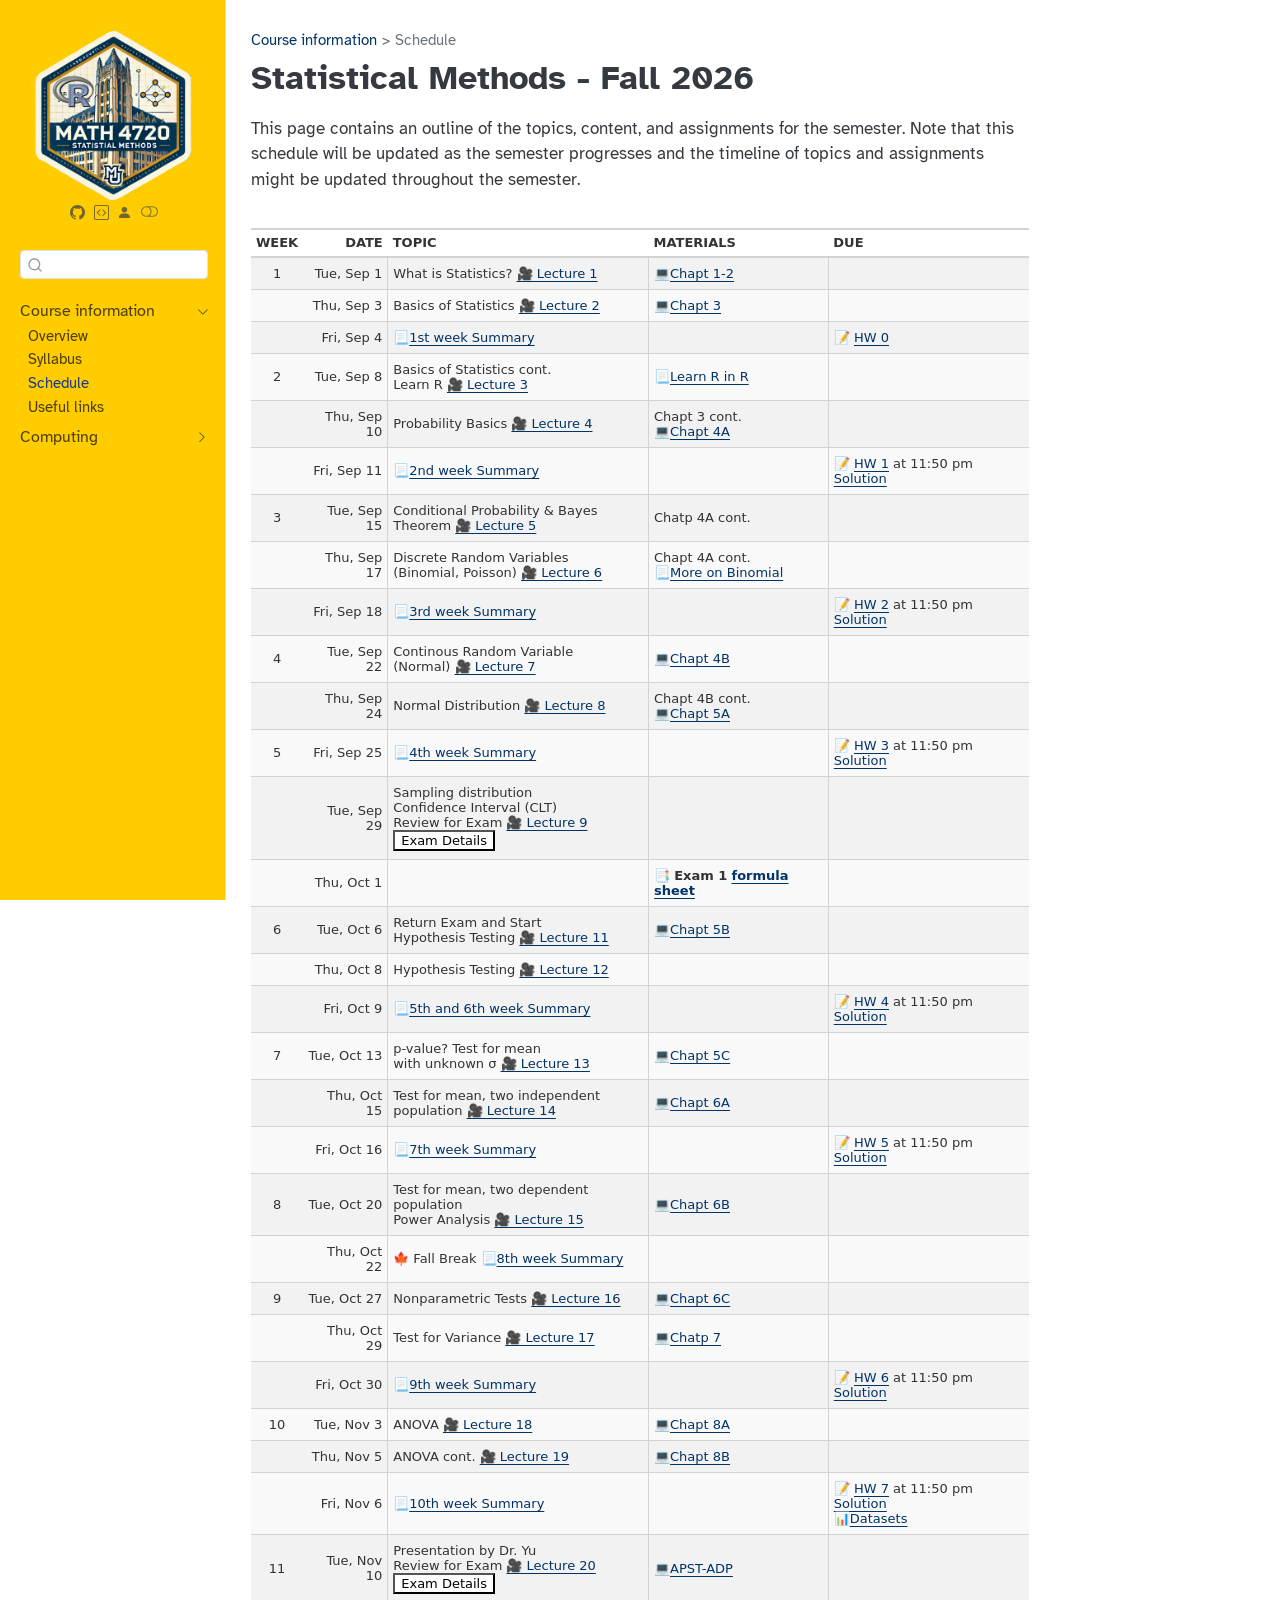
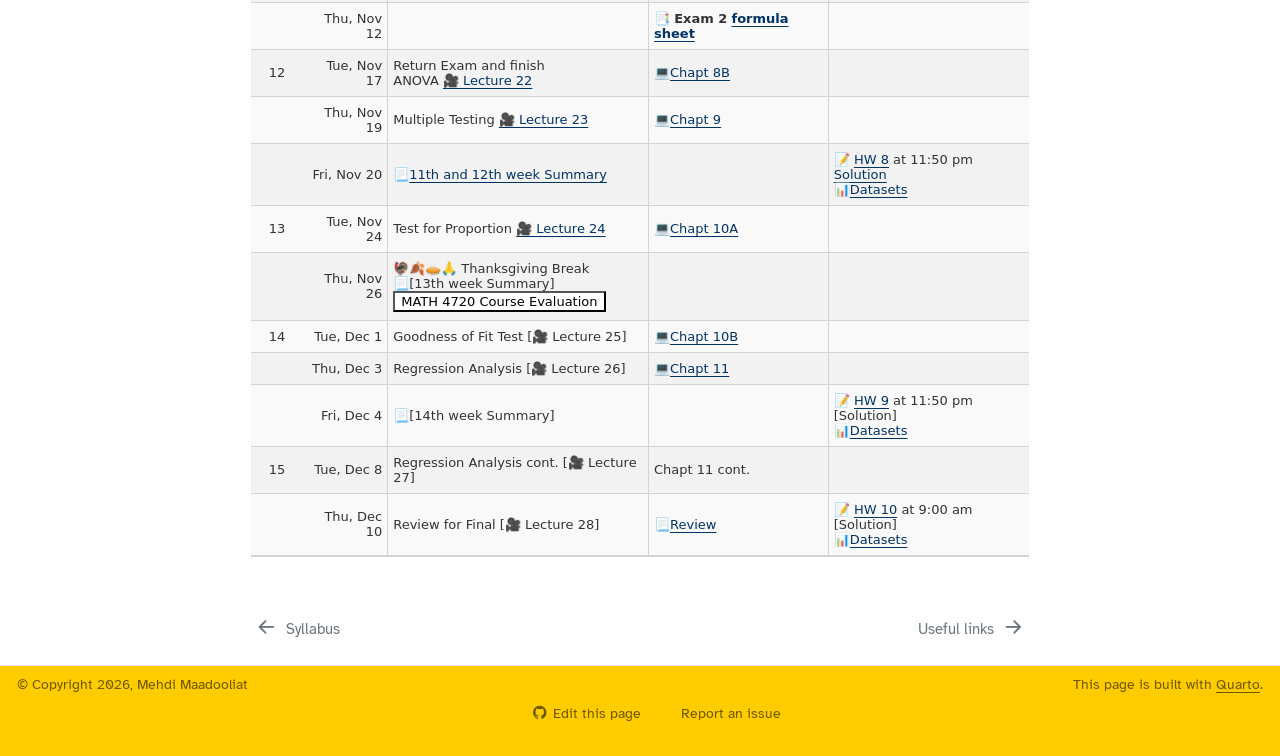
<file: index.html>
<!DOCTYPE html>
<html xmlns="http://www.w3.org/1999/xhtml" lang="en" xml:lang="en"><head>

<meta charset="utf-8">
<meta name="generator" content="quarto-1.5.9">

<meta name="viewport" content="width=device-width, initial-scale=1.0, user-scalable=yes">


<title>MATH 4720 (MSSC 5720) – Statistical Methods - Fall 2026</title>
<style>
code{white-space: pre-wrap;}
span.smallcaps{font-variant: small-caps;}
div.columns{display: flex; gap: min(4vw, 1.5em);}
div.column{flex: auto; overflow-x: auto;}
div.hanging-indent{margin-left: 1.5em; text-indent: -1.5em;}
ul.task-list{list-style: none;}
ul.task-list li input[type="checkbox"] {
  width: 0.8em;
  margin: 0 0.8em 0.2em -1em; /* quarto-specific, see https://github.com/quarto-dev/quarto-cli/issues/4556 */ 
  vertical-align: middle;
}
</style>


<script src="site_libs/quarto-nav/quarto-nav.js"></script>
<script src="site_libs/clipboard/clipboard.min.js"></script>
<script src="site_libs/quarto-search/autocomplete.umd.js"></script>
<script src="site_libs/quarto-search/fuse.min.js"></script>
<script src="site_libs/quarto-search/quarto-search.js"></script>
<meta name="quarto:offset" content="./">
<link href="./course-links.html" rel="next">
<link href="./course-syllabus.html" rel="prev">
<script src="site_libs/quarto-html/quarto.js"></script>
<script src="site_libs/quarto-html/popper.min.js"></script>
<script src="site_libs/quarto-html/tippy.umd.min.js"></script>
<script src="site_libs/quarto-html/anchor.min.js"></script>
<link href="site_libs/quarto-html/tippy.css" rel="stylesheet">
<link href="site_libs/quarto-html/quarto-syntax-highlighting.css" rel="stylesheet" class="quarto-color-scheme" id="quarto-text-highlighting-styles">
<link href="site_libs/quarto-html/quarto-syntax-highlighting-dark.css" rel="prefetch" class="quarto-color-scheme quarto-color-alternate" id="quarto-text-highlighting-styles">
<script src="site_libs/bootstrap/bootstrap.min.js"></script>
<link href="site_libs/bootstrap/bootstrap-icons.css" rel="stylesheet">
<link href="site_libs/bootstrap/bootstrap.min.css" rel="stylesheet" class="quarto-color-scheme" id="quarto-bootstrap" data-mode="light">
<link href="site_libs/bootstrap/bootstrap-dark.min.css" rel="prefetch" class="quarto-color-scheme quarto-color-alternate" id="quarto-bootstrap" data-mode="dark">
<script id="quarto-search-options" type="application/json">{
  "location": "sidebar",
  "copy-button": false,
  "collapse-after": 3,
  "panel-placement": "start",
  "type": "textbox",
  "limit": 50,
  "keyboard-shortcut": [
    "f",
    "/",
    "s"
  ],
  "show-item-context": false,
  "language": {
    "search-no-results-text": "No results",
    "search-matching-documents-text": "matching documents",
    "search-copy-link-title": "Copy link to search",
    "search-hide-matches-text": "Hide additional matches",
    "search-more-match-text": "more match in this document",
    "search-more-matches-text": "more matches in this document",
    "search-clear-button-title": "Clear",
    "search-text-placeholder": "",
    "search-detached-cancel-button-title": "Cancel",
    "search-submit-button-title": "Submit",
    "search-label": "Search"
  }
}</script>


<meta property="og:title" content="MATH 4720 (MSSC 5720) - Statistical Methods - Fall 2026">
<meta property="og:description" content="Homepage for ‘Statistical Methods’ at Marquette University, Fall 2026.">
<meta property="og:site_name" content="MATH 4720 (MSSC 5720)">
<meta name="twitter:title" content="MATH 4720 (MSSC 5720) - Statistical Methods - Fall 2026">
<meta name="twitter:description" content="Homepage for ‘Statistical Methods’ at Marquette University, Fall 2026.">
<meta name="twitter:image" content="https://tinyurl.com/f26-4720/images/twitter-card.png">
<meta name="twitter:creator" content="@mmadoliat">
<meta name="twitter:image-height" content="1080">
<meta name="twitter:image-width" content="1920">
<meta name="twitter:card" content="summary_large_image">
</head>

<body class="nav-sidebar docked">

<div id="quarto-search-results"></div>
  <header id="quarto-header" class="headroom fixed-top">
  <nav class="quarto-secondary-nav">
    <div class="container-fluid d-flex">
      <button type="button" class="quarto-btn-toggle btn" data-bs-toggle="collapse" data-bs-target=".quarto-sidebar-collapse-item" aria-controls="quarto-sidebar" aria-expanded="false" aria-label="Toggle sidebar navigation" onclick="if (window.quartoToggleHeadroom) { window.quartoToggleHeadroom(); }">
        <i class="bi bi-layout-text-sidebar-reverse"></i>
      </button>
        <nav class="quarto-page-breadcrumbs" aria-label="breadcrumb"><ol class="breadcrumb"><li class="breadcrumb-item"><a href="./course-overview.html">Course information</a></li><li class="breadcrumb-item"><a href="./index.html">Schedule</a></li></ol></nav>
        <a class="flex-grow-1" role="button" data-bs-toggle="collapse" data-bs-target=".quarto-sidebar-collapse-item" aria-controls="quarto-sidebar" aria-expanded="false" aria-label="Toggle sidebar navigation" onclick="if (window.quartoToggleHeadroom) { window.quartoToggleHeadroom(); }">      
        </a>
      <button type="button" class="btn quarto-search-button" aria-label="" onclick="window.quartoOpenSearch();">
        <i class="bi bi-search"></i>
      </button>
    </div>
  </nav>
</header>
<!-- content -->
<div id="quarto-content" class="quarto-container page-columns page-rows-contents page-layout-article">
<!-- sidebar -->
  <nav id="quarto-sidebar" class="sidebar collapse collapse-horizontal quarto-sidebar-collapse-item sidebar-navigation docked overflow-auto">
    <div class="pt-lg-2 mt-2 text-center sidebar-header">
      <a href="./index.html" class="sidebar-logo-link">
      <img src="./images/logo.png" alt="" class="sidebar-logo py-0 d-lg-inline d-none">
      </a>
      <div class="sidebar-tools-main tools-wide">
    <a href="https://github.com/mmadoliat/statmeth-f26/" title="GitHub organization" class="quarto-navigation-tool px-1" aria-label="GitHub organization"><i class="bi bi-github"></i></a>
    <a href="https://tinyurl.com/f26-4720" title="TinyURL" class="quarto-navigation-tool px-1" aria-label="TinyURL"><i class="bi bi-code-square"></i></a>
    <a href="https://d2l.mu.edu/" title="D2L" class="quarto-navigation-tool px-1" aria-label="D2L"><i class="bi bi-person-fill"></i></a>
  <a href="" class="quarto-color-scheme-toggle quarto-navigation-tool  px-1" onclick="window.quartoToggleColorScheme(); return false;" title="Toggle dark mode"><i class="bi"></i></a>
</div>
      </div>
        <div class="mt-2 flex-shrink-0 align-items-center">
        <div class="sidebar-search">
        <div id="quarto-search" class="" title="Search"></div>
        </div>
        </div>
    <div class="sidebar-menu-container"> 
    <ul class="list-unstyled mt-1">
        <li class="sidebar-item sidebar-item-section">
      <div class="sidebar-item-container"> 
            <a class="sidebar-item-text sidebar-link text-start" data-bs-toggle="collapse" data-bs-target="#quarto-sidebar-section-1" aria-expanded="true">
 <span class="menu-text">Course information</span></a>
          <a class="sidebar-item-toggle text-start" data-bs-toggle="collapse" data-bs-target="#quarto-sidebar-section-1" aria-expanded="true" aria-label="Toggle section">
            <i class="bi bi-chevron-right ms-2"></i>
          </a> 
      </div>
      <ul id="quarto-sidebar-section-1" class="collapse list-unstyled sidebar-section depth1 show">  
          <li class="sidebar-item">
  <div class="sidebar-item-container"> 
  <a href="./course-overview.html" class="sidebar-item-text sidebar-link">
 <span class="menu-text">Overview</span></a>
  </div>
</li>
          <li class="sidebar-item">
  <div class="sidebar-item-container"> 
  <a href="./course-syllabus.html" class="sidebar-item-text sidebar-link">
 <span class="menu-text">Syllabus</span></a>
  </div>
</li>
          <li class="sidebar-item">
  <div class="sidebar-item-container"> 
  <a href="./index.html" class="sidebar-item-text sidebar-link active">
 <span class="menu-text">Schedule</span></a>
  </div>
</li>
          <li class="sidebar-item">
  <div class="sidebar-item-container"> 
  <a href="./course-links.html" class="sidebar-item-text sidebar-link">
 <span class="menu-text">Useful links</span></a>
  </div>
</li>
      </ul>
  </li>
        <li class="sidebar-item sidebar-item-section">
      <div class="sidebar-item-container"> 
            <a class="sidebar-item-text sidebar-link text-start collapsed" data-bs-toggle="collapse" data-bs-target="#quarto-sidebar-section-2" aria-expanded="false">
 <span class="menu-text">Computing</span></a>
          <a class="sidebar-item-toggle text-start collapsed" data-bs-toggle="collapse" data-bs-target="#quarto-sidebar-section-2" aria-expanded="false" aria-label="Toggle section">
            <i class="bi bi-chevron-right ms-2"></i>
          </a> 
      </div>
      <ul id="quarto-sidebar-section-2" class="collapse list-unstyled sidebar-section depth1 ">  
          <li class="sidebar-item">
  <div class="sidebar-item-container"> 
  <a href="./computing/computing-cheatsheets.html" class="sidebar-item-text sidebar-link">
 <span class="menu-text">Cheatsheets</span></a>
  </div>
</li>
      </ul>
  </li>
    </ul>
    </div>
</nav>
<div id="quarto-sidebar-glass" class="quarto-sidebar-collapse-item" data-bs-toggle="collapse" data-bs-target=".quarto-sidebar-collapse-item"></div>
<!-- margin-sidebar -->
    <div id="quarto-margin-sidebar" class="sidebar margin-sidebar zindex-bottom">
        
    </div>
<!-- main -->
<main class="content" id="quarto-document-content">

<header id="title-block-header" class="quarto-title-block default"><nav class="quarto-page-breadcrumbs quarto-title-breadcrumbs d-none d-lg-block" aria-label="breadcrumb"><ol class="breadcrumb"><li class="breadcrumb-item"><a href="./course-overview.html">Course information</a></li><li class="breadcrumb-item"><a href="./index.html">Schedule</a></li></ol></nav>
<div class="quarto-title">
<h1 class="title">Statistical Methods - Fall 2026</h1>
</div>



<div class="quarto-title-meta">

    
  
    
  </div>
  


</header>


<p>This page contains an outline of the topics, content, and assignments for the semester. Note that this schedule will be updated as the semester progresses and the timeline of topics and assignments might be updated throughout the semester.</p>
<div class="cell">
<div class="cell-output-display">
<div>
<div id="gjruofldko" style="padding-left:0px;padding-right:0px;padding-top:10px;padding-bottom:10px;overflow-x:auto;overflow-y:auto;width:auto;height:auto;">
<style>#gjruofldko table {
  font-family: system-ui, 'Segoe UI', Roboto, Helvetica, Arial, sans-serif, 'Apple Color Emoji', 'Segoe UI Emoji', 'Segoe UI Symbol', 'Noto Color Emoji';
  -webkit-font-smoothing: antialiased;
  -moz-osx-font-smoothing: grayscale;
}

#gjruofldko thead, #gjruofldko tbody, #gjruofldko tfoot, #gjruofldko tr, #gjruofldko td, #gjruofldko th {
  border-style: none;
}

#gjruofldko p {
  margin: 0;
  padding: 0;
}

#gjruofldko .gt_table {
  display: table;
  border-collapse: collapse;
  line-height: normal;
  margin-left: auto;
  margin-right: auto;
  color: #333333;
  font-size: 13px;
  font-weight: normal;
  font-style: normal;
  background-color: #FFFFFF;
  width: auto;
  border-top-style: solid;
  border-top-width: 2px;
  border-top-color: #A8A8A8;
  border-right-style: none;
  border-right-width: 2px;
  border-right-color: #D3D3D3;
  border-bottom-style: solid;
  border-bottom-width: 2px;
  border-bottom-color: #A8A8A8;
  border-left-style: none;
  border-left-width: 2px;
  border-left-color: #D3D3D3;
}

#gjruofldko .gt_caption {
  padding-top: 4px;
  padding-bottom: 4px;
}

#gjruofldko .gt_title {
  color: #333333;
  font-size: 125%;
  font-weight: initial;
  padding-top: 4px;
  padding-bottom: 4px;
  padding-left: 5px;
  padding-right: 5px;
  border-bottom-color: #FFFFFF;
  border-bottom-width: 0;
}

#gjruofldko .gt_subtitle {
  color: #333333;
  font-size: 85%;
  font-weight: initial;
  padding-top: 3px;
  padding-bottom: 5px;
  padding-left: 5px;
  padding-right: 5px;
  border-top-color: #FFFFFF;
  border-top-width: 0;
}

#gjruofldko .gt_heading {
  background-color: #FFFFFF;
  text-align: center;
  border-bottom-color: #FFFFFF;
  border-left-style: none;
  border-left-width: 1px;
  border-left-color: #D3D3D3;
  border-right-style: none;
  border-right-width: 1px;
  border-right-color: #D3D3D3;
}

#gjruofldko .gt_bottom_border {
  border-bottom-style: solid;
  border-bottom-width: 2px;
  border-bottom-color: #D3D3D3;
}

#gjruofldko .gt_col_headings {
  border-top-style: solid;
  border-top-width: 2px;
  border-top-color: #D3D3D3;
  border-bottom-style: solid;
  border-bottom-width: 2px;
  border-bottom-color: #D3D3D3;
  border-left-style: none;
  border-left-width: 1px;
  border-left-color: #D3D3D3;
  border-right-style: none;
  border-right-width: 1px;
  border-right-color: #D3D3D3;
}

#gjruofldko .gt_col_heading {
  color: #333333;
  background-color: #FFFFFF;
  font-size: 100%;
  font-weight: normal;
  text-transform: inherit;
  border-left-style: none;
  border-left-width: 1px;
  border-left-color: #D3D3D3;
  border-right-style: none;
  border-right-width: 1px;
  border-right-color: #D3D3D3;
  vertical-align: bottom;
  padding-top: 5px;
  padding-bottom: 6px;
  padding-left: 5px;
  padding-right: 5px;
  overflow-x: hidden;
}

#gjruofldko .gt_column_spanner_outer {
  color: #333333;
  background-color: #FFFFFF;
  font-size: 100%;
  font-weight: normal;
  text-transform: inherit;
  padding-top: 0;
  padding-bottom: 0;
  padding-left: 4px;
  padding-right: 4px;
}

#gjruofldko .gt_column_spanner_outer:first-child {
  padding-left: 0;
}

#gjruofldko .gt_column_spanner_outer:last-child {
  padding-right: 0;
}

#gjruofldko .gt_column_spanner {
  border-bottom-style: solid;
  border-bottom-width: 2px;
  border-bottom-color: #D3D3D3;
  vertical-align: bottom;
  padding-top: 5px;
  padding-bottom: 5px;
  overflow-x: hidden;
  display: inline-block;
  width: 100%;
}

#gjruofldko .gt_spanner_row {
  border-bottom-style: hidden;
}

#gjruofldko .gt_group_heading {
  padding-top: 8px;
  padding-bottom: 8px;
  padding-left: 5px;
  padding-right: 5px;
  color: #333333;
  background-color: #FFFFFF;
  font-size: 100%;
  font-weight: initial;
  text-transform: inherit;
  border-top-style: solid;
  border-top-width: 2px;
  border-top-color: #D3D3D3;
  border-bottom-style: solid;
  border-bottom-width: 2px;
  border-bottom-color: #D3D3D3;
  border-left-style: none;
  border-left-width: 1px;
  border-left-color: #D3D3D3;
  border-right-style: none;
  border-right-width: 1px;
  border-right-color: #D3D3D3;
  vertical-align: middle;
  text-align: left;
}

#gjruofldko .gt_empty_group_heading {
  padding: 0.5px;
  color: #333333;
  background-color: #FFFFFF;
  font-size: 100%;
  font-weight: initial;
  border-top-style: solid;
  border-top-width: 2px;
  border-top-color: #D3D3D3;
  border-bottom-style: solid;
  border-bottom-width: 2px;
  border-bottom-color: #D3D3D3;
  vertical-align: middle;
}

#gjruofldko .gt_from_md > :first-child {
  margin-top: 0;
}

#gjruofldko .gt_from_md > :last-child {
  margin-bottom: 0;
}

#gjruofldko .gt_row {
  padding-top: 8px;
  padding-bottom: 8px;
  padding-left: 5px;
  padding-right: 5px;
  margin: 10px;
  border-top-style: solid;
  border-top-width: 1px;
  border-top-color: #D3D3D3;
  border-left-style: none;
  border-left-width: 1px;
  border-left-color: #D3D3D3;
  border-right-style: none;
  border-right-width: 1px;
  border-right-color: #D3D3D3;
  vertical-align: middle;
  overflow-x: hidden;
}

#gjruofldko .gt_stub {
  color: #333333;
  background-color: #FFFFFF;
  font-size: 100%;
  font-weight: initial;
  text-transform: inherit;
  border-right-style: solid;
  border-right-width: 2px;
  border-right-color: #D3D3D3;
  padding-left: 5px;
  padding-right: 5px;
}

#gjruofldko .gt_stub_row_group {
  color: #333333;
  background-color: #FFFFFF;
  font-size: 100%;
  font-weight: initial;
  text-transform: inherit;
  border-right-style: solid;
  border-right-width: 2px;
  border-right-color: #D3D3D3;
  padding-left: 5px;
  padding-right: 5px;
  vertical-align: top;
}

#gjruofldko .gt_row_group_first td {
  border-top-width: 2px;
}

#gjruofldko .gt_row_group_first th {
  border-top-width: 2px;
}

#gjruofldko .gt_summary_row {
  color: #333333;
  background-color: #FFFFFF;
  text-transform: inherit;
  padding-top: 8px;
  padding-bottom: 8px;
  padding-left: 5px;
  padding-right: 5px;
}

#gjruofldko .gt_first_summary_row {
  border-top-style: solid;
  border-top-color: #D3D3D3;
}

#gjruofldko .gt_first_summary_row.thick {
  border-top-width: 2px;
}

#gjruofldko .gt_last_summary_row {
  padding-top: 8px;
  padding-bottom: 8px;
  padding-left: 5px;
  padding-right: 5px;
  border-bottom-style: solid;
  border-bottom-width: 2px;
  border-bottom-color: #D3D3D3;
}

#gjruofldko .gt_grand_summary_row {
  color: #333333;
  background-color: #FFFFFF;
  text-transform: inherit;
  padding-top: 8px;
  padding-bottom: 8px;
  padding-left: 5px;
  padding-right: 5px;
}

#gjruofldko .gt_first_grand_summary_row {
  padding-top: 8px;
  padding-bottom: 8px;
  padding-left: 5px;
  padding-right: 5px;
  border-top-style: double;
  border-top-width: 6px;
  border-top-color: #D3D3D3;
}

#gjruofldko .gt_last_grand_summary_row_top {
  padding-top: 8px;
  padding-bottom: 8px;
  padding-left: 5px;
  padding-right: 5px;
  border-bottom-style: double;
  border-bottom-width: 6px;
  border-bottom-color: #D3D3D3;
}

#gjruofldko .gt_striped {
  background-color: rgba(128, 128, 128, 0.05);
}

#gjruofldko .gt_table_body {
  border-top-style: solid;
  border-top-width: 2px;
  border-top-color: #D3D3D3;
  border-bottom-style: solid;
  border-bottom-width: 2px;
  border-bottom-color: #D3D3D3;
}

#gjruofldko .gt_footnotes {
  color: #333333;
  background-color: #FFFFFF;
  border-bottom-style: none;
  border-bottom-width: 2px;
  border-bottom-color: #D3D3D3;
  border-left-style: none;
  border-left-width: 2px;
  border-left-color: #D3D3D3;
  border-right-style: none;
  border-right-width: 2px;
  border-right-color: #D3D3D3;
}

#gjruofldko .gt_footnote {
  margin: 0px;
  font-size: 90%;
  padding-top: 4px;
  padding-bottom: 4px;
  padding-left: 5px;
  padding-right: 5px;
}

#gjruofldko .gt_sourcenotes {
  color: #333333;
  background-color: #FFFFFF;
  border-bottom-style: none;
  border-bottom-width: 2px;
  border-bottom-color: #D3D3D3;
  border-left-style: none;
  border-left-width: 2px;
  border-left-color: #D3D3D3;
  border-right-style: none;
  border-right-width: 2px;
  border-right-color: #D3D3D3;
}

#gjruofldko .gt_sourcenote {
  font-size: 90%;
  padding-top: 4px;
  padding-bottom: 4px;
  padding-left: 5px;
  padding-right: 5px;
}

#gjruofldko .gt_left {
  text-align: left;
}

#gjruofldko .gt_center {
  text-align: center;
}

#gjruofldko .gt_right {
  text-align: right;
  font-variant-numeric: tabular-nums;
}

#gjruofldko .gt_font_normal {
  font-weight: normal;
}

#gjruofldko .gt_font_bold {
  font-weight: bold;
}

#gjruofldko .gt_font_italic {
  font-style: italic;
}

#gjruofldko .gt_super {
  font-size: 65%;
}

#gjruofldko .gt_footnote_marks {
  font-size: 75%;
  vertical-align: 0.4em;
  position: initial;
}

#gjruofldko .gt_asterisk {
  font-size: 100%;
  vertical-align: 0;
}

#gjruofldko .gt_indent_1 {
  text-indent: 5px;
}

#gjruofldko .gt_indent_2 {
  text-indent: 10px;
}

#gjruofldko .gt_indent_3 {
  text-indent: 15px;
}

#gjruofldko .gt_indent_4 {
  text-indent: 20px;
}

#gjruofldko .gt_indent_5 {
  text-indent: 25px;
}

#gjruofldko .katex-display {
  display: inline-flex !important;
  margin-bottom: 0.75em !important;
}

#gjruofldko div.Reactable > div.rt-table > div.rt-thead > div.rt-tr.rt-tr-group-header > div.rt-th-group:after {
  height: 0px !important;
}
</style>

<table class="gt_table table table-sm table-striped small" data-quarto-postprocess="true" data-quarto-disable-processing="false" data-quarto-bootstrap="false">
<thead>
<tr class="header gt_col_headings">
<th id="<div data-qmd-base64=&quot;KipXRUVLKio=&quot;><div class='gt_from_md'><p><strong>WEEK</strong></p>
</div></div>" class="gt_col_heading gt_columns_bottom_border gt_center" data-quarto-table-cell-role="th" scope="col"><p><strong>WEEK</strong></p></th>
<th id="<div data-qmd-base64=&quot;KipEQVRFKio=&quot;><div class='gt_from_md'><p><strong>DATE</strong></p>
</div></div>" class="gt_col_heading gt_columns_bottom_border gt_right" data-quarto-table-cell-role="th" scope="col"><p><strong>DATE</strong></p></th>
<th id="<div data-qmd-base64=&quot;KipUT1BJQyoq&quot;><div class='gt_from_md'><p><strong>TOPIC</strong></p>
</div></div>" class="gt_col_heading gt_columns_bottom_border gt_left" data-quarto-table-cell-role="th" scope="col"><p><strong>TOPIC</strong></p></th>
<th id="<div data-qmd-base64=&quot;KipNQVRFUklBTFMqKg==&quot;><div class='gt_from_md'><p><strong>MATERIALS</strong></p>
</div></div>" class="gt_col_heading gt_columns_bottom_border gt_left" data-quarto-table-cell-role="th" scope="col"><p><strong>MATERIALS</strong></p></th>
<th id="<div data-qmd-base64=&quot;KipEVUUqKg==&quot;><div class='gt_from_md'><p><strong>DUE</strong></p>
</div></div>" class="gt_col_heading gt_columns_bottom_border gt_left" data-quarto-table-cell-role="th" scope="col"><p><strong>DUE</strong></p></th>
</tr>
</thead>
<tbody class="gt_table_body">
<tr class="odd">
<td class="gt_row gt_center" headers="week">1</td>
<td class="gt_row gt_right" headers="date" style="border-right-width: 1px; border-right-style: solid; border-right-color: #D3D3D3">Tue, Sep 1</td>
<td class="gt_row gt_left" headers="topic" style="border-right-width: 1px; border-right-style: solid; border-right-color: #D3D3D3"><p>What is Statistics? <a href="https://marq.sharepoint.com/:v:/t/SIS_1820_1_0054/IQAE0M5m7HeLQ4xJ21-NlZm9AQFQqF8CidukUp87XTRj3QA?e=zSW6y9">🎥 Lecture 1</a></p></td>
<td class="gt_row gt_left" headers="materials" style="border-right-width: 1px; border-right-style: solid; border-right-color: #D3D3D3"><p>💻<a href="./slides/pdf/Chapt1-2.pdf">Chapt 1-2</a></p></td>
<td class="gt_row gt_left" headers="due"><br>
</td>
</tr>
<tr class="even">
<td class="gt_row gt_center gt_striped" headers="week"><br>
</td>
<td class="gt_row gt_right gt_striped" headers="date" style="border-right-width: 1px; border-right-style: solid; border-right-color: #D3D3D3">Thu, Sep 3</td>
<td class="gt_row gt_left gt_striped" headers="topic" style="border-right-width: 1px; border-right-style: solid; border-right-color: #D3D3D3"><p>Basics of Statistics <a href="https://marq.sharepoint.com/:v:/t/SIS_1820_1_0054/IQB5DtgOymg2TIJ_WgNOyyIKAStouUdgENz4pvC7JYA2u6c?e=d2HgjU">🎥 Lecture 2</a></p></td>
<td class="gt_row gt_left gt_striped" headers="materials" style="border-right-width: 1px; border-right-style: solid; border-right-color: #D3D3D3"><p>💻<a href="./slides/pdf/Chapt3.pdf">Chapt 3</a></p></td>
<td class="gt_row gt_left gt_striped" headers="due"><br>
</td>
</tr>
<tr class="odd">
<td class="gt_row gt_center" headers="week"><br>
</td>
<td class="gt_row gt_right" headers="date" style="border-right-width: 1px; border-right-style: solid; border-right-color: #D3D3D3">Fri, Sep 4</td>
<td class="gt_row gt_left" headers="topic" style="border-right-width: 1px; border-right-style: solid; border-right-color: #D3D3D3"><p>📃<a href="./summary/sum1_4720_f26.pdf">1st week Summary</a></p></td>
<td class="gt_row gt_left" headers="materials" style="border-right-width: 1px; border-right-style: solid; border-right-color: #D3D3D3"><br>
</td>
<td class="gt_row gt_left" headers="due"><p>📝 <a href="https://swirlstats.com/">HW 0</a></p></td>
</tr>
<tr class="even">
<td class="gt_row gt_center gt_striped" headers="week">2</td>
<td class="gt_row gt_right gt_striped" headers="date" style="border-right-width: 1px; border-right-style: solid; border-right-color: #D3D3D3">Tue, Sep 8</td>
<td class="gt_row gt_left gt_striped" headers="topic" style="border-right-width: 1px; border-right-style: solid; border-right-color: #D3D3D3"><p>Basics of Statistics cont. <br> Learn R <a href="https://marq.sharepoint.com/:v:/t/SIS_1820_1_0054/IQCADgsLpJd1Saa2p_ctNNuUAYOeLqgaKKxhX8M549UuA8o?e=kHAfJc">🎥 Lecture 3</a></p></td>
<td class="gt_row gt_left gt_striped" headers="materials" style="border-right-width: 1px; border-right-style: solid; border-right-color: #D3D3D3"><p>📃<a href="./slides/Learn-R.zip">Learn R in R</a></p></td>
<td class="gt_row gt_left gt_striped" headers="due"><br>
</td>
</tr>
<tr class="odd">
<td class="gt_row gt_center" headers="week"><br>
</td>
<td class="gt_row gt_right" headers="date" style="border-right-width: 1px; border-right-style: solid; border-right-color: #D3D3D3">Thu, Sep 10</td>
<td class="gt_row gt_left" headers="topic" style="border-right-width: 1px; border-right-style: solid; border-right-color: #D3D3D3"><p>Probability Basics <a href="https://marq.sharepoint.com/:v:/t/SIS_1820_1_0054/IQCIPP39GQsVSrQ3VRslP90VAfAIOR71NTC6aA5vfQbhKLU?e=FBtR9a">🎥 Lecture 4</a></p></td>
<td class="gt_row gt_left" headers="materials" style="border-right-width: 1px; border-right-style: solid; border-right-color: #D3D3D3"><p>Chapt 3 cont. <br> 💻<a href="./slides/pdf/Chapt4A.pdf">Chapt 4A</a></p></td>
<td class="gt_row gt_left" headers="due"><br>
</td>
</tr>
<tr class="even">
<td class="gt_row gt_center gt_striped" headers="week"><br>
</td>
<td class="gt_row gt_right gt_striped" headers="date" style="border-right-width: 1px; border-right-style: solid; border-right-color: #D3D3D3">Fri, Sep 11</td>
<td class="gt_row gt_left gt_striped" headers="topic" style="border-right-width: 1px; border-right-style: solid; border-right-color: #D3D3D3"><p>📃<a href="./summary/sum2_4720_f26.pdf">2nd week Summary</a></p></td>
<td class="gt_row gt_left gt_striped" headers="materials" style="border-right-width: 1px; border-right-style: solid; border-right-color: #D3D3D3"><br>
</td>
<td class="gt_row gt_left gt_striped" headers="due"><p>📝 <a href="http://d2l.mu.edu/">HW 1</a> at 11:50 pm <a href="./sol/HW1.pdf">Solution</a></p></td>
</tr>
<tr class="odd">
<td class="gt_row gt_center" headers="week">3</td>
<td class="gt_row gt_right" headers="date" style="border-right-width: 1px; border-right-style: solid; border-right-color: #D3D3D3">Tue, Sep 15</td>
<td class="gt_row gt_left" headers="topic" style="border-right-width: 1px; border-right-style: solid; border-right-color: #D3D3D3"><p>Conditional Probability &amp; Bayes <br> Theorem <a href="https://marq.sharepoint.com/:v:/t/SIS_1820_1_0054/IQASvf99N1lKRpZNWLON4J6bAQEVq9KrIjqt6Ia_ujitQu8?e=SxhSD4">🎥 Lecture 5</a></p></td>
<td class="gt_row gt_left" headers="materials" style="border-right-width: 1px; border-right-style: solid; border-right-color: #D3D3D3"><p>Chatp 4A cont.</p></td>
<td class="gt_row gt_left" headers="due"><br>
</td>
</tr>
<tr class="even">
<td class="gt_row gt_center gt_striped" headers="week"><br>
</td>
<td class="gt_row gt_right gt_striped" headers="date" style="border-right-width: 1px; border-right-style: solid; border-right-color: #D3D3D3">Thu, Sep 17</td>
<td class="gt_row gt_left gt_striped" headers="topic" style="border-right-width: 1px; border-right-style: solid; border-right-color: #D3D3D3"><p>Discrete Random Variables <br> (Binomial, Poisson) <a href="https://marq.sharepoint.com/:v:/t/SIS_1820_1_0054/IQAr_u7FqJBBR5R06zDEEdmsAZPEcB6dDrNx57WSJ9JvvkQ?e=je3g9Z">🎥 Lecture 6</a></p></td>
<td class="gt_row gt_left gt_striped" headers="materials" style="border-right-width: 1px; border-right-style: solid; border-right-color: #D3D3D3"><p>Chapt 4A cont. <br> 📃<a href="./slides/pdf/More-on-Binomial.pdf">More on Binomial</a></p></td>
<td class="gt_row gt_left gt_striped" headers="due"><br>
</td>
</tr>
<tr class="odd">
<td class="gt_row gt_center" headers="week"><br>
</td>
<td class="gt_row gt_right" headers="date" style="border-right-width: 1px; border-right-style: solid; border-right-color: #D3D3D3">Fri, Sep 18</td>
<td class="gt_row gt_left" headers="topic" style="border-right-width: 1px; border-right-style: solid; border-right-color: #D3D3D3"><p>📃<a href="./summary/sum3_4720_f26.pdf">3rd week Summary</a></p></td>
<td class="gt_row gt_left" headers="materials" style="border-right-width: 1px; border-right-style: solid; border-right-color: #D3D3D3"><br>
</td>
<td class="gt_row gt_left" headers="due"><p>📝 <a href="http://d2l.mu.edu/">HW 2</a> at 11:50 pm <a href="./sol/HW2.pdf">Solution</a></p></td>
</tr>
<tr class="even">
<td class="gt_row gt_center gt_striped" headers="week">4</td>
<td class="gt_row gt_right gt_striped" headers="date" style="border-right-width: 1px; border-right-style: solid; border-right-color: #D3D3D3">Tue, Sep 22</td>
<td class="gt_row gt_left gt_striped" headers="topic" style="border-right-width: 1px; border-right-style: solid; border-right-color: #D3D3D3"><p>Continous Random Variable <br> (Normal) <a href="https://marq.sharepoint.com/:v:/t/SIS_1820_1_0054/IQDvroE8raVOSLjffpl9OUzMAeibRpfA6EiUg4lor-uBs1Q?e=PdcCO4">🎥 Lecture 7</a></p></td>
<td class="gt_row gt_left gt_striped" headers="materials" style="border-right-width: 1px; border-right-style: solid; border-right-color: #D3D3D3"><p>💻<a href="./slides/pdf/Chapt4B.pdf">Chapt 4B</a></p></td>
<td class="gt_row gt_left gt_striped" headers="due"><br>
</td>
</tr>
<tr class="odd">
<td class="gt_row gt_center" headers="week"><br>
</td>
<td class="gt_row gt_right" headers="date" style="border-right-width: 1px; border-right-style: solid; border-right-color: #D3D3D3">Thu, Sep 24</td>
<td class="gt_row gt_left" headers="topic" style="border-right-width: 1px; border-right-style: solid; border-right-color: #D3D3D3"><p>Normal Distribution <a href="https://marq.sharepoint.com/:v:/t/SIS_1820_1_0054/IQB6mITx1pAdQqrgYXnD-UUlAS43HqaFjplX5HKz5Tyny-o?e=r2cOHQ">🎥 Lecture 8</a></p></td>
<td class="gt_row gt_left" headers="materials" style="border-right-width: 1px; border-right-style: solid; border-right-color: #D3D3D3"><p>Chapt 4B cont. <br> 💻<a href="./slides/pdf/Chapt5A.pdf">Chapt 5A</a></p></td>
<td class="gt_row gt_left" headers="due"><br>
</td>
</tr>
<tr class="even">
<td class="gt_row gt_center gt_striped" headers="week">5</td>
<td class="gt_row gt_right gt_striped" headers="date" style="border-right-width: 1px; border-right-style: solid; border-right-color: #D3D3D3">Fri, Sep 25</td>
<td class="gt_row gt_left gt_striped" headers="topic" style="border-right-width: 1px; border-right-style: solid; border-right-color: #D3D3D3"><p>📃<a href="./summary/sum4_4720_f26.pdf">4th week Summary</a></p></td>
<td class="gt_row gt_left gt_striped" headers="materials" style="border-right-width: 1px; border-right-style: solid; border-right-color: #D3D3D3"><br>
</td>
<td class="gt_row gt_left gt_striped" headers="due"><p>📝 <a href="http://d2l.mu.edu/">HW 3</a> at 11:50 pm <a href="./sol/HW3.pdf">Solution</a></p></td>
</tr>
<tr class="odd">
<td class="gt_row gt_center" headers="week"><br>
</td>
<td class="gt_row gt_right" headers="date" style="border-right-width: 1px; border-right-style: solid; border-right-color: #D3D3D3">Tue, Sep 29</td>
<td class="gt_row gt_left" headers="topic" style="border-right-width: 1px; border-right-style: solid; border-right-color: #D3D3D3"><p>Sampling distribution <br> Confidence Interval (CLT) <br> Review for Exam <a href="https://marq.sharepoint.com/:v:/t/SIS_1820_1_0054/IQD-bZplF960Trw4k_jQyA2jAR780BhhVKGorMhLhNw-Mno?e=ZlxBbP">🎥 Lecture 9</a><br> <button onclick="alert('1.) You should bring your student ID with yourself.\n 2.) You can bring the attached [formula sheet] to Exam.\n (DO NOT write anything else in the formula sheet).\n 3.) You are allowed to bring a calculator to Exam.\n 4.) You have 70 minutes to finish this exam.')">Exam Details</button></p></td>
<td class="gt_row gt_left" headers="materials" style="border-right-width: 1px; border-right-style: solid; border-right-color: #D3D3D3"><br>
</td>
<td class="gt_row gt_left" headers="due"><br>
</td>
</tr>
<tr class="even">
<td class="gt_row gt_center gt_striped" headers="week"><br>
</td>
<td class="gt_row gt_right gt_striped" headers="date" style="border-right-width: 1px; border-right-style: solid; border-right-color: #D3D3D3">Thu, Oct 1</td>
<td class="gt_row gt_left gt_striped" headers="topic" style="border-right-width: 1px; border-right-style: solid; border-right-color: #D3D3D3"><br>
</td>
<td class="gt_row gt_left gt_striped" headers="materials" style="border-right-width: 1px; border-right-style: solid; border-right-color: #D3D3D3"><p>📑 <strong>Exam 1</strong> <b><a href="./summary/formula-sheet1.pdf">formula sheet</a></b></p></td>
<td class="gt_row gt_left gt_striped" headers="due"><br>
</td>
</tr>
<tr class="odd">
<td class="gt_row gt_center" headers="week">6</td>
<td class="gt_row gt_right" headers="date" style="border-right-width: 1px; border-right-style: solid; border-right-color: #D3D3D3">Tue, Oct 6</td>
<td class="gt_row gt_left" headers="topic" style="border-right-width: 1px; border-right-style: solid; border-right-color: #D3D3D3"><p>Return Exam and Start <br> Hypothesis Testing <a href="https://marq.sharepoint.com/:v:/t/SIS_1820_1_0054/IQAFL6G9-pjlQ4eaqBLNl1U-AVBtcX6eaxH488UlX3kqulU?e=I7WwfD">🎥 Lecture 11</a></p></td>
<td class="gt_row gt_left" headers="materials" style="border-right-width: 1px; border-right-style: solid; border-right-color: #D3D3D3"><p>💻<a href="./slides/pdf/Chapt5B.pdf">Chapt 5B</a></p></td>
<td class="gt_row gt_left" headers="due"><br>
</td>
</tr>
<tr class="even">
<td class="gt_row gt_center gt_striped" headers="week"><br>
</td>
<td class="gt_row gt_right gt_striped" headers="date" style="border-right-width: 1px; border-right-style: solid; border-right-color: #D3D3D3">Thu, Oct 8</td>
<td class="gt_row gt_left gt_striped" headers="topic" style="border-right-width: 1px; border-right-style: solid; border-right-color: #D3D3D3"><p>Hypothesis Testing <a href="https://marq.sharepoint.com/:v:/t/SIS_1820_1_0054/IQBsZkIlayjDT6zrhSMX0hR9AQYBfbELiWM5JX2ykpWFacI?e=oZCBzk">🎥 Lecture 12</a></p></td>
<td class="gt_row gt_left gt_striped" headers="materials" style="border-right-width: 1px; border-right-style: solid; border-right-color: #D3D3D3"><br>
</td>
<td class="gt_row gt_left gt_striped" headers="due"><br>
</td>
</tr>
<tr class="odd">
<td class="gt_row gt_center" headers="week"><br>
</td>
<td class="gt_row gt_right" headers="date" style="border-right-width: 1px; border-right-style: solid; border-right-color: #D3D3D3">Fri, Oct 9</td>
<td class="gt_row gt_left" headers="topic" style="border-right-width: 1px; border-right-style: solid; border-right-color: #D3D3D3"><p>📃<a href="./summary/sum5-6_4720_f26.pdf">5th and 6th week Summary</a></p></td>
<td class="gt_row gt_left" headers="materials" style="border-right-width: 1px; border-right-style: solid; border-right-color: #D3D3D3"><br>
</td>
<td class="gt_row gt_left" headers="due"><p>📝 <a href="http://d2l.mu.edu/">HW 4</a> at 11:50 pm <a href="./sol/HW4.pdf">Solution</a></p></td>
</tr>
<tr class="even">
<td class="gt_row gt_center gt_striped" headers="week">7</td>
<td class="gt_row gt_right gt_striped" headers="date" style="border-right-width: 1px; border-right-style: solid; border-right-color: #D3D3D3">Tue, Oct 13</td>
<td class="gt_row gt_left gt_striped" headers="topic" style="border-right-width: 1px; border-right-style: solid; border-right-color: #D3D3D3"><p>p-value? Test for mean <br> with unknown σ <a href="https://marq.sharepoint.com/:v:/t/SIS_1820_1_0054/IQAAsGYsaX5bSaglcEQZJNNAAahgjfc2yDEv5wJJASMZRDc?e=oltGqh">🎥 Lecture 13</a></p></td>
<td class="gt_row gt_left gt_striped" headers="materials" style="border-right-width: 1px; border-right-style: solid; border-right-color: #D3D3D3"><p>💻<a href="./slides/pdf/Chapt5C.pdf">Chapt 5C</a></p></td>
<td class="gt_row gt_left gt_striped" headers="due"><br>
</td>
</tr>
<tr class="odd">
<td class="gt_row gt_center" headers="week"><br>
</td>
<td class="gt_row gt_right" headers="date" style="border-right-width: 1px; border-right-style: solid; border-right-color: #D3D3D3">Thu, Oct 15</td>
<td class="gt_row gt_left" headers="topic" style="border-right-width: 1px; border-right-style: solid; border-right-color: #D3D3D3"><p>Test for mean, two independent <br> population <a href="https://marq.sharepoint.com/:v:/t/SIS_1820_1_0054/IQAVqoQYLD9QTa6KYKGSCE4cAQ1HCAdYdKj_aSGGUVqqr2o?e=75N5lg">🎥 Lecture 14</a></p></td>
<td class="gt_row gt_left" headers="materials" style="border-right-width: 1px; border-right-style: solid; border-right-color: #D3D3D3"><p>💻<a href="./slides/pdf/Chapt6A.pdf">Chapt 6A</a></p></td>
<td class="gt_row gt_left" headers="due"><br>
</td>
</tr>
<tr class="even">
<td class="gt_row gt_center gt_striped" headers="week"><br>
</td>
<td class="gt_row gt_right gt_striped" headers="date" style="border-right-width: 1px; border-right-style: solid; border-right-color: #D3D3D3">Fri, Oct 16</td>
<td class="gt_row gt_left gt_striped" headers="topic" style="border-right-width: 1px; border-right-style: solid; border-right-color: #D3D3D3"><p>📃<a href="./summary/sum7_4720_f26.pdf">7th week Summary</a></p></td>
<td class="gt_row gt_left gt_striped" headers="materials" style="border-right-width: 1px; border-right-style: solid; border-right-color: #D3D3D3"><br>
</td>
<td class="gt_row gt_left gt_striped" headers="due"><p>📝 <a href="http://d2l.mu.edu/">HW 5</a> at 11:50 pm <a href="./sol/HW5.pdf">Solution</a></p></td>
</tr>
<tr class="odd">
<td class="gt_row gt_center" headers="week">8</td>
<td class="gt_row gt_right" headers="date" style="border-right-width: 1px; border-right-style: solid; border-right-color: #D3D3D3">Tue, Oct 20</td>
<td class="gt_row gt_left" headers="topic" style="border-right-width: 1px; border-right-style: solid; border-right-color: #D3D3D3"><p>Test for mean, two dependent population <br> Power Analysis <a href="https://marq.sharepoint.com/:v:/t/SIS_1820_1_0054/IQDmqIIbsUVDQY7ru__55Yf-Af0hTylu3hRsRbp_kOsOiYc?e=H3vpmn">🎥 Lecture 15</a></p></td>
<td class="gt_row gt_left" headers="materials" style="border-right-width: 1px; border-right-style: solid; border-right-color: #D3D3D3"><p>💻<a href="./slides/pdf/Chapt6B.pdf">Chapt 6B</a></p></td>
<td class="gt_row gt_left" headers="due"><br>
</td>
</tr>
<tr class="even">
<td class="gt_row gt_center gt_striped" headers="week"><br>
</td>
<td class="gt_row gt_right gt_striped" headers="date" style="border-right-width: 1px; border-right-style: solid; border-right-color: #D3D3D3">Thu, Oct 22</td>
<td class="gt_row gt_left gt_striped" headers="topic" style="border-right-width: 1px; border-right-style: solid; border-right-color: #D3D3D3"><p>🍁 Fall Break 📃<a href="./summary/sum8_4720_f26.pdf">8th week Summary</a></p></td>
<td class="gt_row gt_left gt_striped" headers="materials" style="border-right-width: 1px; border-right-style: solid; border-right-color: #D3D3D3"><br>
</td>
<td class="gt_row gt_left gt_striped" headers="due"><br>
</td>
</tr>
<tr class="odd">
<td class="gt_row gt_center" headers="week">9</td>
<td class="gt_row gt_right" headers="date" style="border-right-width: 1px; border-right-style: solid; border-right-color: #D3D3D3">Tue, Oct 27</td>
<td class="gt_row gt_left" headers="topic" style="border-right-width: 1px; border-right-style: solid; border-right-color: #D3D3D3"><p>Nonparametric Tests <a href="https://marq.sharepoint.com/:v:/t/SIS_1820_1_0054/IQA5ZPlUv8ueQJeSupwlANL_AdQqlaoS5q-yZPK_UtJ-rH0?e=vvAXsk">🎥 Lecture 16</a></p></td>
<td class="gt_row gt_left" headers="materials" style="border-right-width: 1px; border-right-style: solid; border-right-color: #D3D3D3"><p>💻<a href="./slides/pdf/Chapt6C.pdf">Chapt 6C</a></p></td>
<td class="gt_row gt_left" headers="due"><br>
</td>
</tr>
<tr class="even">
<td class="gt_row gt_center gt_striped" headers="week"><br>
</td>
<td class="gt_row gt_right gt_striped" headers="date" style="border-right-width: 1px; border-right-style: solid; border-right-color: #D3D3D3">Thu, Oct 29</td>
<td class="gt_row gt_left gt_striped" headers="topic" style="border-right-width: 1px; border-right-style: solid; border-right-color: #D3D3D3"><p>Test for Variance <a href="https://marq.sharepoint.com/:v:/t/SIS_1820_1_0054/IQBdQmclclakQqsb63sAP9upAd3rIDHy2YFwKjuZpouE1Y4?e=cYTPfa">🎥 Lecture 17</a></p></td>
<td class="gt_row gt_left gt_striped" headers="materials" style="border-right-width: 1px; border-right-style: solid; border-right-color: #D3D3D3"><p>💻<a href="./slides/pdf/Chapt7.pdf">Chatp 7</a></p></td>
<td class="gt_row gt_left gt_striped" headers="due"><br>
</td>
</tr>
<tr class="odd">
<td class="gt_row gt_center" headers="week"><br>
</td>
<td class="gt_row gt_right" headers="date" style="border-right-width: 1px; border-right-style: solid; border-right-color: #D3D3D3">Fri, Oct 30</td>
<td class="gt_row gt_left" headers="topic" style="border-right-width: 1px; border-right-style: solid; border-right-color: #D3D3D3"><p>📃<a href="./summary/sum9_4720_f26.pdf">9th week Summary</a></p></td>
<td class="gt_row gt_left" headers="materials" style="border-right-width: 1px; border-right-style: solid; border-right-color: #D3D3D3"><br>
</td>
<td class="gt_row gt_left" headers="due"><p>📝 <a href="http://d2l.mu.edu/">HW 6</a> at 11:50 pm <a href="./sol/HW6.pdf">Solution</a></p></td>
</tr>
<tr class="even">
<td class="gt_row gt_center gt_striped" headers="week">10</td>
<td class="gt_row gt_right gt_striped" headers="date" style="border-right-width: 1px; border-right-style: solid; border-right-color: #D3D3D3">Tue, Nov 3</td>
<td class="gt_row gt_left gt_striped" headers="topic" style="border-right-width: 1px; border-right-style: solid; border-right-color: #D3D3D3"><p>ANOVA <a href="https://marq.sharepoint.com/:v:/t/SIS_1820_1_0054/IQCa0322izQXToOli56j1s3aAc387NvEzTvvcVtuJeqjQ2c?e=Z1UqEq">🎥 Lecture 18</a></p></td>
<td class="gt_row gt_left gt_striped" headers="materials" style="border-right-width: 1px; border-right-style: solid; border-right-color: #D3D3D3"><p>💻<a href="./slides/pdf/Chapt8A.pdf">Chapt 8A</a></p></td>
<td class="gt_row gt_left gt_striped" headers="due"><br>
</td>
</tr>
<tr class="odd">
<td class="gt_row gt_center" headers="week"><br>
</td>
<td class="gt_row gt_right" headers="date" style="border-right-width: 1px; border-right-style: solid; border-right-color: #D3D3D3">Thu, Nov 5</td>
<td class="gt_row gt_left" headers="topic" style="border-right-width: 1px; border-right-style: solid; border-right-color: #D3D3D3"><p>ANOVA cont. <a href="https://marq.sharepoint.com/:v:/t/SIS_1820_1_0054/IQC7NP9ruRv_QqZ8NmID_arwATWcyiWMDMlXKlUPVjpkyAc?e=iIgehn">🎥 Lecture 19</a></p></td>
<td class="gt_row gt_left" headers="materials" style="border-right-width: 1px; border-right-style: solid; border-right-color: #D3D3D3"><p>💻<a href="./slides/pdf/Chapt8B.pdf">Chapt 8B</a></p></td>
<td class="gt_row gt_left" headers="due"><br>
</td>
</tr>
<tr class="even">
<td class="gt_row gt_center gt_striped" headers="week"><br>
</td>
<td class="gt_row gt_right gt_striped" headers="date" style="border-right-width: 1px; border-right-style: solid; border-right-color: #D3D3D3">Fri, Nov 6</td>
<td class="gt_row gt_left gt_striped" headers="topic" style="border-right-width: 1px; border-right-style: solid; border-right-color: #D3D3D3"><p>📃<a href="./summary/sum10_4720_f26.pdf">10th week Summary</a></p></td>
<td class="gt_row gt_left gt_striped" headers="materials" style="border-right-width: 1px; border-right-style: solid; border-right-color: #D3D3D3"><br>
</td>
<td class="gt_row gt_left gt_striped" headers="due"><p>📝 <a href="http://d2l.mu.edu/">HW 7</a> at 11:50 pm <a href="./sol/HW7.pdf">Solution</a> <br> 📊<a href="./sol/HW7.rda">Datasets</a></p></td>
</tr>
<tr class="odd">
<td class="gt_row gt_center" headers="week">11</td>
<td class="gt_row gt_right" headers="date" style="border-right-width: 1px; border-right-style: solid; border-right-color: #D3D3D3">Tue, Nov 10</td>
<td class="gt_row gt_left" headers="topic" style="border-right-width: 1px; border-right-style: solid; border-right-color: #D3D3D3"><p>Presentation by Dr.&nbsp;Yu <br> Review for Exam <a href="https://marq.sharepoint.com/:v:/t/SIS_1820_1_0054/IQAYc1nsbrEyR42_D6d3p01TAQuW9_q3v3__IQM_qex3HhQ?e=k4zBrC">🎥 Lecture 20</a><br> <button onclick="alert('1.) You should bring your student ID with yourself.\n 2.) You can bring the attached [formula sheet] to Exam.\n (DO NOT write anything else in the formula sheet).\n 3.) You are allowed to bring a calculator to Exam.\n 4.) You have 70 minutes to finish this exam.')">Exam Details</button></p></td>
<td class="gt_row gt_left" headers="materials" style="border-right-width: 1px; border-right-style: solid; border-right-color: #D3D3D3"><p>💻<a href="./slides/adp_yu.pptx">APST-ADP</a></p></td>
<td class="gt_row gt_left" headers="due"><br>
</td>
</tr>
<tr class="even">
<td class="gt_row gt_center gt_striped" headers="week"><br>
</td>
<td class="gt_row gt_right gt_striped" headers="date" style="border-right-width: 1px; border-right-style: solid; border-right-color: #D3D3D3">Thu, Nov 12</td>
<td class="gt_row gt_left gt_striped" headers="topic" style="border-right-width: 1px; border-right-style: solid; border-right-color: #D3D3D3"><br>
</td>
<td class="gt_row gt_left gt_striped" headers="materials" style="border-right-width: 1px; border-right-style: solid; border-right-color: #D3D3D3"><p>📑 <strong>Exam 2</strong> <b><a href="./summary/formula-sheet2.pdf">formula sheet</a></b></p></td>
<td class="gt_row gt_left gt_striped" headers="due"><br>
</td>
</tr>
<tr class="odd">
<td class="gt_row gt_center" headers="week">12</td>
<td class="gt_row gt_right" headers="date" style="border-right-width: 1px; border-right-style: solid; border-right-color: #D3D3D3">Tue, Nov 17</td>
<td class="gt_row gt_left" headers="topic" style="border-right-width: 1px; border-right-style: solid; border-right-color: #D3D3D3"><p>Return Exam and finish <br> ANOVA <a href="https://marq.sharepoint.com/:v:/t/SIS_1820_1_0054/IQASkMOK_5OYS6qQWZQH5iLhASMYdFk7lh77nKekAhFtytQ?e=TU3Ga8">🎥 Lecture 22</a></p></td>
<td class="gt_row gt_left" headers="materials" style="border-right-width: 1px; border-right-style: solid; border-right-color: #D3D3D3"><p>💻<a href="./slides/pdf/Chapt8B.pdf">Chapt 8B</a></p></td>
<td class="gt_row gt_left" headers="due"><br>
</td>
</tr>
<tr class="even">
<td class="gt_row gt_center gt_striped" headers="week"><br>
</td>
<td class="gt_row gt_right gt_striped" headers="date" style="border-right-width: 1px; border-right-style: solid; border-right-color: #D3D3D3">Thu, Nov 19</td>
<td class="gt_row gt_left gt_striped" headers="topic" style="border-right-width: 1px; border-right-style: solid; border-right-color: #D3D3D3"><p>Multiple Testing <a href="https://marq.sharepoint.com/:v:/t/SIS_1820_1_0054/IQBSqc6vaqDPQrtwtlfES23cAYWUelKTSKLNJVHoVmGzZes?e=7h20f4">🎥 Lecture 23</a></p></td>
<td class="gt_row gt_left gt_striped" headers="materials" style="border-right-width: 1px; border-right-style: solid; border-right-color: #D3D3D3"><p>💻<a href="./slides/pdf/Chapt9.pdf">Chapt 9</a></p></td>
<td class="gt_row gt_left gt_striped" headers="due"><br>
</td>
</tr>
<tr class="odd">
<td class="gt_row gt_center" headers="week"><br>
</td>
<td class="gt_row gt_right" headers="date" style="border-right-width: 1px; border-right-style: solid; border-right-color: #D3D3D3">Fri, Nov 20</td>
<td class="gt_row gt_left" headers="topic" style="border-right-width: 1px; border-right-style: solid; border-right-color: #D3D3D3"><p>📃<a href="./summary/sum11-12_4720_f26.pdf">11th and 12th week Summary</a></p></td>
<td class="gt_row gt_left" headers="materials" style="border-right-width: 1px; border-right-style: solid; border-right-color: #D3D3D3"><br>
</td>
<td class="gt_row gt_left" headers="due"><p>📝 <a href="http://d2l.mu.edu/">HW 8</a> at 11:50 pm <a href="./sol/HW8.pdf">Solution</a> <br> 📊<a href="./sol/HW8.rda">Datasets</a></p></td>
</tr>
<tr class="even">
<td class="gt_row gt_center gt_striped" headers="week">13</td>
<td class="gt_row gt_right gt_striped" headers="date" style="border-right-width: 1px; border-right-style: solid; border-right-color: #D3D3D3">Tue, Nov 24</td>
<td class="gt_row gt_left gt_striped" headers="topic" style="border-right-width: 1px; border-right-style: solid; border-right-color: #D3D3D3"><p>Test for Proportion <a href="https://marq.sharepoint.com/:v:/t/SIS_1820_1_0054/IQAfYIRRYqFmRbVydGzhTbTEAe23U2gfIBaemMXcS8kV514?e=Ke4Es5">🎥 Lecture 24</a></p></td>
<td class="gt_row gt_left gt_striped" headers="materials" style="border-right-width: 1px; border-right-style: solid; border-right-color: #D3D3D3"><p>💻<a href="./slides/pdf/Chapt10A.pdf">Chapt 10A</a></p></td>
<td class="gt_row gt_left gt_striped" headers="due"><br>
</td>
</tr>
<tr class="odd">
<td class="gt_row gt_center" headers="week"><br>
</td>
<td class="gt_row gt_right" headers="date" style="border-right-width: 1px; border-right-style: solid; border-right-color: #D3D3D3">Thu, Nov 26</td>
<td class="gt_row gt_left" headers="topic" style="border-right-width: 1px; border-right-style: solid; border-right-color: #D3D3D3"><p>🦃🍂🥧🙏 Thanksgiving Break <br> 📃[13th week Summary]<br> <button onclick="alert('Dear Students, \n\nYour evaluation of this class will be completed using the Marquette Online Course Evaluation System. Once the evaluation period has begun, you will receive an email to your eMarq e-mail account from [Marquette Course Evaluation Manager]. This email contains login information and specific instructions on how to complete your course evaluation. You can also access your evaluations at [courseval.net]. \n\nCourse evaluations are used by the university to review classes and instructors with the primary goal of improving the quality of both.  Your responses are confidential, and no identifying information about you will ever appear with your responses.  Additionally, course evaluation results will not be available to course instructors until AFTER all final grades have been submitted to the Registrar. \n\nThank you for your participation \n\nMehdi Maadooliat')">MATH 4720 Course Evaluation</button></p></td>
<td class="gt_row gt_left" headers="materials" style="border-right-width: 1px; border-right-style: solid; border-right-color: #D3D3D3"><br>
</td>
<td class="gt_row gt_left" headers="due"><br>
</td>
</tr>
<tr class="even">
<td class="gt_row gt_center gt_striped" headers="week">14</td>
<td class="gt_row gt_right gt_striped" headers="date" style="border-right-width: 1px; border-right-style: solid; border-right-color: #D3D3D3">Tue, Dec 1</td>
<td class="gt_row gt_left gt_striped" headers="topic" style="border-right-width: 1px; border-right-style: solid; border-right-color: #D3D3D3"><p>Goodness of Fit Test [🎥 Lecture 25]</p></td>
<td class="gt_row gt_left gt_striped" headers="materials" style="border-right-width: 1px; border-right-style: solid; border-right-color: #D3D3D3"><p>💻<a href="./slides/pdf/Chapt10B.pdf">Chapt 10B</a></p></td>
<td class="gt_row gt_left gt_striped" headers="due"><br>
</td>
</tr>
<tr class="odd">
<td class="gt_row gt_center" headers="week"><br>
</td>
<td class="gt_row gt_right" headers="date" style="border-right-width: 1px; border-right-style: solid; border-right-color: #D3D3D3">Thu, Dec 3</td>
<td class="gt_row gt_left" headers="topic" style="border-right-width: 1px; border-right-style: solid; border-right-color: #D3D3D3"><p>Regression Analysis [🎥 Lecture 26]</p></td>
<td class="gt_row gt_left" headers="materials" style="border-right-width: 1px; border-right-style: solid; border-right-color: #D3D3D3"><p>💻<a href="./slides/pdf/Chapt11.pdf">Chapt 11</a></p></td>
<td class="gt_row gt_left" headers="due"><br>
</td>
</tr>
<tr class="even">
<td class="gt_row gt_center gt_striped" headers="week"><br>
</td>
<td class="gt_row gt_right gt_striped" headers="date" style="border-right-width: 1px; border-right-style: solid; border-right-color: #D3D3D3">Fri, Dec 4</td>
<td class="gt_row gt_left gt_striped" headers="topic" style="border-right-width: 1px; border-right-style: solid; border-right-color: #D3D3D3"><p>📃[14th week Summary]</p></td>
<td class="gt_row gt_left gt_striped" headers="materials" style="border-right-width: 1px; border-right-style: solid; border-right-color: #D3D3D3"><br>
</td>
<td class="gt_row gt_left gt_striped" headers="due"><p>📝 <a href="http://d2l.mu.edu/">HW 9</a> at 11:50 pm [Solution] <br> 📊<a href="./sol/HW9.rda">Datasets</a></p></td>
</tr>
<tr class="odd">
<td class="gt_row gt_center" headers="week">15</td>
<td class="gt_row gt_right" headers="date" style="border-right-width: 1px; border-right-style: solid; border-right-color: #D3D3D3">Tue, Dec 8</td>
<td class="gt_row gt_left" headers="topic" style="border-right-width: 1px; border-right-style: solid; border-right-color: #D3D3D3"><p>Regression Analysis cont. [🎥 Lecture 27]</p></td>
<td class="gt_row gt_left" headers="materials" style="border-right-width: 1px; border-right-style: solid; border-right-color: #D3D3D3"><p>Chapt 11 cont.</p></td>
<td class="gt_row gt_left" headers="due"><br>
</td>
</tr>
<tr class="even">
<td class="gt_row gt_center gt_striped" headers="week"><br>
</td>
<td class="gt_row gt_right gt_striped" headers="date" style="border-right-width: 1px; border-right-style: solid; border-right-color: #D3D3D3">Thu, Dec 10</td>
<td class="gt_row gt_left gt_striped" headers="topic" style="border-right-width: 1px; border-right-style: solid; border-right-color: #D3D3D3"><p>Review for Final [🎥 Lecture 28]</p></td>
<td class="gt_row gt_left gt_striped" headers="materials" style="border-right-width: 1px; border-right-style: solid; border-right-color: #D3D3D3"><p>📃<a href="./slides/pdf/Review.pdf">Review</a></p></td>
<td class="gt_row gt_left gt_striped" headers="due"><p>📝 <a href="http://d2l.mu.edu/">HW 10</a> at 9:00 am [Solution] <br> 📊<a href="./sol/HW10.rda">Datasets</a></p></td>
</tr>
</tbody>
</table>

</div>
</div>
</div>
</div>



</main> <!-- /main -->
<script id="quarto-html-after-body" type="application/javascript">
window.document.addEventListener("DOMContentLoaded", function (event) {
  const toggleBodyColorMode = (bsSheetEl) => {
    const mode = bsSheetEl.getAttribute("data-mode");
    const bodyEl = window.document.querySelector("body");
    if (mode === "dark") {
      bodyEl.classList.add("quarto-dark");
      bodyEl.classList.remove("quarto-light");
    } else {
      bodyEl.classList.add("quarto-light");
      bodyEl.classList.remove("quarto-dark");
    }
  }
  const toggleBodyColorPrimary = () => {
    const bsSheetEl = window.document.querySelector("link#quarto-bootstrap");
    if (bsSheetEl) {
      toggleBodyColorMode(bsSheetEl);
    }
  }
  toggleBodyColorPrimary();  
  const disableStylesheet = (stylesheets) => {
    for (let i=0; i < stylesheets.length; i++) {
      const stylesheet = stylesheets[i];
      stylesheet.rel = 'prefetch';
    }
  }
  const enableStylesheet = (stylesheets) => {
    for (let i=0; i < stylesheets.length; i++) {
      const stylesheet = stylesheets[i];
      stylesheet.rel = 'stylesheet';
    }
  }
  const manageTransitions = (selector, allowTransitions) => {
    const els = window.document.querySelectorAll(selector);
    for (let i=0; i < els.length; i++) {
      const el = els[i];
      if (allowTransitions) {
        el.classList.remove('notransition');
      } else {
        el.classList.add('notransition');
      }
    }
  }
  const toggleGiscusIfUsed = (isAlternate, darkModeDefault) => {
    const baseTheme = document.querySelector('#giscus-base-theme')?.value ?? 'light';
    const alternateTheme = document.querySelector('#giscus-alt-theme')?.value ?? 'dark';
    let newTheme = '';
    if(darkModeDefault) {
      newTheme = isAlternate ? baseTheme : alternateTheme;
    } else {
      newTheme = isAlternate ? alternateTheme : baseTheme;
    }
    const changeGiscusTheme = () => {
      // From: https://github.com/giscus/giscus/issues/336
      const sendMessage = (message) => {
        const iframe = document.querySelector('iframe.giscus-frame');
        if (!iframe) return;
        iframe.contentWindow.postMessage({ giscus: message }, 'https://giscus.app');
      }
      sendMessage({
        setConfig: {
          theme: newTheme
        }
      });
    }
    const isGiscussLoaded = window.document.querySelector('iframe.giscus-frame') !== null;
    if (isGiscussLoaded) {
      changeGiscusTheme();
    }
  }
  const toggleColorMode = (alternate) => {
    // Switch the stylesheets
    const alternateStylesheets = window.document.querySelectorAll('link.quarto-color-scheme.quarto-color-alternate');
    manageTransitions('#quarto-margin-sidebar .nav-link', false);
    if (alternate) {
      enableStylesheet(alternateStylesheets);
      for (const sheetNode of alternateStylesheets) {
        if (sheetNode.id === "quarto-bootstrap") {
          toggleBodyColorMode(sheetNode);
        }
      }
    } else {
      disableStylesheet(alternateStylesheets);
      toggleBodyColorPrimary();
    }
    manageTransitions('#quarto-margin-sidebar .nav-link', true);
    // Switch the toggles
    const toggles = window.document.querySelectorAll('.quarto-color-scheme-toggle');
    for (let i=0; i < toggles.length; i++) {
      const toggle = toggles[i];
      if (toggle) {
        if (alternate) {
          toggle.classList.add("alternate");     
        } else {
          toggle.classList.remove("alternate");
        }
      }
    }
    // Hack to workaround the fact that safari doesn't
    // properly recolor the scrollbar when toggling (#1455)
    if (navigator.userAgent.indexOf('Safari') > 0 && navigator.userAgent.indexOf('Chrome') == -1) {
      manageTransitions("body", false);
      window.scrollTo(0, 1);
      setTimeout(() => {
        window.scrollTo(0, 0);
        manageTransitions("body", true);
      }, 40);  
    }
  }
  const isFileUrl = () => { 
    return window.location.protocol === 'file:';
  }
  const hasAlternateSentinel = () => {  
    let styleSentinel = getColorSchemeSentinel();
    if (styleSentinel !== null) {
      return styleSentinel === "alternate";
    } else {
      return false;
    }
  }
  const setStyleSentinel = (alternate) => {
    const value = alternate ? "alternate" : "default";
    if (!isFileUrl()) {
      window.localStorage.setItem("quarto-color-scheme", value);
    } else {
      localAlternateSentinel = value;
    }
  }
  const getColorSchemeSentinel = () => {
    if (!isFileUrl()) {
      const storageValue = window.localStorage.getItem("quarto-color-scheme");
      return storageValue != null ? storageValue : localAlternateSentinel;
    } else {
      return localAlternateSentinel;
    }
  }
  const darkModeDefault = false;
  let localAlternateSentinel = darkModeDefault ? 'alternate' : 'default';
  // Dark / light mode switch
  window.quartoToggleColorScheme = () => {
    // Read the current dark / light value 
    let toAlternate = !hasAlternateSentinel();
    toggleColorMode(toAlternate);
    setStyleSentinel(toAlternate);
    toggleGiscusIfUsed(toAlternate, darkModeDefault);
  };
  // Ensure there is a toggle, if there isn't float one in the top right
  if (window.document.querySelector('.quarto-color-scheme-toggle') === null) {
    const a = window.document.createElement('a');
    a.classList.add('top-right');
    a.classList.add('quarto-color-scheme-toggle');
    a.href = "";
    a.onclick = function() { try { window.quartoToggleColorScheme(); } catch {} return false; };
    const i = window.document.createElement("i");
    i.classList.add('bi');
    a.appendChild(i);
    window.document.body.appendChild(a);
  }
  // Switch to dark mode if need be
  if (hasAlternateSentinel()) {
    toggleColorMode(true);
  } else {
    toggleColorMode(false);
  }
  const icon = "";
  const anchorJS = new window.AnchorJS();
  anchorJS.options = {
    placement: 'right',
    icon: icon
  };
  anchorJS.add('.anchored');
  const isCodeAnnotation = (el) => {
    for (const clz of el.classList) {
      if (clz.startsWith('code-annotation-')) {                     
        return true;
      }
    }
    return false;
  }
  const clipboard = new window.ClipboardJS('.code-copy-button', {
    text: function(trigger) {
      const codeEl = trigger.previousElementSibling.cloneNode(true);
      for (const childEl of codeEl.children) {
        if (isCodeAnnotation(childEl)) {
          childEl.remove();
        }
      }
      return codeEl.innerText;
    }
  });
  clipboard.on('success', function(e) {
    // button target
    const button = e.trigger;
    // don't keep focus
    button.blur();
    // flash "checked"
    button.classList.add('code-copy-button-checked');
    var currentTitle = button.getAttribute("title");
    button.setAttribute("title", "Copied!");
    let tooltip;
    if (window.bootstrap) {
      button.setAttribute("data-bs-toggle", "tooltip");
      button.setAttribute("data-bs-placement", "left");
      button.setAttribute("data-bs-title", "Copied!");
      tooltip = new bootstrap.Tooltip(button, 
        { trigger: "manual", 
          customClass: "code-copy-button-tooltip",
          offset: [0, -8]});
      tooltip.show();    
    }
    setTimeout(function() {
      if (tooltip) {
        tooltip.hide();
        button.removeAttribute("data-bs-title");
        button.removeAttribute("data-bs-toggle");
        button.removeAttribute("data-bs-placement");
      }
      button.setAttribute("title", currentTitle);
      button.classList.remove('code-copy-button-checked');
    }, 1000);
    // clear code selection
    e.clearSelection();
  });
  function tippyHover(el, contentFn, onTriggerFn, onUntriggerFn) {
    const config = {
      allowHTML: true,
      maxWidth: 500,
      delay: 100,
      arrow: false,
      appendTo: function(el) {
          return el.parentElement;
      },
      interactive: true,
      interactiveBorder: 10,
      theme: 'quarto',
      placement: 'bottom-start',
    };
    if (contentFn) {
      config.content = contentFn;
    }
    if (onTriggerFn) {
      config.onTrigger = onTriggerFn;
    }
    if (onUntriggerFn) {
      config.onUntrigger = onUntriggerFn;
    }
    window.tippy(el, config); 
  }
  const noterefs = window.document.querySelectorAll('a[role="doc-noteref"]');
  for (var i=0; i<noterefs.length; i++) {
    const ref = noterefs[i];
    tippyHover(ref, function() {
      // use id or data attribute instead here
      let href = ref.getAttribute('data-footnote-href') || ref.getAttribute('href');
      try { href = new URL(href).hash; } catch {}
      const id = href.replace(/^#\/?/, "");
      const note = window.document.getElementById(id);
      return note.innerHTML;
    });
  }
  const xrefs = window.document.querySelectorAll('a.quarto-xref');
  const processXRef = (id, note) => {
    // Strip column container classes
    const stripColumnClz = (el) => {
      el.classList.remove("page-full", "page-columns");
      if (el.children) {
        for (const child of el.children) {
          stripColumnClz(child);
        }
      }
    }
    stripColumnClz(note)
    if (id === null || id.startsWith('sec-')) {
      // Special case sections, only their first couple elements
      const container = document.createElement("div");
      if (note.children && note.children.length > 2) {
        container.appendChild(note.children[0].cloneNode(true));
        for (let i = 1; i < note.children.length; i++) {
          const child = note.children[i];
          if (child.tagName === "P" && child.innerText === "") {
            continue;
          } else {
            container.appendChild(child.cloneNode(true));
            break;
          }
        }
        if (window.Quarto?.typesetMath) {
          window.Quarto.typesetMath(container);
        }
        return container.innerHTML
      } else {
        if (window.Quarto?.typesetMath) {
          window.Quarto.typesetMath(note);
        }
        return note.innerHTML;
      }
    } else {
      // Remove any anchor links if they are present
      const anchorLink = note.querySelector('a.anchorjs-link');
      if (anchorLink) {
        anchorLink.remove();
      }
      if (window.Quarto?.typesetMath) {
        window.Quarto.typesetMath(note);
      }
      // TODO in 1.5, we should make sure this works without a callout special case
      if (note.classList.contains("callout")) {
        return note.outerHTML;
      } else {
        return note.innerHTML;
      }
    }
  }
  for (var i=0; i<xrefs.length; i++) {
    const xref = xrefs[i];
    tippyHover(xref, undefined, function(instance) {
      instance.disable();
      let url = xref.getAttribute('href');
      let hash = undefined; 
      if (url.startsWith('#')) {
        hash = url;
      } else {
        try { hash = new URL(url).hash; } catch {}
      }
      if (hash) {
        const id = hash.replace(/^#\/?/, "");
        const note = window.document.getElementById(id);
        if (note !== null) {
          try {
            const html = processXRef(id, note.cloneNode(true));
            instance.setContent(html);
          } finally {
            instance.enable();
            instance.show();
          }
        } else {
          // See if we can fetch this
          fetch(url.split('#')[0])
          .then(res => res.text())
          .then(html => {
            const parser = new DOMParser();
            const htmlDoc = parser.parseFromString(html, "text/html");
            const note = htmlDoc.getElementById(id);
            if (note !== null) {
              const html = processXRef(id, note);
              instance.setContent(html);
            } 
          }).finally(() => {
            instance.enable();
            instance.show();
          });
        }
      } else {
        // See if we can fetch a full url (with no hash to target)
        // This is a special case and we should probably do some content thinning / targeting
        fetch(url)
        .then(res => res.text())
        .then(html => {
          const parser = new DOMParser();
          const htmlDoc = parser.parseFromString(html, "text/html");
          const note = htmlDoc.querySelector('main.content');
          if (note !== null) {
            // This should only happen for chapter cross references
            // (since there is no id in the URL)
            // remove the first header
            if (note.children.length > 0 && note.children[0].tagName === "HEADER") {
              note.children[0].remove();
            }
            const html = processXRef(null, note);
            instance.setContent(html);
          } 
        }).finally(() => {
          instance.enable();
          instance.show();
        });
      }
    }, function(instance) {
    });
  }
      let selectedAnnoteEl;
      const selectorForAnnotation = ( cell, annotation) => {
        let cellAttr = 'data-code-cell="' + cell + '"';
        let lineAttr = 'data-code-annotation="' +  annotation + '"';
        const selector = 'span[' + cellAttr + '][' + lineAttr + ']';
        return selector;
      }
      const selectCodeLines = (annoteEl) => {
        const doc = window.document;
        const targetCell = annoteEl.getAttribute("data-target-cell");
        const targetAnnotation = annoteEl.getAttribute("data-target-annotation");
        const annoteSpan = window.document.querySelector(selectorForAnnotation(targetCell, targetAnnotation));
        const lines = annoteSpan.getAttribute("data-code-lines").split(",");
        const lineIds = lines.map((line) => {
          return targetCell + "-" + line;
        })
        let top = null;
        let height = null;
        let parent = null;
        if (lineIds.length > 0) {
            //compute the position of the single el (top and bottom and make a div)
            const el = window.document.getElementById(lineIds[0]);
            top = el.offsetTop;
            height = el.offsetHeight;
            parent = el.parentElement.parentElement;
          if (lineIds.length > 1) {
            const lastEl = window.document.getElementById(lineIds[lineIds.length - 1]);
            const bottom = lastEl.offsetTop + lastEl.offsetHeight;
            height = bottom - top;
          }
          if (top !== null && height !== null && parent !== null) {
            // cook up a div (if necessary) and position it 
            let div = window.document.getElementById("code-annotation-line-highlight");
            if (div === null) {
              div = window.document.createElement("div");
              div.setAttribute("id", "code-annotation-line-highlight");
              div.style.position = 'absolute';
              parent.appendChild(div);
            }
            div.style.top = top - 2 + "px";
            div.style.height = height + 4 + "px";
            div.style.left = 0;
            let gutterDiv = window.document.getElementById("code-annotation-line-highlight-gutter");
            if (gutterDiv === null) {
              gutterDiv = window.document.createElement("div");
              gutterDiv.setAttribute("id", "code-annotation-line-highlight-gutter");
              gutterDiv.style.position = 'absolute';
              const codeCell = window.document.getElementById(targetCell);
              const gutter = codeCell.querySelector('.code-annotation-gutter');
              gutter.appendChild(gutterDiv);
            }
            gutterDiv.style.top = top - 2 + "px";
            gutterDiv.style.height = height + 4 + "px";
          }
          selectedAnnoteEl = annoteEl;
        }
      };
      const unselectCodeLines = () => {
        const elementsIds = ["code-annotation-line-highlight", "code-annotation-line-highlight-gutter"];
        elementsIds.forEach((elId) => {
          const div = window.document.getElementById(elId);
          if (div) {
            div.remove();
          }
        });
        selectedAnnoteEl = undefined;
      };
        // Handle positioning of the toggle
    window.addEventListener(
      "resize",
      throttle(() => {
        elRect = undefined;
        if (selectedAnnoteEl) {
          selectCodeLines(selectedAnnoteEl);
        }
      }, 10)
    );
    function throttle(fn, ms) {
    let throttle = false;
    let timer;
      return (...args) => {
        if(!throttle) { // first call gets through
            fn.apply(this, args);
            throttle = true;
        } else { // all the others get throttled
            if(timer) clearTimeout(timer); // cancel #2
            timer = setTimeout(() => {
              fn.apply(this, args);
              timer = throttle = false;
            }, ms);
        }
      };
    }
      // Attach click handler to the DT
      const annoteDls = window.document.querySelectorAll('dt[data-target-cell]');
      for (const annoteDlNode of annoteDls) {
        annoteDlNode.addEventListener('click', (event) => {
          const clickedEl = event.target;
          if (clickedEl !== selectedAnnoteEl) {
            unselectCodeLines();
            const activeEl = window.document.querySelector('dt[data-target-cell].code-annotation-active');
            if (activeEl) {
              activeEl.classList.remove('code-annotation-active');
            }
            selectCodeLines(clickedEl);
            clickedEl.classList.add('code-annotation-active');
          } else {
            // Unselect the line
            unselectCodeLines();
            clickedEl.classList.remove('code-annotation-active');
          }
        });
      }
  const findCites = (el) => {
    const parentEl = el.parentElement;
    if (parentEl) {
      const cites = parentEl.dataset.cites;
      if (cites) {
        return {
          el,
          cites: cites.split(' ')
        };
      } else {
        return findCites(el.parentElement)
      }
    } else {
      return undefined;
    }
  };
  var bibliorefs = window.document.querySelectorAll('a[role="doc-biblioref"]');
  for (var i=0; i<bibliorefs.length; i++) {
    const ref = bibliorefs[i];
    const citeInfo = findCites(ref);
    if (citeInfo) {
      tippyHover(citeInfo.el, function() {
        var popup = window.document.createElement('div');
        citeInfo.cites.forEach(function(cite) {
          var citeDiv = window.document.createElement('div');
          citeDiv.classList.add('hanging-indent');
          citeDiv.classList.add('csl-entry');
          var biblioDiv = window.document.getElementById('ref-' + cite);
          if (biblioDiv) {
            citeDiv.innerHTML = biblioDiv.innerHTML;
          }
          popup.appendChild(citeDiv);
        });
        return popup.innerHTML;
      });
    }
  }
});
</script>
<nav class="page-navigation">
  <div class="nav-page nav-page-previous">
      <a href="./course-syllabus.html" class="pagination-link" aria-label="Syllabus">
        <i class="bi bi-arrow-left-short"></i> <span class="nav-page-text">Syllabus</span>
      </a>          
  </div>
  <div class="nav-page nav-page-next">
      <a href="./course-links.html" class="pagination-link" aria-label="Useful links">
        <span class="nav-page-text">Useful links</span> <i class="bi bi-arrow-right-short"></i>
      </a>
  </div>
</nav>
</div> <!-- /content -->
<footer class="footer">
  <div class="nav-footer">
    <div class="nav-footer-left">
<p>© Copyright 2026, Mehdi Maadooliat</p>
</div>   
    <div class="nav-footer-center">
      &nbsp;
    <div class="toc-actions"><ul><li><a href="https://github.com/mmadoliat/statmeth-f26/edit/main/index.qmd" class="toc-action"><i class="bi bi-github"></i>Edit this page</a></li><li><a href="https://github.com/mmadoliat/statmeth-f26/issues/new" class="toc-action"><i class="bi empty"></i>Report an issue</a></li></ul></div></div>
    <div class="nav-footer-right">
<p>This page is built with <a href="https://quarto.org/">Quarto</a>.</p>
</div>
  </div>
</footer>




</body></html>
</file>
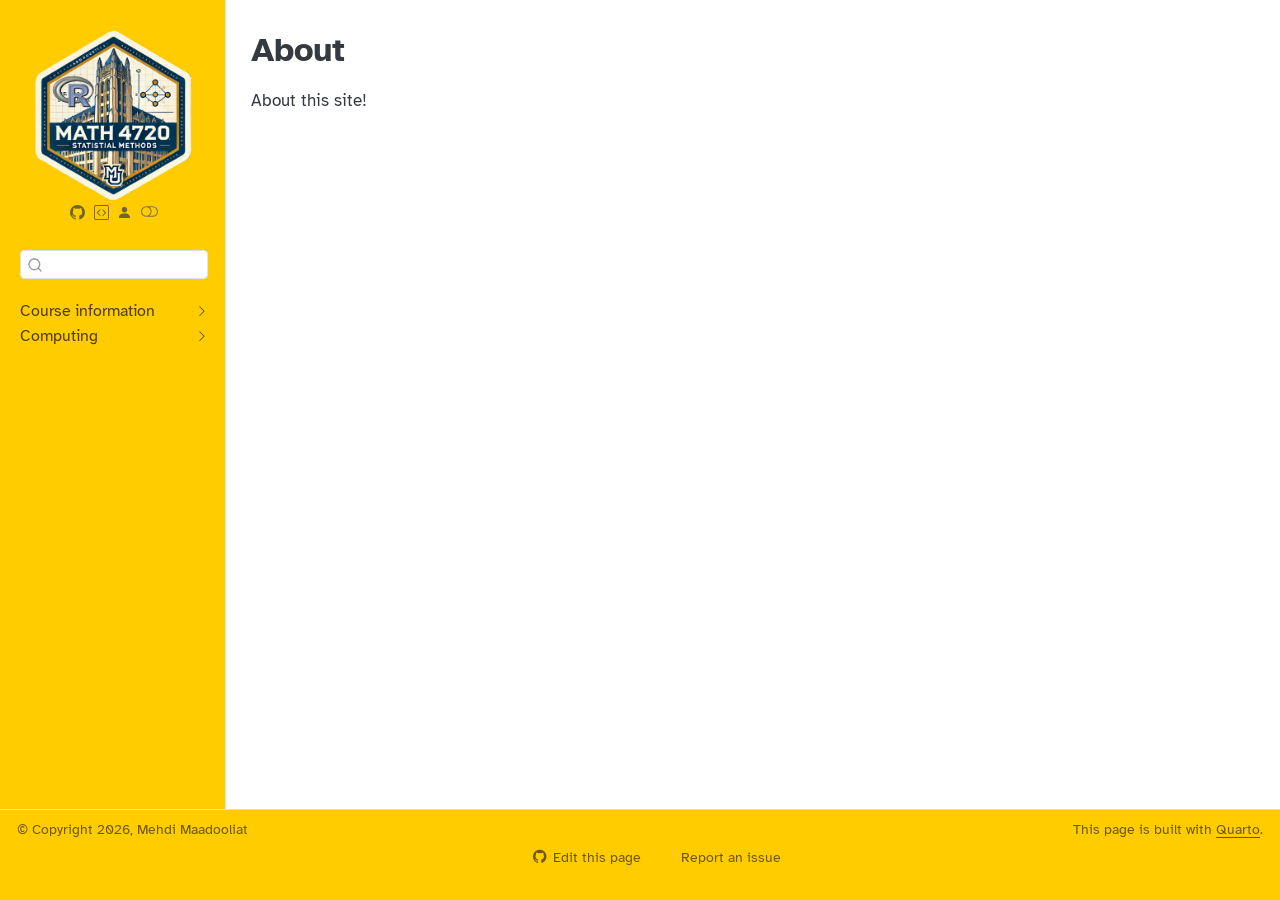
<file: about.html>
<!DOCTYPE html>
<html xmlns="http://www.w3.org/1999/xhtml" lang="en" xml:lang="en"><head>

<meta charset="utf-8">
<meta name="generator" content="quarto-1.5.9">

<meta name="viewport" content="width=device-width, initial-scale=1.0, user-scalable=yes">


<title>MATH 4720 (MSSC 5720) – About</title>
<style>
code{white-space: pre-wrap;}
span.smallcaps{font-variant: small-caps;}
div.columns{display: flex; gap: min(4vw, 1.5em);}
div.column{flex: auto; overflow-x: auto;}
div.hanging-indent{margin-left: 1.5em; text-indent: -1.5em;}
ul.task-list{list-style: none;}
ul.task-list li input[type="checkbox"] {
  width: 0.8em;
  margin: 0 0.8em 0.2em -1em; /* quarto-specific, see https://github.com/quarto-dev/quarto-cli/issues/4556 */ 
  vertical-align: middle;
}
</style>


<script src="site_libs/quarto-nav/quarto-nav.js"></script>
<script src="site_libs/clipboard/clipboard.min.js"></script>
<script src="site_libs/quarto-search/autocomplete.umd.js"></script>
<script src="site_libs/quarto-search/fuse.min.js"></script>
<script src="site_libs/quarto-search/quarto-search.js"></script>
<meta name="quarto:offset" content="./">
<script src="site_libs/quarto-html/quarto.js"></script>
<script src="site_libs/quarto-html/popper.min.js"></script>
<script src="site_libs/quarto-html/tippy.umd.min.js"></script>
<script src="site_libs/quarto-html/anchor.min.js"></script>
<link href="site_libs/quarto-html/tippy.css" rel="stylesheet">
<link href="site_libs/quarto-html/quarto-syntax-highlighting.css" rel="stylesheet" class="quarto-color-scheme" id="quarto-text-highlighting-styles">
<link href="site_libs/quarto-html/quarto-syntax-highlighting-dark.css" rel="prefetch" class="quarto-color-scheme quarto-color-alternate" id="quarto-text-highlighting-styles">
<script src="site_libs/bootstrap/bootstrap.min.js"></script>
<link href="site_libs/bootstrap/bootstrap-icons.css" rel="stylesheet">
<link href="site_libs/bootstrap/bootstrap.min.css" rel="stylesheet" class="quarto-color-scheme" id="quarto-bootstrap" data-mode="light">
<link href="site_libs/bootstrap/bootstrap-dark.min.css" rel="prefetch" class="quarto-color-scheme quarto-color-alternate" id="quarto-bootstrap" data-mode="dark">
<script id="quarto-search-options" type="application/json">{
  "location": "sidebar",
  "copy-button": false,
  "collapse-after": 3,
  "panel-placement": "start",
  "type": "textbox",
  "limit": 50,
  "keyboard-shortcut": [
    "f",
    "/",
    "s"
  ],
  "show-item-context": false,
  "language": {
    "search-no-results-text": "No results",
    "search-matching-documents-text": "matching documents",
    "search-copy-link-title": "Copy link to search",
    "search-hide-matches-text": "Hide additional matches",
    "search-more-match-text": "more match in this document",
    "search-more-matches-text": "more matches in this document",
    "search-clear-button-title": "Clear",
    "search-text-placeholder": "",
    "search-detached-cancel-button-title": "Cancel",
    "search-submit-button-title": "Submit",
    "search-label": "Search"
  }
}</script>


<meta property="og:title" content="MATH 4720 (MSSC 5720) - About">
<meta property="og:description" content="Homepage for ‘Statistical Methods’ at Marquette University, Fall 2026.">
<meta property="og:site_name" content="MATH 4720 (MSSC 5720)">
<meta name="twitter:title" content="MATH 4720 (MSSC 5720) - About">
<meta name="twitter:description" content="Homepage for ‘Statistical Methods’ at Marquette University, Fall 2026.">
<meta name="twitter:image" content="https://tinyurl.com/f26-4720/images/twitter-card.png">
<meta name="twitter:creator" content="@mmadoliat">
<meta name="twitter:image-height" content="1080">
<meta name="twitter:image-width" content="1920">
<meta name="twitter:card" content="summary_large_image">
</head>

<body class="nav-sidebar docked">

<div id="quarto-search-results"></div>
  <header id="quarto-header" class="headroom fixed-top">
  <nav class="quarto-secondary-nav">
    <div class="container-fluid d-flex">
      <button type="button" class="quarto-btn-toggle btn" data-bs-toggle="collapse" data-bs-target=".quarto-sidebar-collapse-item" aria-controls="quarto-sidebar" aria-expanded="false" aria-label="Toggle sidebar navigation" onclick="if (window.quartoToggleHeadroom) { window.quartoToggleHeadroom(); }">
        <i class="bi bi-layout-text-sidebar-reverse"></i>
      </button>
        <nav class="quarto-page-breadcrumbs" aria-label="breadcrumb"><ol class="breadcrumb"><li class="breadcrumb-item">About</li></ol></nav>
        <a class="flex-grow-1" role="button" data-bs-toggle="collapse" data-bs-target=".quarto-sidebar-collapse-item" aria-controls="quarto-sidebar" aria-expanded="false" aria-label="Toggle sidebar navigation" onclick="if (window.quartoToggleHeadroom) { window.quartoToggleHeadroom(); }">      
        </a>
      <button type="button" class="btn quarto-search-button" aria-label="" onclick="window.quartoOpenSearch();">
        <i class="bi bi-search"></i>
      </button>
    </div>
  </nav>
</header>
<!-- content -->
<div id="quarto-content" class="quarto-container page-columns page-rows-contents page-layout-article">
<!-- sidebar -->
  <nav id="quarto-sidebar" class="sidebar collapse collapse-horizontal quarto-sidebar-collapse-item sidebar-navigation docked overflow-auto">
    <div class="pt-lg-2 mt-2 text-center sidebar-header">
      <a href="./index.html" class="sidebar-logo-link">
      <img src="./images/logo.png" alt="" class="sidebar-logo py-0 d-lg-inline d-none">
      </a>
      <div class="sidebar-tools-main tools-wide">
    <a href="https://github.com/mmadoliat/statmeth-f26/" title="GitHub organization" class="quarto-navigation-tool px-1" aria-label="GitHub organization"><i class="bi bi-github"></i></a>
    <a href="https://tinyurl.com/f26-4720" title="TinyURL" class="quarto-navigation-tool px-1" aria-label="TinyURL"><i class="bi bi-code-square"></i></a>
    <a href="https://d2l.mu.edu/" title="D2L" class="quarto-navigation-tool px-1" aria-label="D2L"><i class="bi bi-person-fill"></i></a>
  <a href="" class="quarto-color-scheme-toggle quarto-navigation-tool  px-1" onclick="window.quartoToggleColorScheme(); return false;" title="Toggle dark mode"><i class="bi"></i></a>
</div>
      </div>
        <div class="mt-2 flex-shrink-0 align-items-center">
        <div class="sidebar-search">
        <div id="quarto-search" class="" title="Search"></div>
        </div>
        </div>
    <div class="sidebar-menu-container"> 
    <ul class="list-unstyled mt-1">
        <li class="sidebar-item sidebar-item-section">
      <div class="sidebar-item-container"> 
            <a class="sidebar-item-text sidebar-link text-start collapsed" data-bs-toggle="collapse" data-bs-target="#quarto-sidebar-section-1" aria-expanded="false">
 <span class="menu-text">Course information</span></a>
          <a class="sidebar-item-toggle text-start collapsed" data-bs-toggle="collapse" data-bs-target="#quarto-sidebar-section-1" aria-expanded="false" aria-label="Toggle section">
            <i class="bi bi-chevron-right ms-2"></i>
          </a> 
      </div>
      <ul id="quarto-sidebar-section-1" class="collapse list-unstyled sidebar-section depth1 ">  
          <li class="sidebar-item">
  <div class="sidebar-item-container"> 
  <a href="./course-overview.html" class="sidebar-item-text sidebar-link">
 <span class="menu-text">Overview</span></a>
  </div>
</li>
          <li class="sidebar-item">
  <div class="sidebar-item-container"> 
  <a href="./course-syllabus.html" class="sidebar-item-text sidebar-link">
 <span class="menu-text">Syllabus</span></a>
  </div>
</li>
          <li class="sidebar-item">
  <div class="sidebar-item-container"> 
  <a href="./index.html" class="sidebar-item-text sidebar-link">
 <span class="menu-text">Schedule</span></a>
  </div>
</li>
          <li class="sidebar-item">
  <div class="sidebar-item-container"> 
  <a href="./course-links.html" class="sidebar-item-text sidebar-link">
 <span class="menu-text">Useful links</span></a>
  </div>
</li>
      </ul>
  </li>
        <li class="sidebar-item sidebar-item-section">
      <div class="sidebar-item-container"> 
            <a class="sidebar-item-text sidebar-link text-start collapsed" data-bs-toggle="collapse" data-bs-target="#quarto-sidebar-section-2" aria-expanded="false">
 <span class="menu-text">Computing</span></a>
          <a class="sidebar-item-toggle text-start collapsed" data-bs-toggle="collapse" data-bs-target="#quarto-sidebar-section-2" aria-expanded="false" aria-label="Toggle section">
            <i class="bi bi-chevron-right ms-2"></i>
          </a> 
      </div>
      <ul id="quarto-sidebar-section-2" class="collapse list-unstyled sidebar-section depth1 ">  
          <li class="sidebar-item">
  <div class="sidebar-item-container"> 
  <a href="./computing/computing-cheatsheets.html" class="sidebar-item-text sidebar-link">
 <span class="menu-text">Cheatsheets</span></a>
  </div>
</li>
      </ul>
  </li>
    </ul>
    </div>
</nav>
<div id="quarto-sidebar-glass" class="quarto-sidebar-collapse-item" data-bs-toggle="collapse" data-bs-target=".quarto-sidebar-collapse-item"></div>
<!-- margin-sidebar -->
    <div id="quarto-margin-sidebar" class="sidebar margin-sidebar zindex-bottom">
        
    </div>
<!-- main -->
<main class="content" id="quarto-document-content">

<header id="title-block-header" class="quarto-title-block default">
<div class="quarto-title">
<h1 class="title">About</h1>
</div>



<div class="quarto-title-meta">

    
  
    
  </div>
  


</header>


<p>About this site!</p>



</main> <!-- /main -->
<script id="quarto-html-after-body" type="application/javascript">
window.document.addEventListener("DOMContentLoaded", function (event) {
  const toggleBodyColorMode = (bsSheetEl) => {
    const mode = bsSheetEl.getAttribute("data-mode");
    const bodyEl = window.document.querySelector("body");
    if (mode === "dark") {
      bodyEl.classList.add("quarto-dark");
      bodyEl.classList.remove("quarto-light");
    } else {
      bodyEl.classList.add("quarto-light");
      bodyEl.classList.remove("quarto-dark");
    }
  }
  const toggleBodyColorPrimary = () => {
    const bsSheetEl = window.document.querySelector("link#quarto-bootstrap");
    if (bsSheetEl) {
      toggleBodyColorMode(bsSheetEl);
    }
  }
  toggleBodyColorPrimary();  
  const disableStylesheet = (stylesheets) => {
    for (let i=0; i < stylesheets.length; i++) {
      const stylesheet = stylesheets[i];
      stylesheet.rel = 'prefetch';
    }
  }
  const enableStylesheet = (stylesheets) => {
    for (let i=0; i < stylesheets.length; i++) {
      const stylesheet = stylesheets[i];
      stylesheet.rel = 'stylesheet';
    }
  }
  const manageTransitions = (selector, allowTransitions) => {
    const els = window.document.querySelectorAll(selector);
    for (let i=0; i < els.length; i++) {
      const el = els[i];
      if (allowTransitions) {
        el.classList.remove('notransition');
      } else {
        el.classList.add('notransition');
      }
    }
  }
  const toggleGiscusIfUsed = (isAlternate, darkModeDefault) => {
    const baseTheme = document.querySelector('#giscus-base-theme')?.value ?? 'light';
    const alternateTheme = document.querySelector('#giscus-alt-theme')?.value ?? 'dark';
    let newTheme = '';
    if(darkModeDefault) {
      newTheme = isAlternate ? baseTheme : alternateTheme;
    } else {
      newTheme = isAlternate ? alternateTheme : baseTheme;
    }
    const changeGiscusTheme = () => {
      // From: https://github.com/giscus/giscus/issues/336
      const sendMessage = (message) => {
        const iframe = document.querySelector('iframe.giscus-frame');
        if (!iframe) return;
        iframe.contentWindow.postMessage({ giscus: message }, 'https://giscus.app');
      }
      sendMessage({
        setConfig: {
          theme: newTheme
        }
      });
    }
    const isGiscussLoaded = window.document.querySelector('iframe.giscus-frame') !== null;
    if (isGiscussLoaded) {
      changeGiscusTheme();
    }
  }
  const toggleColorMode = (alternate) => {
    // Switch the stylesheets
    const alternateStylesheets = window.document.querySelectorAll('link.quarto-color-scheme.quarto-color-alternate');
    manageTransitions('#quarto-margin-sidebar .nav-link', false);
    if (alternate) {
      enableStylesheet(alternateStylesheets);
      for (const sheetNode of alternateStylesheets) {
        if (sheetNode.id === "quarto-bootstrap") {
          toggleBodyColorMode(sheetNode);
        }
      }
    } else {
      disableStylesheet(alternateStylesheets);
      toggleBodyColorPrimary();
    }
    manageTransitions('#quarto-margin-sidebar .nav-link', true);
    // Switch the toggles
    const toggles = window.document.querySelectorAll('.quarto-color-scheme-toggle');
    for (let i=0; i < toggles.length; i++) {
      const toggle = toggles[i];
      if (toggle) {
        if (alternate) {
          toggle.classList.add("alternate");     
        } else {
          toggle.classList.remove("alternate");
        }
      }
    }
    // Hack to workaround the fact that safari doesn't
    // properly recolor the scrollbar when toggling (#1455)
    if (navigator.userAgent.indexOf('Safari') > 0 && navigator.userAgent.indexOf('Chrome') == -1) {
      manageTransitions("body", false);
      window.scrollTo(0, 1);
      setTimeout(() => {
        window.scrollTo(0, 0);
        manageTransitions("body", true);
      }, 40);  
    }
  }
  const isFileUrl = () => { 
    return window.location.protocol === 'file:';
  }
  const hasAlternateSentinel = () => {  
    let styleSentinel = getColorSchemeSentinel();
    if (styleSentinel !== null) {
      return styleSentinel === "alternate";
    } else {
      return false;
    }
  }
  const setStyleSentinel = (alternate) => {
    const value = alternate ? "alternate" : "default";
    if (!isFileUrl()) {
      window.localStorage.setItem("quarto-color-scheme", value);
    } else {
      localAlternateSentinel = value;
    }
  }
  const getColorSchemeSentinel = () => {
    if (!isFileUrl()) {
      const storageValue = window.localStorage.getItem("quarto-color-scheme");
      return storageValue != null ? storageValue : localAlternateSentinel;
    } else {
      return localAlternateSentinel;
    }
  }
  const darkModeDefault = false;
  let localAlternateSentinel = darkModeDefault ? 'alternate' : 'default';
  // Dark / light mode switch
  window.quartoToggleColorScheme = () => {
    // Read the current dark / light value 
    let toAlternate = !hasAlternateSentinel();
    toggleColorMode(toAlternate);
    setStyleSentinel(toAlternate);
    toggleGiscusIfUsed(toAlternate, darkModeDefault);
  };
  // Ensure there is a toggle, if there isn't float one in the top right
  if (window.document.querySelector('.quarto-color-scheme-toggle') === null) {
    const a = window.document.createElement('a');
    a.classList.add('top-right');
    a.classList.add('quarto-color-scheme-toggle');
    a.href = "";
    a.onclick = function() { try { window.quartoToggleColorScheme(); } catch {} return false; };
    const i = window.document.createElement("i");
    i.classList.add('bi');
    a.appendChild(i);
    window.document.body.appendChild(a);
  }
  // Switch to dark mode if need be
  if (hasAlternateSentinel()) {
    toggleColorMode(true);
  } else {
    toggleColorMode(false);
  }
  const icon = "";
  const anchorJS = new window.AnchorJS();
  anchorJS.options = {
    placement: 'right',
    icon: icon
  };
  anchorJS.add('.anchored');
  const isCodeAnnotation = (el) => {
    for (const clz of el.classList) {
      if (clz.startsWith('code-annotation-')) {                     
        return true;
      }
    }
    return false;
  }
  const clipboard = new window.ClipboardJS('.code-copy-button', {
    text: function(trigger) {
      const codeEl = trigger.previousElementSibling.cloneNode(true);
      for (const childEl of codeEl.children) {
        if (isCodeAnnotation(childEl)) {
          childEl.remove();
        }
      }
      return codeEl.innerText;
    }
  });
  clipboard.on('success', function(e) {
    // button target
    const button = e.trigger;
    // don't keep focus
    button.blur();
    // flash "checked"
    button.classList.add('code-copy-button-checked');
    var currentTitle = button.getAttribute("title");
    button.setAttribute("title", "Copied!");
    let tooltip;
    if (window.bootstrap) {
      button.setAttribute("data-bs-toggle", "tooltip");
      button.setAttribute("data-bs-placement", "left");
      button.setAttribute("data-bs-title", "Copied!");
      tooltip = new bootstrap.Tooltip(button, 
        { trigger: "manual", 
          customClass: "code-copy-button-tooltip",
          offset: [0, -8]});
      tooltip.show();    
    }
    setTimeout(function() {
      if (tooltip) {
        tooltip.hide();
        button.removeAttribute("data-bs-title");
        button.removeAttribute("data-bs-toggle");
        button.removeAttribute("data-bs-placement");
      }
      button.setAttribute("title", currentTitle);
      button.classList.remove('code-copy-button-checked');
    }, 1000);
    // clear code selection
    e.clearSelection();
  });
  function tippyHover(el, contentFn, onTriggerFn, onUntriggerFn) {
    const config = {
      allowHTML: true,
      maxWidth: 500,
      delay: 100,
      arrow: false,
      appendTo: function(el) {
          return el.parentElement;
      },
      interactive: true,
      interactiveBorder: 10,
      theme: 'quarto',
      placement: 'bottom-start',
    };
    if (contentFn) {
      config.content = contentFn;
    }
    if (onTriggerFn) {
      config.onTrigger = onTriggerFn;
    }
    if (onUntriggerFn) {
      config.onUntrigger = onUntriggerFn;
    }
    window.tippy(el, config); 
  }
  const noterefs = window.document.querySelectorAll('a[role="doc-noteref"]');
  for (var i=0; i<noterefs.length; i++) {
    const ref = noterefs[i];
    tippyHover(ref, function() {
      // use id or data attribute instead here
      let href = ref.getAttribute('data-footnote-href') || ref.getAttribute('href');
      try { href = new URL(href).hash; } catch {}
      const id = href.replace(/^#\/?/, "");
      const note = window.document.getElementById(id);
      return note.innerHTML;
    });
  }
  const xrefs = window.document.querySelectorAll('a.quarto-xref');
  const processXRef = (id, note) => {
    // Strip column container classes
    const stripColumnClz = (el) => {
      el.classList.remove("page-full", "page-columns");
      if (el.children) {
        for (const child of el.children) {
          stripColumnClz(child);
        }
      }
    }
    stripColumnClz(note)
    if (id === null || id.startsWith('sec-')) {
      // Special case sections, only their first couple elements
      const container = document.createElement("div");
      if (note.children && note.children.length > 2) {
        container.appendChild(note.children[0].cloneNode(true));
        for (let i = 1; i < note.children.length; i++) {
          const child = note.children[i];
          if (child.tagName === "P" && child.innerText === "") {
            continue;
          } else {
            container.appendChild(child.cloneNode(true));
            break;
          }
        }
        if (window.Quarto?.typesetMath) {
          window.Quarto.typesetMath(container);
        }
        return container.innerHTML
      } else {
        if (window.Quarto?.typesetMath) {
          window.Quarto.typesetMath(note);
        }
        return note.innerHTML;
      }
    } else {
      // Remove any anchor links if they are present
      const anchorLink = note.querySelector('a.anchorjs-link');
      if (anchorLink) {
        anchorLink.remove();
      }
      if (window.Quarto?.typesetMath) {
        window.Quarto.typesetMath(note);
      }
      // TODO in 1.5, we should make sure this works without a callout special case
      if (note.classList.contains("callout")) {
        return note.outerHTML;
      } else {
        return note.innerHTML;
      }
    }
  }
  for (var i=0; i<xrefs.length; i++) {
    const xref = xrefs[i];
    tippyHover(xref, undefined, function(instance) {
      instance.disable();
      let url = xref.getAttribute('href');
      let hash = undefined; 
      if (url.startsWith('#')) {
        hash = url;
      } else {
        try { hash = new URL(url).hash; } catch {}
      }
      if (hash) {
        const id = hash.replace(/^#\/?/, "");
        const note = window.document.getElementById(id);
        if (note !== null) {
          try {
            const html = processXRef(id, note.cloneNode(true));
            instance.setContent(html);
          } finally {
            instance.enable();
            instance.show();
          }
        } else {
          // See if we can fetch this
          fetch(url.split('#')[0])
          .then(res => res.text())
          .then(html => {
            const parser = new DOMParser();
            const htmlDoc = parser.parseFromString(html, "text/html");
            const note = htmlDoc.getElementById(id);
            if (note !== null) {
              const html = processXRef(id, note);
              instance.setContent(html);
            } 
          }).finally(() => {
            instance.enable();
            instance.show();
          });
        }
      } else {
        // See if we can fetch a full url (with no hash to target)
        // This is a special case and we should probably do some content thinning / targeting
        fetch(url)
        .then(res => res.text())
        .then(html => {
          const parser = new DOMParser();
          const htmlDoc = parser.parseFromString(html, "text/html");
          const note = htmlDoc.querySelector('main.content');
          if (note !== null) {
            // This should only happen for chapter cross references
            // (since there is no id in the URL)
            // remove the first header
            if (note.children.length > 0 && note.children[0].tagName === "HEADER") {
              note.children[0].remove();
            }
            const html = processXRef(null, note);
            instance.setContent(html);
          } 
        }).finally(() => {
          instance.enable();
          instance.show();
        });
      }
    }, function(instance) {
    });
  }
      let selectedAnnoteEl;
      const selectorForAnnotation = ( cell, annotation) => {
        let cellAttr = 'data-code-cell="' + cell + '"';
        let lineAttr = 'data-code-annotation="' +  annotation + '"';
        const selector = 'span[' + cellAttr + '][' + lineAttr + ']';
        return selector;
      }
      const selectCodeLines = (annoteEl) => {
        const doc = window.document;
        const targetCell = annoteEl.getAttribute("data-target-cell");
        const targetAnnotation = annoteEl.getAttribute("data-target-annotation");
        const annoteSpan = window.document.querySelector(selectorForAnnotation(targetCell, targetAnnotation));
        const lines = annoteSpan.getAttribute("data-code-lines").split(",");
        const lineIds = lines.map((line) => {
          return targetCell + "-" + line;
        })
        let top = null;
        let height = null;
        let parent = null;
        if (lineIds.length > 0) {
            //compute the position of the single el (top and bottom and make a div)
            const el = window.document.getElementById(lineIds[0]);
            top = el.offsetTop;
            height = el.offsetHeight;
            parent = el.parentElement.parentElement;
          if (lineIds.length > 1) {
            const lastEl = window.document.getElementById(lineIds[lineIds.length - 1]);
            const bottom = lastEl.offsetTop + lastEl.offsetHeight;
            height = bottom - top;
          }
          if (top !== null && height !== null && parent !== null) {
            // cook up a div (if necessary) and position it 
            let div = window.document.getElementById("code-annotation-line-highlight");
            if (div === null) {
              div = window.document.createElement("div");
              div.setAttribute("id", "code-annotation-line-highlight");
              div.style.position = 'absolute';
              parent.appendChild(div);
            }
            div.style.top = top - 2 + "px";
            div.style.height = height + 4 + "px";
            div.style.left = 0;
            let gutterDiv = window.document.getElementById("code-annotation-line-highlight-gutter");
            if (gutterDiv === null) {
              gutterDiv = window.document.createElement("div");
              gutterDiv.setAttribute("id", "code-annotation-line-highlight-gutter");
              gutterDiv.style.position = 'absolute';
              const codeCell = window.document.getElementById(targetCell);
              const gutter = codeCell.querySelector('.code-annotation-gutter');
              gutter.appendChild(gutterDiv);
            }
            gutterDiv.style.top = top - 2 + "px";
            gutterDiv.style.height = height + 4 + "px";
          }
          selectedAnnoteEl = annoteEl;
        }
      };
      const unselectCodeLines = () => {
        const elementsIds = ["code-annotation-line-highlight", "code-annotation-line-highlight-gutter"];
        elementsIds.forEach((elId) => {
          const div = window.document.getElementById(elId);
          if (div) {
            div.remove();
          }
        });
        selectedAnnoteEl = undefined;
      };
        // Handle positioning of the toggle
    window.addEventListener(
      "resize",
      throttle(() => {
        elRect = undefined;
        if (selectedAnnoteEl) {
          selectCodeLines(selectedAnnoteEl);
        }
      }, 10)
    );
    function throttle(fn, ms) {
    let throttle = false;
    let timer;
      return (...args) => {
        if(!throttle) { // first call gets through
            fn.apply(this, args);
            throttle = true;
        } else { // all the others get throttled
            if(timer) clearTimeout(timer); // cancel #2
            timer = setTimeout(() => {
              fn.apply(this, args);
              timer = throttle = false;
            }, ms);
        }
      };
    }
      // Attach click handler to the DT
      const annoteDls = window.document.querySelectorAll('dt[data-target-cell]');
      for (const annoteDlNode of annoteDls) {
        annoteDlNode.addEventListener('click', (event) => {
          const clickedEl = event.target;
          if (clickedEl !== selectedAnnoteEl) {
            unselectCodeLines();
            const activeEl = window.document.querySelector('dt[data-target-cell].code-annotation-active');
            if (activeEl) {
              activeEl.classList.remove('code-annotation-active');
            }
            selectCodeLines(clickedEl);
            clickedEl.classList.add('code-annotation-active');
          } else {
            // Unselect the line
            unselectCodeLines();
            clickedEl.classList.remove('code-annotation-active');
          }
        });
      }
  const findCites = (el) => {
    const parentEl = el.parentElement;
    if (parentEl) {
      const cites = parentEl.dataset.cites;
      if (cites) {
        return {
          el,
          cites: cites.split(' ')
        };
      } else {
        return findCites(el.parentElement)
      }
    } else {
      return undefined;
    }
  };
  var bibliorefs = window.document.querySelectorAll('a[role="doc-biblioref"]');
  for (var i=0; i<bibliorefs.length; i++) {
    const ref = bibliorefs[i];
    const citeInfo = findCites(ref);
    if (citeInfo) {
      tippyHover(citeInfo.el, function() {
        var popup = window.document.createElement('div');
        citeInfo.cites.forEach(function(cite) {
          var citeDiv = window.document.createElement('div');
          citeDiv.classList.add('hanging-indent');
          citeDiv.classList.add('csl-entry');
          var biblioDiv = window.document.getElementById('ref-' + cite);
          if (biblioDiv) {
            citeDiv.innerHTML = biblioDiv.innerHTML;
          }
          popup.appendChild(citeDiv);
        });
        return popup.innerHTML;
      });
    }
  }
});
</script>
</div> <!-- /content -->
<footer class="footer">
  <div class="nav-footer">
    <div class="nav-footer-left">
<p>© Copyright 2026, Mehdi Maadooliat</p>
</div>   
    <div class="nav-footer-center">
      &nbsp;
    <div class="toc-actions"><ul><li><a href="https://github.com/mmadoliat/statmeth-f26/edit/main/about.qmd" class="toc-action"><i class="bi bi-github"></i>Edit this page</a></li><li><a href="https://github.com/mmadoliat/statmeth-f26/issues/new" class="toc-action"><i class="bi empty"></i>Report an issue</a></li></ul></div></div>
    <div class="nav-footer-right">
<p>This page is built with <a href="https://quarto.org/">Quarto</a>.</p>
</div>
  </div>
</footer>




</body></html>
</file>
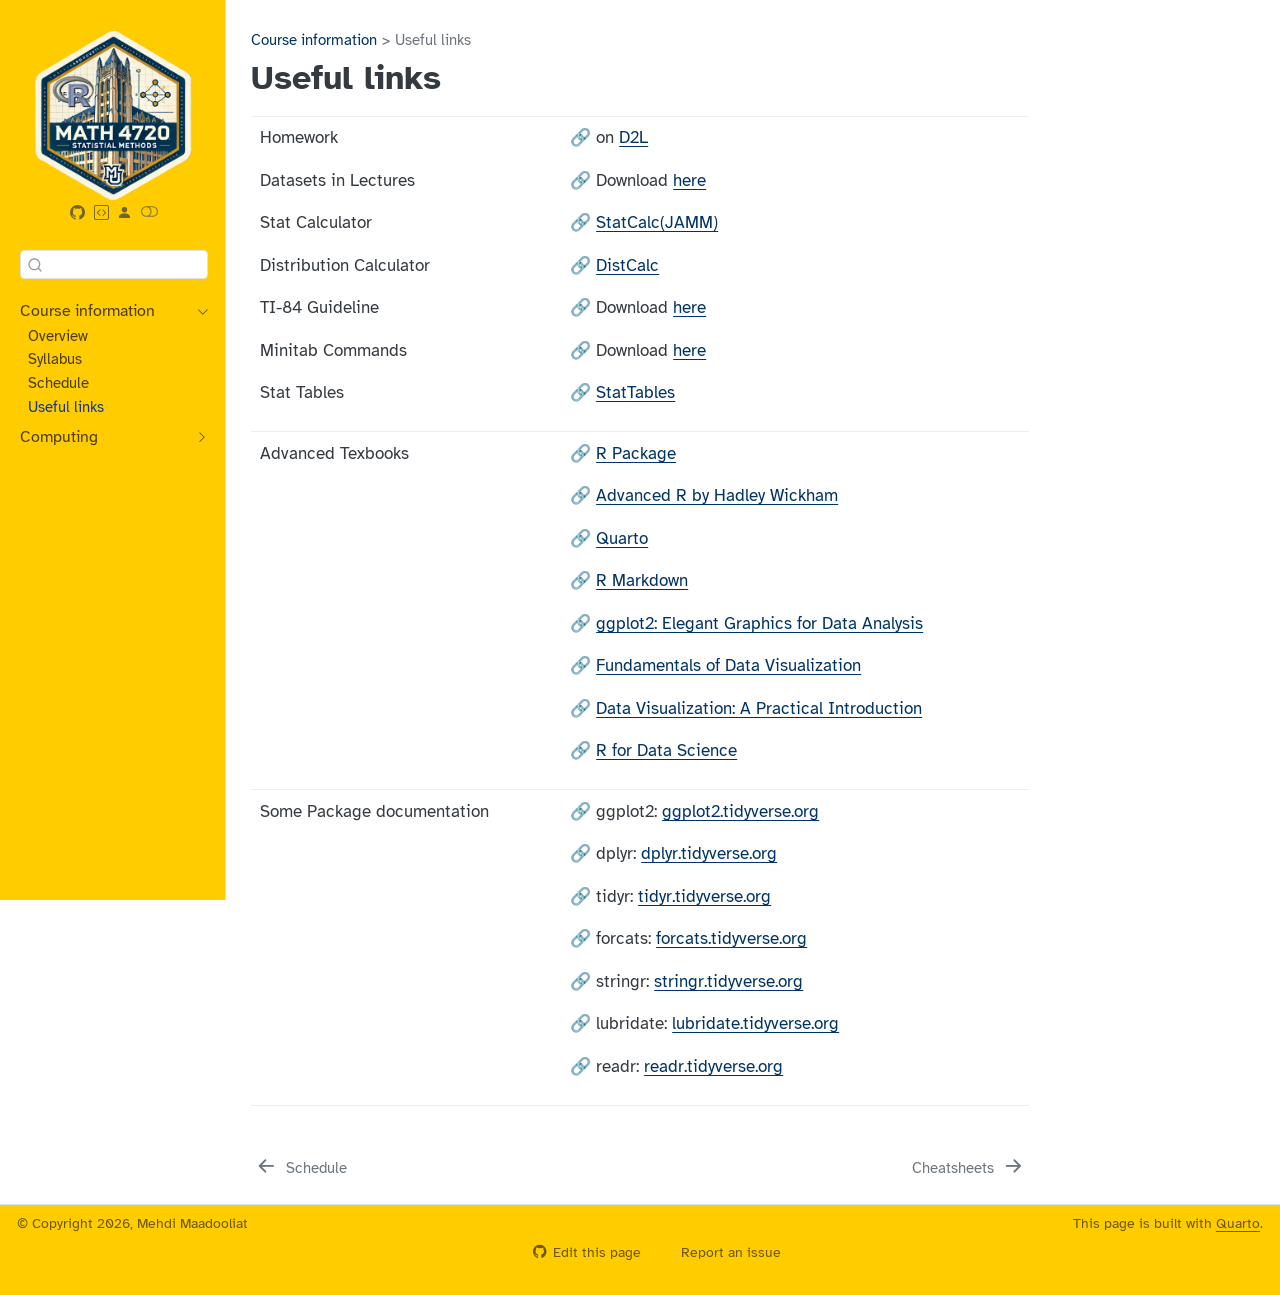
<file: course-links.html>
<!DOCTYPE html>
<html xmlns="http://www.w3.org/1999/xhtml" lang="en" xml:lang="en"><head>

<meta charset="utf-8">
<meta name="generator" content="quarto-1.5.9">

<meta name="viewport" content="width=device-width, initial-scale=1.0, user-scalable=yes">


<title>MATH 4720 (MSSC 5720) – Useful links</title>
<style>
code{white-space: pre-wrap;}
span.smallcaps{font-variant: small-caps;}
div.columns{display: flex; gap: min(4vw, 1.5em);}
div.column{flex: auto; overflow-x: auto;}
div.hanging-indent{margin-left: 1.5em; text-indent: -1.5em;}
ul.task-list{list-style: none;}
ul.task-list li input[type="checkbox"] {
  width: 0.8em;
  margin: 0 0.8em 0.2em -1em; /* quarto-specific, see https://github.com/quarto-dev/quarto-cli/issues/4556 */ 
  vertical-align: middle;
}
</style>


<script src="site_libs/quarto-nav/quarto-nav.js"></script>
<script src="site_libs/clipboard/clipboard.min.js"></script>
<script src="site_libs/quarto-search/autocomplete.umd.js"></script>
<script src="site_libs/quarto-search/fuse.min.js"></script>
<script src="site_libs/quarto-search/quarto-search.js"></script>
<meta name="quarto:offset" content="./">
<link href="./computing/computing-cheatsheets.html" rel="next">
<link href="./index.html" rel="prev">
<script src="site_libs/quarto-html/quarto.js"></script>
<script src="site_libs/quarto-html/popper.min.js"></script>
<script src="site_libs/quarto-html/tippy.umd.min.js"></script>
<script src="site_libs/quarto-html/anchor.min.js"></script>
<link href="site_libs/quarto-html/tippy.css" rel="stylesheet">
<link href="site_libs/quarto-html/quarto-syntax-highlighting.css" rel="stylesheet" class="quarto-color-scheme" id="quarto-text-highlighting-styles">
<link href="site_libs/quarto-html/quarto-syntax-highlighting-dark.css" rel="prefetch" class="quarto-color-scheme quarto-color-alternate" id="quarto-text-highlighting-styles">
<script src="site_libs/bootstrap/bootstrap.min.js"></script>
<link href="site_libs/bootstrap/bootstrap-icons.css" rel="stylesheet">
<link href="site_libs/bootstrap/bootstrap.min.css" rel="stylesheet" class="quarto-color-scheme" id="quarto-bootstrap" data-mode="light">
<link href="site_libs/bootstrap/bootstrap-dark.min.css" rel="prefetch" class="quarto-color-scheme quarto-color-alternate" id="quarto-bootstrap" data-mode="dark">
<script id="quarto-search-options" type="application/json">{
  "location": "sidebar",
  "copy-button": false,
  "collapse-after": 3,
  "panel-placement": "start",
  "type": "textbox",
  "limit": 50,
  "keyboard-shortcut": [
    "f",
    "/",
    "s"
  ],
  "show-item-context": false,
  "language": {
    "search-no-results-text": "No results",
    "search-matching-documents-text": "matching documents",
    "search-copy-link-title": "Copy link to search",
    "search-hide-matches-text": "Hide additional matches",
    "search-more-match-text": "more match in this document",
    "search-more-matches-text": "more matches in this document",
    "search-clear-button-title": "Clear",
    "search-text-placeholder": "",
    "search-detached-cancel-button-title": "Cancel",
    "search-submit-button-title": "Submit",
    "search-label": "Search"
  }
}</script>


<meta property="og:title" content="MATH 4720 (MSSC 5720) - Useful links">
<meta property="og:site_name" content="MATH 4720 (MSSC 5720)">
<meta name="twitter:title" content="MATH 4720 (MSSC 5720) - Useful links">
<meta name="twitter:image" content="https://tinyurl.com/f26-4720/images/twitter-card.png">
<meta name="twitter:creator" content="@mmadoliat">
<meta name="twitter:image-height" content="1080">
<meta name="twitter:image-width" content="1920">
<meta name="twitter:card" content="summary_large_image">
</head>

<body class="nav-sidebar docked">

<div id="quarto-search-results"></div>
  <header id="quarto-header" class="headroom fixed-top">
  <nav class="quarto-secondary-nav">
    <div class="container-fluid d-flex">
      <button type="button" class="quarto-btn-toggle btn" data-bs-toggle="collapse" data-bs-target=".quarto-sidebar-collapse-item" aria-controls="quarto-sidebar" aria-expanded="false" aria-label="Toggle sidebar navigation" onclick="if (window.quartoToggleHeadroom) { window.quartoToggleHeadroom(); }">
        <i class="bi bi-layout-text-sidebar-reverse"></i>
      </button>
        <nav class="quarto-page-breadcrumbs" aria-label="breadcrumb"><ol class="breadcrumb"><li class="breadcrumb-item"><a href="./course-overview.html">Course information</a></li><li class="breadcrumb-item"><a href="./course-links.html">Useful links</a></li></ol></nav>
        <a class="flex-grow-1" role="button" data-bs-toggle="collapse" data-bs-target=".quarto-sidebar-collapse-item" aria-controls="quarto-sidebar" aria-expanded="false" aria-label="Toggle sidebar navigation" onclick="if (window.quartoToggleHeadroom) { window.quartoToggleHeadroom(); }">      
        </a>
      <button type="button" class="btn quarto-search-button" aria-label="" onclick="window.quartoOpenSearch();">
        <i class="bi bi-search"></i>
      </button>
    </div>
  </nav>
</header>
<!-- content -->
<div id="quarto-content" class="quarto-container page-columns page-rows-contents page-layout-article">
<!-- sidebar -->
  <nav id="quarto-sidebar" class="sidebar collapse collapse-horizontal quarto-sidebar-collapse-item sidebar-navigation docked overflow-auto">
    <div class="pt-lg-2 mt-2 text-center sidebar-header">
      <a href="./index.html" class="sidebar-logo-link">
      <img src="./images/logo.png" alt="" class="sidebar-logo py-0 d-lg-inline d-none">
      </a>
      <div class="sidebar-tools-main tools-wide">
    <a href="https://github.com/mmadoliat/statmeth-f26/" title="GitHub organization" class="quarto-navigation-tool px-1" aria-label="GitHub organization"><i class="bi bi-github"></i></a>
    <a href="https://tinyurl.com/f26-4720" title="TinyURL" class="quarto-navigation-tool px-1" aria-label="TinyURL"><i class="bi bi-code-square"></i></a>
    <a href="https://d2l.mu.edu/" title="D2L" class="quarto-navigation-tool px-1" aria-label="D2L"><i class="bi bi-person-fill"></i></a>
  <a href="" class="quarto-color-scheme-toggle quarto-navigation-tool  px-1" onclick="window.quartoToggleColorScheme(); return false;" title="Toggle dark mode"><i class="bi"></i></a>
</div>
      </div>
        <div class="mt-2 flex-shrink-0 align-items-center">
        <div class="sidebar-search">
        <div id="quarto-search" class="" title="Search"></div>
        </div>
        </div>
    <div class="sidebar-menu-container"> 
    <ul class="list-unstyled mt-1">
        <li class="sidebar-item sidebar-item-section">
      <div class="sidebar-item-container"> 
            <a class="sidebar-item-text sidebar-link text-start" data-bs-toggle="collapse" data-bs-target="#quarto-sidebar-section-1" aria-expanded="true">
 <span class="menu-text">Course information</span></a>
          <a class="sidebar-item-toggle text-start" data-bs-toggle="collapse" data-bs-target="#quarto-sidebar-section-1" aria-expanded="true" aria-label="Toggle section">
            <i class="bi bi-chevron-right ms-2"></i>
          </a> 
      </div>
      <ul id="quarto-sidebar-section-1" class="collapse list-unstyled sidebar-section depth1 show">  
          <li class="sidebar-item">
  <div class="sidebar-item-container"> 
  <a href="./course-overview.html" class="sidebar-item-text sidebar-link">
 <span class="menu-text">Overview</span></a>
  </div>
</li>
          <li class="sidebar-item">
  <div class="sidebar-item-container"> 
  <a href="./course-syllabus.html" class="sidebar-item-text sidebar-link">
 <span class="menu-text">Syllabus</span></a>
  </div>
</li>
          <li class="sidebar-item">
  <div class="sidebar-item-container"> 
  <a href="./index.html" class="sidebar-item-text sidebar-link">
 <span class="menu-text">Schedule</span></a>
  </div>
</li>
          <li class="sidebar-item">
  <div class="sidebar-item-container"> 
  <a href="./course-links.html" class="sidebar-item-text sidebar-link active">
 <span class="menu-text">Useful links</span></a>
  </div>
</li>
      </ul>
  </li>
        <li class="sidebar-item sidebar-item-section">
      <div class="sidebar-item-container"> 
            <a class="sidebar-item-text sidebar-link text-start collapsed" data-bs-toggle="collapse" data-bs-target="#quarto-sidebar-section-2" aria-expanded="false">
 <span class="menu-text">Computing</span></a>
          <a class="sidebar-item-toggle text-start collapsed" data-bs-toggle="collapse" data-bs-target="#quarto-sidebar-section-2" aria-expanded="false" aria-label="Toggle section">
            <i class="bi bi-chevron-right ms-2"></i>
          </a> 
      </div>
      <ul id="quarto-sidebar-section-2" class="collapse list-unstyled sidebar-section depth1 ">  
          <li class="sidebar-item">
  <div class="sidebar-item-container"> 
  <a href="./computing/computing-cheatsheets.html" class="sidebar-item-text sidebar-link">
 <span class="menu-text">Cheatsheets</span></a>
  </div>
</li>
      </ul>
  </li>
    </ul>
    </div>
</nav>
<div id="quarto-sidebar-glass" class="quarto-sidebar-collapse-item" data-bs-toggle="collapse" data-bs-target=".quarto-sidebar-collapse-item"></div>
<!-- margin-sidebar -->
    <div id="quarto-margin-sidebar" class="sidebar margin-sidebar zindex-bottom">
        
    </div>
<!-- main -->
<main class="content" id="quarto-document-content">

<header id="title-block-header" class="quarto-title-block default"><nav class="quarto-page-breadcrumbs quarto-title-breadcrumbs d-none d-lg-block" aria-label="breadcrumb"><ol class="breadcrumb"><li class="breadcrumb-item"><a href="./course-overview.html">Course information</a></li><li class="breadcrumb-item"><a href="./course-links.html">Useful links</a></li></ol></nav>
<div class="quarto-title">
<h1 class="title">Useful links</h1>
</div>



<div class="quarto-title-meta">

    
  
    
  </div>
  


</header>


<table class="table">
<tbody>
<tr class="odd">
<td><p>Homework</p>
<p>Datasets in Lectures</p>
<p>Stat Calculator</p>
<p>Distribution Calculator</p>
<p>TI-84 Guideline</p>
<p>Minitab Commands</p>
<p>Stat Tables</p></td>
<td><p>🔗 on <a href="http://d2l.mu.edu">D2L</a></p>
<p>🔗 Download <a href="./slides/fromBook.rda">here</a></p>
<p>🔗 <a href="http://dna.mscsnet.mu.edu:3838/mlab/JAMM/">StatCalc(JAMM)</a></p>
<p>🔗 <a href="http://dna.mscsnet.mu.edu:3838/mlab/DistCalc/">DistCalc</a></p>
<p>🔗 Download <a href="./computing/TI-84-guidebook.pdf">here</a></p>
<p>🔗 Download <a href="./computing/minitab-commands.pdf">here</a></p>
<p>🔗 <a href="tables/z_t_chi.html">StatTables</a></p></td>
</tr>
<tr class="even">
<td>Advanced Texbooks</td>
<td><p>🔗 <a href="https://r-pkgs.org/">R Package</a></p>
<p>🔗 <a href="https://adv-r.hadley.nz/">Advanced R by Hadley Wickham</a></p>
<p>🔗 <a href="https://quarto.org/">Quarto</a></p>
<p>🔗 <a href="https://bookdown.org/yihui/rmarkdown/">R Markdown</a></p>
<p>🔗 <a href="https://ggplot2-book.org/">ggplot2: Elegant Graphics for Data Analysis</a></p>
<p>🔗 <a href="https://clauswilke.com/dataviz/">Fundamentals of Data Visualization</a></p>
<p>🔗 <a href="https://socviz.co/">Data Visualization: A Practical Introduction</a></p>
<p>🔗 <a href="https://r4ds.hadley.nz/">R for Data Science</a></p></td>
</tr>
<tr class="odd">
<td>Some Package documentation</td>
<td><p>🔗 ggplot2: <a href="https://ggplot2.tidyverse.org/">ggplot2.tidyverse.org</a></p>
<p>🔗 dplyr: <a href="https://dplyr.tidyverse.org/">dplyr.tidyverse.org</a></p>
<p>🔗 tidyr: <a href="https://tidyr.tidyverse.org/">tidyr.tidyverse.org</a></p>
<p>🔗 forcats: <a href="https://forcats.tidyverse.org/">forcats.tidyverse.org</a></p>
<p>🔗 stringr: <a href="https://stringr.tidyverse.org/">stringr.tidyverse.org</a></p>
<p>🔗 lubridate: <a href="https://lubridate.tidyverse.org/">lubridate.tidyverse.org</a></p>
<p>🔗 readr: <a href="https://readr.tidyverse.org/">readr.tidyverse.org</a></p></td>
</tr>
</tbody>
</table>



</main> <!-- /main -->
<script id="quarto-html-after-body" type="application/javascript">
window.document.addEventListener("DOMContentLoaded", function (event) {
  const toggleBodyColorMode = (bsSheetEl) => {
    const mode = bsSheetEl.getAttribute("data-mode");
    const bodyEl = window.document.querySelector("body");
    if (mode === "dark") {
      bodyEl.classList.add("quarto-dark");
      bodyEl.classList.remove("quarto-light");
    } else {
      bodyEl.classList.add("quarto-light");
      bodyEl.classList.remove("quarto-dark");
    }
  }
  const toggleBodyColorPrimary = () => {
    const bsSheetEl = window.document.querySelector("link#quarto-bootstrap");
    if (bsSheetEl) {
      toggleBodyColorMode(bsSheetEl);
    }
  }
  toggleBodyColorPrimary();  
  const disableStylesheet = (stylesheets) => {
    for (let i=0; i < stylesheets.length; i++) {
      const stylesheet = stylesheets[i];
      stylesheet.rel = 'prefetch';
    }
  }
  const enableStylesheet = (stylesheets) => {
    for (let i=0; i < stylesheets.length; i++) {
      const stylesheet = stylesheets[i];
      stylesheet.rel = 'stylesheet';
    }
  }
  const manageTransitions = (selector, allowTransitions) => {
    const els = window.document.querySelectorAll(selector);
    for (let i=0; i < els.length; i++) {
      const el = els[i];
      if (allowTransitions) {
        el.classList.remove('notransition');
      } else {
        el.classList.add('notransition');
      }
    }
  }
  const toggleGiscusIfUsed = (isAlternate, darkModeDefault) => {
    const baseTheme = document.querySelector('#giscus-base-theme')?.value ?? 'light';
    const alternateTheme = document.querySelector('#giscus-alt-theme')?.value ?? 'dark';
    let newTheme = '';
    if(darkModeDefault) {
      newTheme = isAlternate ? baseTheme : alternateTheme;
    } else {
      newTheme = isAlternate ? alternateTheme : baseTheme;
    }
    const changeGiscusTheme = () => {
      // From: https://github.com/giscus/giscus/issues/336
      const sendMessage = (message) => {
        const iframe = document.querySelector('iframe.giscus-frame');
        if (!iframe) return;
        iframe.contentWindow.postMessage({ giscus: message }, 'https://giscus.app');
      }
      sendMessage({
        setConfig: {
          theme: newTheme
        }
      });
    }
    const isGiscussLoaded = window.document.querySelector('iframe.giscus-frame') !== null;
    if (isGiscussLoaded) {
      changeGiscusTheme();
    }
  }
  const toggleColorMode = (alternate) => {
    // Switch the stylesheets
    const alternateStylesheets = window.document.querySelectorAll('link.quarto-color-scheme.quarto-color-alternate');
    manageTransitions('#quarto-margin-sidebar .nav-link', false);
    if (alternate) {
      enableStylesheet(alternateStylesheets);
      for (const sheetNode of alternateStylesheets) {
        if (sheetNode.id === "quarto-bootstrap") {
          toggleBodyColorMode(sheetNode);
        }
      }
    } else {
      disableStylesheet(alternateStylesheets);
      toggleBodyColorPrimary();
    }
    manageTransitions('#quarto-margin-sidebar .nav-link', true);
    // Switch the toggles
    const toggles = window.document.querySelectorAll('.quarto-color-scheme-toggle');
    for (let i=0; i < toggles.length; i++) {
      const toggle = toggles[i];
      if (toggle) {
        if (alternate) {
          toggle.classList.add("alternate");     
        } else {
          toggle.classList.remove("alternate");
        }
      }
    }
    // Hack to workaround the fact that safari doesn't
    // properly recolor the scrollbar when toggling (#1455)
    if (navigator.userAgent.indexOf('Safari') > 0 && navigator.userAgent.indexOf('Chrome') == -1) {
      manageTransitions("body", false);
      window.scrollTo(0, 1);
      setTimeout(() => {
        window.scrollTo(0, 0);
        manageTransitions("body", true);
      }, 40);  
    }
  }
  const isFileUrl = () => { 
    return window.location.protocol === 'file:';
  }
  const hasAlternateSentinel = () => {  
    let styleSentinel = getColorSchemeSentinel();
    if (styleSentinel !== null) {
      return styleSentinel === "alternate";
    } else {
      return false;
    }
  }
  const setStyleSentinel = (alternate) => {
    const value = alternate ? "alternate" : "default";
    if (!isFileUrl()) {
      window.localStorage.setItem("quarto-color-scheme", value);
    } else {
      localAlternateSentinel = value;
    }
  }
  const getColorSchemeSentinel = () => {
    if (!isFileUrl()) {
      const storageValue = window.localStorage.getItem("quarto-color-scheme");
      return storageValue != null ? storageValue : localAlternateSentinel;
    } else {
      return localAlternateSentinel;
    }
  }
  const darkModeDefault = false;
  let localAlternateSentinel = darkModeDefault ? 'alternate' : 'default';
  // Dark / light mode switch
  window.quartoToggleColorScheme = () => {
    // Read the current dark / light value 
    let toAlternate = !hasAlternateSentinel();
    toggleColorMode(toAlternate);
    setStyleSentinel(toAlternate);
    toggleGiscusIfUsed(toAlternate, darkModeDefault);
  };
  // Ensure there is a toggle, if there isn't float one in the top right
  if (window.document.querySelector('.quarto-color-scheme-toggle') === null) {
    const a = window.document.createElement('a');
    a.classList.add('top-right');
    a.classList.add('quarto-color-scheme-toggle');
    a.href = "";
    a.onclick = function() { try { window.quartoToggleColorScheme(); } catch {} return false; };
    const i = window.document.createElement("i");
    i.classList.add('bi');
    a.appendChild(i);
    window.document.body.appendChild(a);
  }
  // Switch to dark mode if need be
  if (hasAlternateSentinel()) {
    toggleColorMode(true);
  } else {
    toggleColorMode(false);
  }
  const icon = "";
  const anchorJS = new window.AnchorJS();
  anchorJS.options = {
    placement: 'right',
    icon: icon
  };
  anchorJS.add('.anchored');
  const isCodeAnnotation = (el) => {
    for (const clz of el.classList) {
      if (clz.startsWith('code-annotation-')) {                     
        return true;
      }
    }
    return false;
  }
  const clipboard = new window.ClipboardJS('.code-copy-button', {
    text: function(trigger) {
      const codeEl = trigger.previousElementSibling.cloneNode(true);
      for (const childEl of codeEl.children) {
        if (isCodeAnnotation(childEl)) {
          childEl.remove();
        }
      }
      return codeEl.innerText;
    }
  });
  clipboard.on('success', function(e) {
    // button target
    const button = e.trigger;
    // don't keep focus
    button.blur();
    // flash "checked"
    button.classList.add('code-copy-button-checked');
    var currentTitle = button.getAttribute("title");
    button.setAttribute("title", "Copied!");
    let tooltip;
    if (window.bootstrap) {
      button.setAttribute("data-bs-toggle", "tooltip");
      button.setAttribute("data-bs-placement", "left");
      button.setAttribute("data-bs-title", "Copied!");
      tooltip = new bootstrap.Tooltip(button, 
        { trigger: "manual", 
          customClass: "code-copy-button-tooltip",
          offset: [0, -8]});
      tooltip.show();    
    }
    setTimeout(function() {
      if (tooltip) {
        tooltip.hide();
        button.removeAttribute("data-bs-title");
        button.removeAttribute("data-bs-toggle");
        button.removeAttribute("data-bs-placement");
      }
      button.setAttribute("title", currentTitle);
      button.classList.remove('code-copy-button-checked');
    }, 1000);
    // clear code selection
    e.clearSelection();
  });
  function tippyHover(el, contentFn, onTriggerFn, onUntriggerFn) {
    const config = {
      allowHTML: true,
      maxWidth: 500,
      delay: 100,
      arrow: false,
      appendTo: function(el) {
          return el.parentElement;
      },
      interactive: true,
      interactiveBorder: 10,
      theme: 'quarto',
      placement: 'bottom-start',
    };
    if (contentFn) {
      config.content = contentFn;
    }
    if (onTriggerFn) {
      config.onTrigger = onTriggerFn;
    }
    if (onUntriggerFn) {
      config.onUntrigger = onUntriggerFn;
    }
    window.tippy(el, config); 
  }
  const noterefs = window.document.querySelectorAll('a[role="doc-noteref"]');
  for (var i=0; i<noterefs.length; i++) {
    const ref = noterefs[i];
    tippyHover(ref, function() {
      // use id or data attribute instead here
      let href = ref.getAttribute('data-footnote-href') || ref.getAttribute('href');
      try { href = new URL(href).hash; } catch {}
      const id = href.replace(/^#\/?/, "");
      const note = window.document.getElementById(id);
      return note.innerHTML;
    });
  }
  const xrefs = window.document.querySelectorAll('a.quarto-xref');
  const processXRef = (id, note) => {
    // Strip column container classes
    const stripColumnClz = (el) => {
      el.classList.remove("page-full", "page-columns");
      if (el.children) {
        for (const child of el.children) {
          stripColumnClz(child);
        }
      }
    }
    stripColumnClz(note)
    if (id === null || id.startsWith('sec-')) {
      // Special case sections, only their first couple elements
      const container = document.createElement("div");
      if (note.children && note.children.length > 2) {
        container.appendChild(note.children[0].cloneNode(true));
        for (let i = 1; i < note.children.length; i++) {
          const child = note.children[i];
          if (child.tagName === "P" && child.innerText === "") {
            continue;
          } else {
            container.appendChild(child.cloneNode(true));
            break;
          }
        }
        if (window.Quarto?.typesetMath) {
          window.Quarto.typesetMath(container);
        }
        return container.innerHTML
      } else {
        if (window.Quarto?.typesetMath) {
          window.Quarto.typesetMath(note);
        }
        return note.innerHTML;
      }
    } else {
      // Remove any anchor links if they are present
      const anchorLink = note.querySelector('a.anchorjs-link');
      if (anchorLink) {
        anchorLink.remove();
      }
      if (window.Quarto?.typesetMath) {
        window.Quarto.typesetMath(note);
      }
      // TODO in 1.5, we should make sure this works without a callout special case
      if (note.classList.contains("callout")) {
        return note.outerHTML;
      } else {
        return note.innerHTML;
      }
    }
  }
  for (var i=0; i<xrefs.length; i++) {
    const xref = xrefs[i];
    tippyHover(xref, undefined, function(instance) {
      instance.disable();
      let url = xref.getAttribute('href');
      let hash = undefined; 
      if (url.startsWith('#')) {
        hash = url;
      } else {
        try { hash = new URL(url).hash; } catch {}
      }
      if (hash) {
        const id = hash.replace(/^#\/?/, "");
        const note = window.document.getElementById(id);
        if (note !== null) {
          try {
            const html = processXRef(id, note.cloneNode(true));
            instance.setContent(html);
          } finally {
            instance.enable();
            instance.show();
          }
        } else {
          // See if we can fetch this
          fetch(url.split('#')[0])
          .then(res => res.text())
          .then(html => {
            const parser = new DOMParser();
            const htmlDoc = parser.parseFromString(html, "text/html");
            const note = htmlDoc.getElementById(id);
            if (note !== null) {
              const html = processXRef(id, note);
              instance.setContent(html);
            } 
          }).finally(() => {
            instance.enable();
            instance.show();
          });
        }
      } else {
        // See if we can fetch a full url (with no hash to target)
        // This is a special case and we should probably do some content thinning / targeting
        fetch(url)
        .then(res => res.text())
        .then(html => {
          const parser = new DOMParser();
          const htmlDoc = parser.parseFromString(html, "text/html");
          const note = htmlDoc.querySelector('main.content');
          if (note !== null) {
            // This should only happen for chapter cross references
            // (since there is no id in the URL)
            // remove the first header
            if (note.children.length > 0 && note.children[0].tagName === "HEADER") {
              note.children[0].remove();
            }
            const html = processXRef(null, note);
            instance.setContent(html);
          } 
        }).finally(() => {
          instance.enable();
          instance.show();
        });
      }
    }, function(instance) {
    });
  }
      let selectedAnnoteEl;
      const selectorForAnnotation = ( cell, annotation) => {
        let cellAttr = 'data-code-cell="' + cell + '"';
        let lineAttr = 'data-code-annotation="' +  annotation + '"';
        const selector = 'span[' + cellAttr + '][' + lineAttr + ']';
        return selector;
      }
      const selectCodeLines = (annoteEl) => {
        const doc = window.document;
        const targetCell = annoteEl.getAttribute("data-target-cell");
        const targetAnnotation = annoteEl.getAttribute("data-target-annotation");
        const annoteSpan = window.document.querySelector(selectorForAnnotation(targetCell, targetAnnotation));
        const lines = annoteSpan.getAttribute("data-code-lines").split(",");
        const lineIds = lines.map((line) => {
          return targetCell + "-" + line;
        })
        let top = null;
        let height = null;
        let parent = null;
        if (lineIds.length > 0) {
            //compute the position of the single el (top and bottom and make a div)
            const el = window.document.getElementById(lineIds[0]);
            top = el.offsetTop;
            height = el.offsetHeight;
            parent = el.parentElement.parentElement;
          if (lineIds.length > 1) {
            const lastEl = window.document.getElementById(lineIds[lineIds.length - 1]);
            const bottom = lastEl.offsetTop + lastEl.offsetHeight;
            height = bottom - top;
          }
          if (top !== null && height !== null && parent !== null) {
            // cook up a div (if necessary) and position it 
            let div = window.document.getElementById("code-annotation-line-highlight");
            if (div === null) {
              div = window.document.createElement("div");
              div.setAttribute("id", "code-annotation-line-highlight");
              div.style.position = 'absolute';
              parent.appendChild(div);
            }
            div.style.top = top - 2 + "px";
            div.style.height = height + 4 + "px";
            div.style.left = 0;
            let gutterDiv = window.document.getElementById("code-annotation-line-highlight-gutter");
            if (gutterDiv === null) {
              gutterDiv = window.document.createElement("div");
              gutterDiv.setAttribute("id", "code-annotation-line-highlight-gutter");
              gutterDiv.style.position = 'absolute';
              const codeCell = window.document.getElementById(targetCell);
              const gutter = codeCell.querySelector('.code-annotation-gutter');
              gutter.appendChild(gutterDiv);
            }
            gutterDiv.style.top = top - 2 + "px";
            gutterDiv.style.height = height + 4 + "px";
          }
          selectedAnnoteEl = annoteEl;
        }
      };
      const unselectCodeLines = () => {
        const elementsIds = ["code-annotation-line-highlight", "code-annotation-line-highlight-gutter"];
        elementsIds.forEach((elId) => {
          const div = window.document.getElementById(elId);
          if (div) {
            div.remove();
          }
        });
        selectedAnnoteEl = undefined;
      };
        // Handle positioning of the toggle
    window.addEventListener(
      "resize",
      throttle(() => {
        elRect = undefined;
        if (selectedAnnoteEl) {
          selectCodeLines(selectedAnnoteEl);
        }
      }, 10)
    );
    function throttle(fn, ms) {
    let throttle = false;
    let timer;
      return (...args) => {
        if(!throttle) { // first call gets through
            fn.apply(this, args);
            throttle = true;
        } else { // all the others get throttled
            if(timer) clearTimeout(timer); // cancel #2
            timer = setTimeout(() => {
              fn.apply(this, args);
              timer = throttle = false;
            }, ms);
        }
      };
    }
      // Attach click handler to the DT
      const annoteDls = window.document.querySelectorAll('dt[data-target-cell]');
      for (const annoteDlNode of annoteDls) {
        annoteDlNode.addEventListener('click', (event) => {
          const clickedEl = event.target;
          if (clickedEl !== selectedAnnoteEl) {
            unselectCodeLines();
            const activeEl = window.document.querySelector('dt[data-target-cell].code-annotation-active');
            if (activeEl) {
              activeEl.classList.remove('code-annotation-active');
            }
            selectCodeLines(clickedEl);
            clickedEl.classList.add('code-annotation-active');
          } else {
            // Unselect the line
            unselectCodeLines();
            clickedEl.classList.remove('code-annotation-active');
          }
        });
      }
  const findCites = (el) => {
    const parentEl = el.parentElement;
    if (parentEl) {
      const cites = parentEl.dataset.cites;
      if (cites) {
        return {
          el,
          cites: cites.split(' ')
        };
      } else {
        return findCites(el.parentElement)
      }
    } else {
      return undefined;
    }
  };
  var bibliorefs = window.document.querySelectorAll('a[role="doc-biblioref"]');
  for (var i=0; i<bibliorefs.length; i++) {
    const ref = bibliorefs[i];
    const citeInfo = findCites(ref);
    if (citeInfo) {
      tippyHover(citeInfo.el, function() {
        var popup = window.document.createElement('div');
        citeInfo.cites.forEach(function(cite) {
          var citeDiv = window.document.createElement('div');
          citeDiv.classList.add('hanging-indent');
          citeDiv.classList.add('csl-entry');
          var biblioDiv = window.document.getElementById('ref-' + cite);
          if (biblioDiv) {
            citeDiv.innerHTML = biblioDiv.innerHTML;
          }
          popup.appendChild(citeDiv);
        });
        return popup.innerHTML;
      });
    }
  }
});
</script>
<nav class="page-navigation">
  <div class="nav-page nav-page-previous">
      <a href="./index.html" class="pagination-link" aria-label="Schedule">
        <i class="bi bi-arrow-left-short"></i> <span class="nav-page-text">Schedule</span>
      </a>          
  </div>
  <div class="nav-page nav-page-next">
      <a href="./computing/computing-cheatsheets.html" class="pagination-link" aria-label="Cheatsheets">
        <span class="nav-page-text">Cheatsheets</span> <i class="bi bi-arrow-right-short"></i>
      </a>
  </div>
</nav>
</div> <!-- /content -->
<footer class="footer">
  <div class="nav-footer">
    <div class="nav-footer-left">
<p>© Copyright 2026, Mehdi Maadooliat</p>
</div>   
    <div class="nav-footer-center">
      &nbsp;
    <div class="toc-actions"><ul><li><a href="https://github.com/mmadoliat/statmeth-f26/edit/main/course-links.qmd" class="toc-action"><i class="bi bi-github"></i>Edit this page</a></li><li><a href="https://github.com/mmadoliat/statmeth-f26/issues/new" class="toc-action"><i class="bi empty"></i>Report an issue</a></li></ul></div></div>
    <div class="nav-footer-right">
<p>This page is built with <a href="https://quarto.org/">Quarto</a>.</p>
</div>
  </div>
</footer>




</body></html>
</file>
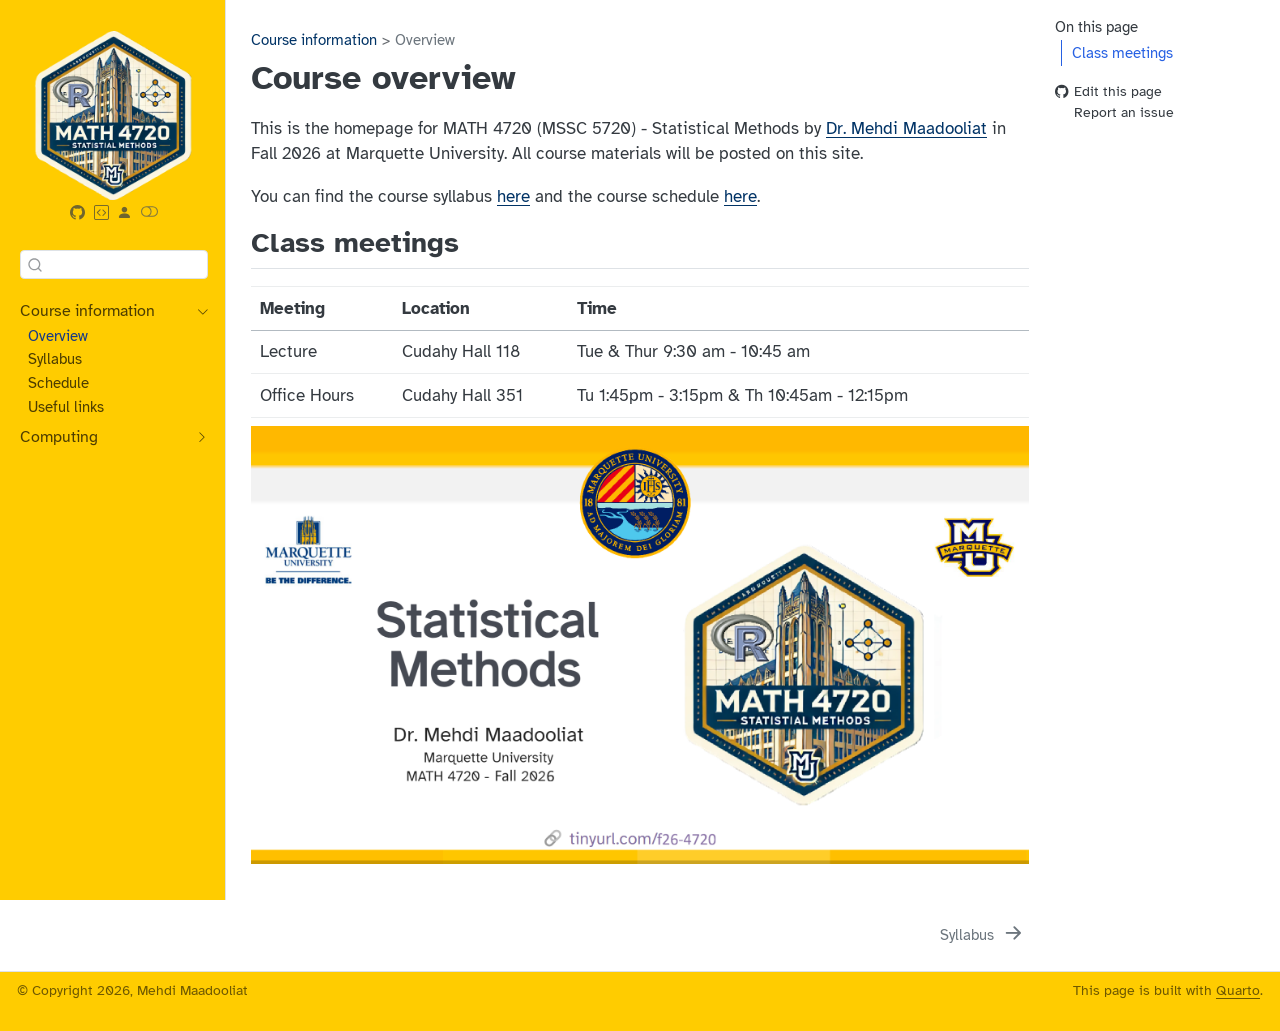
<file: course-overview.html>
<!DOCTYPE html>
<html xmlns="http://www.w3.org/1999/xhtml" lang="en" xml:lang="en"><head>

<meta charset="utf-8">
<meta name="generator" content="quarto-1.5.9">

<meta name="viewport" content="width=device-width, initial-scale=1.0, user-scalable=yes">


<title>MATH 4720 (MSSC 5720) – Course overview</title>
<style>
code{white-space: pre-wrap;}
span.smallcaps{font-variant: small-caps;}
div.columns{display: flex; gap: min(4vw, 1.5em);}
div.column{flex: auto; overflow-x: auto;}
div.hanging-indent{margin-left: 1.5em; text-indent: -1.5em;}
ul.task-list{list-style: none;}
ul.task-list li input[type="checkbox"] {
  width: 0.8em;
  margin: 0 0.8em 0.2em -1em; /* quarto-specific, see https://github.com/quarto-dev/quarto-cli/issues/4556 */ 
  vertical-align: middle;
}
</style>


<script src="site_libs/quarto-nav/quarto-nav.js"></script>
<script src="site_libs/clipboard/clipboard.min.js"></script>
<script src="site_libs/quarto-search/autocomplete.umd.js"></script>
<script src="site_libs/quarto-search/fuse.min.js"></script>
<script src="site_libs/quarto-search/quarto-search.js"></script>
<meta name="quarto:offset" content="./">
<link href="./course-syllabus.html" rel="next">
<script src="site_libs/quarto-html/quarto.js"></script>
<script src="site_libs/quarto-html/popper.min.js"></script>
<script src="site_libs/quarto-html/tippy.umd.min.js"></script>
<script src="site_libs/quarto-html/anchor.min.js"></script>
<link href="site_libs/quarto-html/tippy.css" rel="stylesheet">
<link href="site_libs/quarto-html/quarto-syntax-highlighting.css" rel="stylesheet" class="quarto-color-scheme" id="quarto-text-highlighting-styles">
<link href="site_libs/quarto-html/quarto-syntax-highlighting-dark.css" rel="prefetch" class="quarto-color-scheme quarto-color-alternate" id="quarto-text-highlighting-styles">
<script src="site_libs/bootstrap/bootstrap.min.js"></script>
<link href="site_libs/bootstrap/bootstrap-icons.css" rel="stylesheet">
<link href="site_libs/bootstrap/bootstrap.min.css" rel="stylesheet" class="quarto-color-scheme" id="quarto-bootstrap" data-mode="light">
<link href="site_libs/bootstrap/bootstrap-dark.min.css" rel="prefetch" class="quarto-color-scheme quarto-color-alternate" id="quarto-bootstrap" data-mode="dark">
<script id="quarto-search-options" type="application/json">{
  "location": "sidebar",
  "copy-button": false,
  "collapse-after": 3,
  "panel-placement": "start",
  "type": "textbox",
  "limit": 50,
  "keyboard-shortcut": [
    "f",
    "/",
    "s"
  ],
  "show-item-context": false,
  "language": {
    "search-no-results-text": "No results",
    "search-matching-documents-text": "matching documents",
    "search-copy-link-title": "Copy link to search",
    "search-hide-matches-text": "Hide additional matches",
    "search-more-match-text": "more match in this document",
    "search-more-matches-text": "more matches in this document",
    "search-clear-button-title": "Clear",
    "search-text-placeholder": "",
    "search-detached-cancel-button-title": "Cancel",
    "search-submit-button-title": "Submit",
    "search-label": "Search"
  }
}</script>


<meta property="og:title" content="MATH 4720 (MSSC 5720) - Course overview">
<meta property="og:description" content="Homepage for ‘Statistical Methods’ at Marquette University, Fall 2026.">
<meta property="og:site_name" content="MATH 4720 (MSSC 5720)">
<meta name="twitter:title" content="MATH 4720 (MSSC 5720) - Course overview">
<meta name="twitter:description" content="Homepage for ‘Statistical Methods’ at Marquette University, Fall 2026.">
<meta name="twitter:image" content="https://tinyurl.com/f26-4720/images/twitter-card.png">
<meta name="twitter:creator" content="@mmadoliat">
<meta name="twitter:image-height" content="1080">
<meta name="twitter:image-width" content="1920">
<meta name="twitter:card" content="summary_large_image">
</head>

<body class="nav-sidebar docked">

<div id="quarto-search-results"></div>
  <header id="quarto-header" class="headroom fixed-top">
  <nav class="quarto-secondary-nav">
    <div class="container-fluid d-flex">
      <button type="button" class="quarto-btn-toggle btn" data-bs-toggle="collapse" data-bs-target=".quarto-sidebar-collapse-item" aria-controls="quarto-sidebar" aria-expanded="false" aria-label="Toggle sidebar navigation" onclick="if (window.quartoToggleHeadroom) { window.quartoToggleHeadroom(); }">
        <i class="bi bi-layout-text-sidebar-reverse"></i>
      </button>
        <nav class="quarto-page-breadcrumbs" aria-label="breadcrumb"><ol class="breadcrumb"><li class="breadcrumb-item"><a href="./course-overview.html">Course information</a></li><li class="breadcrumb-item"><a href="./course-overview.html">Overview</a></li></ol></nav>
        <a class="flex-grow-1" role="button" data-bs-toggle="collapse" data-bs-target=".quarto-sidebar-collapse-item" aria-controls="quarto-sidebar" aria-expanded="false" aria-label="Toggle sidebar navigation" onclick="if (window.quartoToggleHeadroom) { window.quartoToggleHeadroom(); }">      
        </a>
      <button type="button" class="btn quarto-search-button" aria-label="" onclick="window.quartoOpenSearch();">
        <i class="bi bi-search"></i>
      </button>
    </div>
  </nav>
</header>
<!-- content -->
<div id="quarto-content" class="quarto-container page-columns page-rows-contents page-layout-article">
<!-- sidebar -->
  <nav id="quarto-sidebar" class="sidebar collapse collapse-horizontal quarto-sidebar-collapse-item sidebar-navigation docked overflow-auto">
    <div class="pt-lg-2 mt-2 text-center sidebar-header">
      <a href="./index.html" class="sidebar-logo-link">
      <img src="./images/logo.png" alt="" class="sidebar-logo py-0 d-lg-inline d-none">
      </a>
      <div class="sidebar-tools-main tools-wide">
    <a href="https://github.com/mmadoliat/statmeth-f26/" title="GitHub organization" class="quarto-navigation-tool px-1" aria-label="GitHub organization"><i class="bi bi-github"></i></a>
    <a href="https://tinyurl.com/f26-4720" title="TinyURL" class="quarto-navigation-tool px-1" aria-label="TinyURL"><i class="bi bi-code-square"></i></a>
    <a href="https://d2l.mu.edu/" title="D2L" class="quarto-navigation-tool px-1" aria-label="D2L"><i class="bi bi-person-fill"></i></a>
  <a href="" class="quarto-color-scheme-toggle quarto-navigation-tool  px-1" onclick="window.quartoToggleColorScheme(); return false;" title="Toggle dark mode"><i class="bi"></i></a>
</div>
      </div>
        <div class="mt-2 flex-shrink-0 align-items-center">
        <div class="sidebar-search">
        <div id="quarto-search" class="" title="Search"></div>
        </div>
        </div>
    <div class="sidebar-menu-container"> 
    <ul class="list-unstyled mt-1">
        <li class="sidebar-item sidebar-item-section">
      <div class="sidebar-item-container"> 
            <a class="sidebar-item-text sidebar-link text-start" data-bs-toggle="collapse" data-bs-target="#quarto-sidebar-section-1" aria-expanded="true">
 <span class="menu-text">Course information</span></a>
          <a class="sidebar-item-toggle text-start" data-bs-toggle="collapse" data-bs-target="#quarto-sidebar-section-1" aria-expanded="true" aria-label="Toggle section">
            <i class="bi bi-chevron-right ms-2"></i>
          </a> 
      </div>
      <ul id="quarto-sidebar-section-1" class="collapse list-unstyled sidebar-section depth1 show">  
          <li class="sidebar-item">
  <div class="sidebar-item-container"> 
  <a href="./course-overview.html" class="sidebar-item-text sidebar-link active">
 <span class="menu-text">Overview</span></a>
  </div>
</li>
          <li class="sidebar-item">
  <div class="sidebar-item-container"> 
  <a href="./course-syllabus.html" class="sidebar-item-text sidebar-link">
 <span class="menu-text">Syllabus</span></a>
  </div>
</li>
          <li class="sidebar-item">
  <div class="sidebar-item-container"> 
  <a href="./index.html" class="sidebar-item-text sidebar-link">
 <span class="menu-text">Schedule</span></a>
  </div>
</li>
          <li class="sidebar-item">
  <div class="sidebar-item-container"> 
  <a href="./course-links.html" class="sidebar-item-text sidebar-link">
 <span class="menu-text">Useful links</span></a>
  </div>
</li>
      </ul>
  </li>
        <li class="sidebar-item sidebar-item-section">
      <div class="sidebar-item-container"> 
            <a class="sidebar-item-text sidebar-link text-start collapsed" data-bs-toggle="collapse" data-bs-target="#quarto-sidebar-section-2" aria-expanded="false">
 <span class="menu-text">Computing</span></a>
          <a class="sidebar-item-toggle text-start collapsed" data-bs-toggle="collapse" data-bs-target="#quarto-sidebar-section-2" aria-expanded="false" aria-label="Toggle section">
            <i class="bi bi-chevron-right ms-2"></i>
          </a> 
      </div>
      <ul id="quarto-sidebar-section-2" class="collapse list-unstyled sidebar-section depth1 ">  
          <li class="sidebar-item">
  <div class="sidebar-item-container"> 
  <a href="./computing/computing-cheatsheets.html" class="sidebar-item-text sidebar-link">
 <span class="menu-text">Cheatsheets</span></a>
  </div>
</li>
      </ul>
  </li>
    </ul>
    </div>
</nav>
<div id="quarto-sidebar-glass" class="quarto-sidebar-collapse-item" data-bs-toggle="collapse" data-bs-target=".quarto-sidebar-collapse-item"></div>
<!-- margin-sidebar -->
    <div id="quarto-margin-sidebar" class="sidebar margin-sidebar">
        <nav id="TOC" role="doc-toc" class="toc-active">
    <h2 id="toc-title">On this page</h2>
   
  <ul>
  <li><a href="#class-meetings" id="toc-class-meetings" class="nav-link active" data-scroll-target="#class-meetings">Class meetings</a></li>
  </ul>
<div class="toc-actions"><ul><li><a href="https://github.com/mmadoliat/statmeth-f26/edit/main/course-overview.qmd" class="toc-action"><i class="bi bi-github"></i>Edit this page</a></li><li><a href="https://github.com/mmadoliat/statmeth-f26/issues/new" class="toc-action"><i class="bi empty"></i>Report an issue</a></li></ul></div></nav>
    </div>
<!-- main -->
<main class="content" id="quarto-document-content">

<header id="title-block-header" class="quarto-title-block default"><nav class="quarto-page-breadcrumbs quarto-title-breadcrumbs d-none d-lg-block" aria-label="breadcrumb"><ol class="breadcrumb"><li class="breadcrumb-item"><a href="./course-overview.html">Course information</a></li><li class="breadcrumb-item"><a href="./course-overview.html">Overview</a></li></ol></nav>
<div class="quarto-title">
<h1 class="title">Course overview</h1>
</div>



<div class="quarto-title-meta">

    
  
    
  </div>
  


</header>


<p>This is the homepage for MATH 4720 (MSSC 5720) - Statistical Methods by <a href="www.mssc.mu.edu/~mehdi">Dr.&nbsp;Mehdi Maadooliat</a> in Fall 2026 at Marquette University. All course materials will be posted on this site.</p>
<p>You can find the course syllabus <a href="./course-syllabus.html">here</a> and the course schedule <a href=".">here</a>.</p>
<section id="class-meetings" class="level2">
<h2 class="anchored" data-anchor-id="class-meetings">Class meetings</h2>
<table class="table">
<colgroup>
<col style="width: 18%">
<col style="width: 22%">
<col style="width: 58%">
</colgroup>
<thead>
<tr class="header">
<th>Meeting</th>
<th>Location</th>
<th>Time</th>
</tr>
</thead>
<tbody>
<tr class="odd">
<td>Lecture</td>
<td>Cudahy Hall 118</td>
<td>Tue &amp; Thur 9:30 am - 10:45 am</td>
</tr>
<tr class="even">
<td>Office Hours</td>
<td>Cudahy Hall 351</td>
<td>Tu 1:45pm - 3:15pm &amp; Th 10:45am - 12:15pm</td>
</tr>
</tbody>
</table>
<p><img src="images/twitter-card.png" class="img-fluid"></p>


</section>

</main> <!-- /main -->
<script id="quarto-html-after-body" type="application/javascript">
window.document.addEventListener("DOMContentLoaded", function (event) {
  const toggleBodyColorMode = (bsSheetEl) => {
    const mode = bsSheetEl.getAttribute("data-mode");
    const bodyEl = window.document.querySelector("body");
    if (mode === "dark") {
      bodyEl.classList.add("quarto-dark");
      bodyEl.classList.remove("quarto-light");
    } else {
      bodyEl.classList.add("quarto-light");
      bodyEl.classList.remove("quarto-dark");
    }
  }
  const toggleBodyColorPrimary = () => {
    const bsSheetEl = window.document.querySelector("link#quarto-bootstrap");
    if (bsSheetEl) {
      toggleBodyColorMode(bsSheetEl);
    }
  }
  toggleBodyColorPrimary();  
  const disableStylesheet = (stylesheets) => {
    for (let i=0; i < stylesheets.length; i++) {
      const stylesheet = stylesheets[i];
      stylesheet.rel = 'prefetch';
    }
  }
  const enableStylesheet = (stylesheets) => {
    for (let i=0; i < stylesheets.length; i++) {
      const stylesheet = stylesheets[i];
      stylesheet.rel = 'stylesheet';
    }
  }
  const manageTransitions = (selector, allowTransitions) => {
    const els = window.document.querySelectorAll(selector);
    for (let i=0; i < els.length; i++) {
      const el = els[i];
      if (allowTransitions) {
        el.classList.remove('notransition');
      } else {
        el.classList.add('notransition');
      }
    }
  }
  const toggleGiscusIfUsed = (isAlternate, darkModeDefault) => {
    const baseTheme = document.querySelector('#giscus-base-theme')?.value ?? 'light';
    const alternateTheme = document.querySelector('#giscus-alt-theme')?.value ?? 'dark';
    let newTheme = '';
    if(darkModeDefault) {
      newTheme = isAlternate ? baseTheme : alternateTheme;
    } else {
      newTheme = isAlternate ? alternateTheme : baseTheme;
    }
    const changeGiscusTheme = () => {
      // From: https://github.com/giscus/giscus/issues/336
      const sendMessage = (message) => {
        const iframe = document.querySelector('iframe.giscus-frame');
        if (!iframe) return;
        iframe.contentWindow.postMessage({ giscus: message }, 'https://giscus.app');
      }
      sendMessage({
        setConfig: {
          theme: newTheme
        }
      });
    }
    const isGiscussLoaded = window.document.querySelector('iframe.giscus-frame') !== null;
    if (isGiscussLoaded) {
      changeGiscusTheme();
    }
  }
  const toggleColorMode = (alternate) => {
    // Switch the stylesheets
    const alternateStylesheets = window.document.querySelectorAll('link.quarto-color-scheme.quarto-color-alternate');
    manageTransitions('#quarto-margin-sidebar .nav-link', false);
    if (alternate) {
      enableStylesheet(alternateStylesheets);
      for (const sheetNode of alternateStylesheets) {
        if (sheetNode.id === "quarto-bootstrap") {
          toggleBodyColorMode(sheetNode);
        }
      }
    } else {
      disableStylesheet(alternateStylesheets);
      toggleBodyColorPrimary();
    }
    manageTransitions('#quarto-margin-sidebar .nav-link', true);
    // Switch the toggles
    const toggles = window.document.querySelectorAll('.quarto-color-scheme-toggle');
    for (let i=0; i < toggles.length; i++) {
      const toggle = toggles[i];
      if (toggle) {
        if (alternate) {
          toggle.classList.add("alternate");     
        } else {
          toggle.classList.remove("alternate");
        }
      }
    }
    // Hack to workaround the fact that safari doesn't
    // properly recolor the scrollbar when toggling (#1455)
    if (navigator.userAgent.indexOf('Safari') > 0 && navigator.userAgent.indexOf('Chrome') == -1) {
      manageTransitions("body", false);
      window.scrollTo(0, 1);
      setTimeout(() => {
        window.scrollTo(0, 0);
        manageTransitions("body", true);
      }, 40);  
    }
  }
  const isFileUrl = () => { 
    return window.location.protocol === 'file:';
  }
  const hasAlternateSentinel = () => {  
    let styleSentinel = getColorSchemeSentinel();
    if (styleSentinel !== null) {
      return styleSentinel === "alternate";
    } else {
      return false;
    }
  }
  const setStyleSentinel = (alternate) => {
    const value = alternate ? "alternate" : "default";
    if (!isFileUrl()) {
      window.localStorage.setItem("quarto-color-scheme", value);
    } else {
      localAlternateSentinel = value;
    }
  }
  const getColorSchemeSentinel = () => {
    if (!isFileUrl()) {
      const storageValue = window.localStorage.getItem("quarto-color-scheme");
      return storageValue != null ? storageValue : localAlternateSentinel;
    } else {
      return localAlternateSentinel;
    }
  }
  const darkModeDefault = false;
  let localAlternateSentinel = darkModeDefault ? 'alternate' : 'default';
  // Dark / light mode switch
  window.quartoToggleColorScheme = () => {
    // Read the current dark / light value 
    let toAlternate = !hasAlternateSentinel();
    toggleColorMode(toAlternate);
    setStyleSentinel(toAlternate);
    toggleGiscusIfUsed(toAlternate, darkModeDefault);
  };
  // Ensure there is a toggle, if there isn't float one in the top right
  if (window.document.querySelector('.quarto-color-scheme-toggle') === null) {
    const a = window.document.createElement('a');
    a.classList.add('top-right');
    a.classList.add('quarto-color-scheme-toggle');
    a.href = "";
    a.onclick = function() { try { window.quartoToggleColorScheme(); } catch {} return false; };
    const i = window.document.createElement("i");
    i.classList.add('bi');
    a.appendChild(i);
    window.document.body.appendChild(a);
  }
  // Switch to dark mode if need be
  if (hasAlternateSentinel()) {
    toggleColorMode(true);
  } else {
    toggleColorMode(false);
  }
  const icon = "";
  const anchorJS = new window.AnchorJS();
  anchorJS.options = {
    placement: 'right',
    icon: icon
  };
  anchorJS.add('.anchored');
  const isCodeAnnotation = (el) => {
    for (const clz of el.classList) {
      if (clz.startsWith('code-annotation-')) {                     
        return true;
      }
    }
    return false;
  }
  const clipboard = new window.ClipboardJS('.code-copy-button', {
    text: function(trigger) {
      const codeEl = trigger.previousElementSibling.cloneNode(true);
      for (const childEl of codeEl.children) {
        if (isCodeAnnotation(childEl)) {
          childEl.remove();
        }
      }
      return codeEl.innerText;
    }
  });
  clipboard.on('success', function(e) {
    // button target
    const button = e.trigger;
    // don't keep focus
    button.blur();
    // flash "checked"
    button.classList.add('code-copy-button-checked');
    var currentTitle = button.getAttribute("title");
    button.setAttribute("title", "Copied!");
    let tooltip;
    if (window.bootstrap) {
      button.setAttribute("data-bs-toggle", "tooltip");
      button.setAttribute("data-bs-placement", "left");
      button.setAttribute("data-bs-title", "Copied!");
      tooltip = new bootstrap.Tooltip(button, 
        { trigger: "manual", 
          customClass: "code-copy-button-tooltip",
          offset: [0, -8]});
      tooltip.show();    
    }
    setTimeout(function() {
      if (tooltip) {
        tooltip.hide();
        button.removeAttribute("data-bs-title");
        button.removeAttribute("data-bs-toggle");
        button.removeAttribute("data-bs-placement");
      }
      button.setAttribute("title", currentTitle);
      button.classList.remove('code-copy-button-checked');
    }, 1000);
    // clear code selection
    e.clearSelection();
  });
  function tippyHover(el, contentFn, onTriggerFn, onUntriggerFn) {
    const config = {
      allowHTML: true,
      maxWidth: 500,
      delay: 100,
      arrow: false,
      appendTo: function(el) {
          return el.parentElement;
      },
      interactive: true,
      interactiveBorder: 10,
      theme: 'quarto',
      placement: 'bottom-start',
    };
    if (contentFn) {
      config.content = contentFn;
    }
    if (onTriggerFn) {
      config.onTrigger = onTriggerFn;
    }
    if (onUntriggerFn) {
      config.onUntrigger = onUntriggerFn;
    }
    window.tippy(el, config); 
  }
  const noterefs = window.document.querySelectorAll('a[role="doc-noteref"]');
  for (var i=0; i<noterefs.length; i++) {
    const ref = noterefs[i];
    tippyHover(ref, function() {
      // use id or data attribute instead here
      let href = ref.getAttribute('data-footnote-href') || ref.getAttribute('href');
      try { href = new URL(href).hash; } catch {}
      const id = href.replace(/^#\/?/, "");
      const note = window.document.getElementById(id);
      return note.innerHTML;
    });
  }
  const xrefs = window.document.querySelectorAll('a.quarto-xref');
  const processXRef = (id, note) => {
    // Strip column container classes
    const stripColumnClz = (el) => {
      el.classList.remove("page-full", "page-columns");
      if (el.children) {
        for (const child of el.children) {
          stripColumnClz(child);
        }
      }
    }
    stripColumnClz(note)
    if (id === null || id.startsWith('sec-')) {
      // Special case sections, only their first couple elements
      const container = document.createElement("div");
      if (note.children && note.children.length > 2) {
        container.appendChild(note.children[0].cloneNode(true));
        for (let i = 1; i < note.children.length; i++) {
          const child = note.children[i];
          if (child.tagName === "P" && child.innerText === "") {
            continue;
          } else {
            container.appendChild(child.cloneNode(true));
            break;
          }
        }
        if (window.Quarto?.typesetMath) {
          window.Quarto.typesetMath(container);
        }
        return container.innerHTML
      } else {
        if (window.Quarto?.typesetMath) {
          window.Quarto.typesetMath(note);
        }
        return note.innerHTML;
      }
    } else {
      // Remove any anchor links if they are present
      const anchorLink = note.querySelector('a.anchorjs-link');
      if (anchorLink) {
        anchorLink.remove();
      }
      if (window.Quarto?.typesetMath) {
        window.Quarto.typesetMath(note);
      }
      // TODO in 1.5, we should make sure this works without a callout special case
      if (note.classList.contains("callout")) {
        return note.outerHTML;
      } else {
        return note.innerHTML;
      }
    }
  }
  for (var i=0; i<xrefs.length; i++) {
    const xref = xrefs[i];
    tippyHover(xref, undefined, function(instance) {
      instance.disable();
      let url = xref.getAttribute('href');
      let hash = undefined; 
      if (url.startsWith('#')) {
        hash = url;
      } else {
        try { hash = new URL(url).hash; } catch {}
      }
      if (hash) {
        const id = hash.replace(/^#\/?/, "");
        const note = window.document.getElementById(id);
        if (note !== null) {
          try {
            const html = processXRef(id, note.cloneNode(true));
            instance.setContent(html);
          } finally {
            instance.enable();
            instance.show();
          }
        } else {
          // See if we can fetch this
          fetch(url.split('#')[0])
          .then(res => res.text())
          .then(html => {
            const parser = new DOMParser();
            const htmlDoc = parser.parseFromString(html, "text/html");
            const note = htmlDoc.getElementById(id);
            if (note !== null) {
              const html = processXRef(id, note);
              instance.setContent(html);
            } 
          }).finally(() => {
            instance.enable();
            instance.show();
          });
        }
      } else {
        // See if we can fetch a full url (with no hash to target)
        // This is a special case and we should probably do some content thinning / targeting
        fetch(url)
        .then(res => res.text())
        .then(html => {
          const parser = new DOMParser();
          const htmlDoc = parser.parseFromString(html, "text/html");
          const note = htmlDoc.querySelector('main.content');
          if (note !== null) {
            // This should only happen for chapter cross references
            // (since there is no id in the URL)
            // remove the first header
            if (note.children.length > 0 && note.children[0].tagName === "HEADER") {
              note.children[0].remove();
            }
            const html = processXRef(null, note);
            instance.setContent(html);
          } 
        }).finally(() => {
          instance.enable();
          instance.show();
        });
      }
    }, function(instance) {
    });
  }
      let selectedAnnoteEl;
      const selectorForAnnotation = ( cell, annotation) => {
        let cellAttr = 'data-code-cell="' + cell + '"';
        let lineAttr = 'data-code-annotation="' +  annotation + '"';
        const selector = 'span[' + cellAttr + '][' + lineAttr + ']';
        return selector;
      }
      const selectCodeLines = (annoteEl) => {
        const doc = window.document;
        const targetCell = annoteEl.getAttribute("data-target-cell");
        const targetAnnotation = annoteEl.getAttribute("data-target-annotation");
        const annoteSpan = window.document.querySelector(selectorForAnnotation(targetCell, targetAnnotation));
        const lines = annoteSpan.getAttribute("data-code-lines").split(",");
        const lineIds = lines.map((line) => {
          return targetCell + "-" + line;
        })
        let top = null;
        let height = null;
        let parent = null;
        if (lineIds.length > 0) {
            //compute the position of the single el (top and bottom and make a div)
            const el = window.document.getElementById(lineIds[0]);
            top = el.offsetTop;
            height = el.offsetHeight;
            parent = el.parentElement.parentElement;
          if (lineIds.length > 1) {
            const lastEl = window.document.getElementById(lineIds[lineIds.length - 1]);
            const bottom = lastEl.offsetTop + lastEl.offsetHeight;
            height = bottom - top;
          }
          if (top !== null && height !== null && parent !== null) {
            // cook up a div (if necessary) and position it 
            let div = window.document.getElementById("code-annotation-line-highlight");
            if (div === null) {
              div = window.document.createElement("div");
              div.setAttribute("id", "code-annotation-line-highlight");
              div.style.position = 'absolute';
              parent.appendChild(div);
            }
            div.style.top = top - 2 + "px";
            div.style.height = height + 4 + "px";
            div.style.left = 0;
            let gutterDiv = window.document.getElementById("code-annotation-line-highlight-gutter");
            if (gutterDiv === null) {
              gutterDiv = window.document.createElement("div");
              gutterDiv.setAttribute("id", "code-annotation-line-highlight-gutter");
              gutterDiv.style.position = 'absolute';
              const codeCell = window.document.getElementById(targetCell);
              const gutter = codeCell.querySelector('.code-annotation-gutter');
              gutter.appendChild(gutterDiv);
            }
            gutterDiv.style.top = top - 2 + "px";
            gutterDiv.style.height = height + 4 + "px";
          }
          selectedAnnoteEl = annoteEl;
        }
      };
      const unselectCodeLines = () => {
        const elementsIds = ["code-annotation-line-highlight", "code-annotation-line-highlight-gutter"];
        elementsIds.forEach((elId) => {
          const div = window.document.getElementById(elId);
          if (div) {
            div.remove();
          }
        });
        selectedAnnoteEl = undefined;
      };
        // Handle positioning of the toggle
    window.addEventListener(
      "resize",
      throttle(() => {
        elRect = undefined;
        if (selectedAnnoteEl) {
          selectCodeLines(selectedAnnoteEl);
        }
      }, 10)
    );
    function throttle(fn, ms) {
    let throttle = false;
    let timer;
      return (...args) => {
        if(!throttle) { // first call gets through
            fn.apply(this, args);
            throttle = true;
        } else { // all the others get throttled
            if(timer) clearTimeout(timer); // cancel #2
            timer = setTimeout(() => {
              fn.apply(this, args);
              timer = throttle = false;
            }, ms);
        }
      };
    }
      // Attach click handler to the DT
      const annoteDls = window.document.querySelectorAll('dt[data-target-cell]');
      for (const annoteDlNode of annoteDls) {
        annoteDlNode.addEventListener('click', (event) => {
          const clickedEl = event.target;
          if (clickedEl !== selectedAnnoteEl) {
            unselectCodeLines();
            const activeEl = window.document.querySelector('dt[data-target-cell].code-annotation-active');
            if (activeEl) {
              activeEl.classList.remove('code-annotation-active');
            }
            selectCodeLines(clickedEl);
            clickedEl.classList.add('code-annotation-active');
          } else {
            // Unselect the line
            unselectCodeLines();
            clickedEl.classList.remove('code-annotation-active');
          }
        });
      }
  const findCites = (el) => {
    const parentEl = el.parentElement;
    if (parentEl) {
      const cites = parentEl.dataset.cites;
      if (cites) {
        return {
          el,
          cites: cites.split(' ')
        };
      } else {
        return findCites(el.parentElement)
      }
    } else {
      return undefined;
    }
  };
  var bibliorefs = window.document.querySelectorAll('a[role="doc-biblioref"]');
  for (var i=0; i<bibliorefs.length; i++) {
    const ref = bibliorefs[i];
    const citeInfo = findCites(ref);
    if (citeInfo) {
      tippyHover(citeInfo.el, function() {
        var popup = window.document.createElement('div');
        citeInfo.cites.forEach(function(cite) {
          var citeDiv = window.document.createElement('div');
          citeDiv.classList.add('hanging-indent');
          citeDiv.classList.add('csl-entry');
          var biblioDiv = window.document.getElementById('ref-' + cite);
          if (biblioDiv) {
            citeDiv.innerHTML = biblioDiv.innerHTML;
          }
          popup.appendChild(citeDiv);
        });
        return popup.innerHTML;
      });
    }
  }
});
</script>
<nav class="page-navigation">
  <div class="nav-page nav-page-previous">
  </div>
  <div class="nav-page nav-page-next">
      <a href="./course-syllabus.html" class="pagination-link" aria-label="Syllabus">
        <span class="nav-page-text">Syllabus</span> <i class="bi bi-arrow-right-short"></i>
      </a>
  </div>
</nav>
</div> <!-- /content -->
<footer class="footer">
  <div class="nav-footer">
    <div class="nav-footer-left">
<p>© Copyright 2026, Mehdi Maadooliat</p>
</div>   
    <div class="nav-footer-center">
      &nbsp;
    <div class="toc-actions d-sm-block d-md-none"><ul><li><a href="https://github.com/mmadoliat/statmeth-f26/edit/main/course-overview.qmd" class="toc-action"><i class="bi bi-github"></i>Edit this page</a></li><li><a href="https://github.com/mmadoliat/statmeth-f26/issues/new" class="toc-action"><i class="bi empty"></i>Report an issue</a></li></ul></div></div>
    <div class="nav-footer-right">
<p>This page is built with <a href="https://quarto.org/">Quarto</a>.</p>
</div>
  </div>
</footer>




</body></html>
</file>
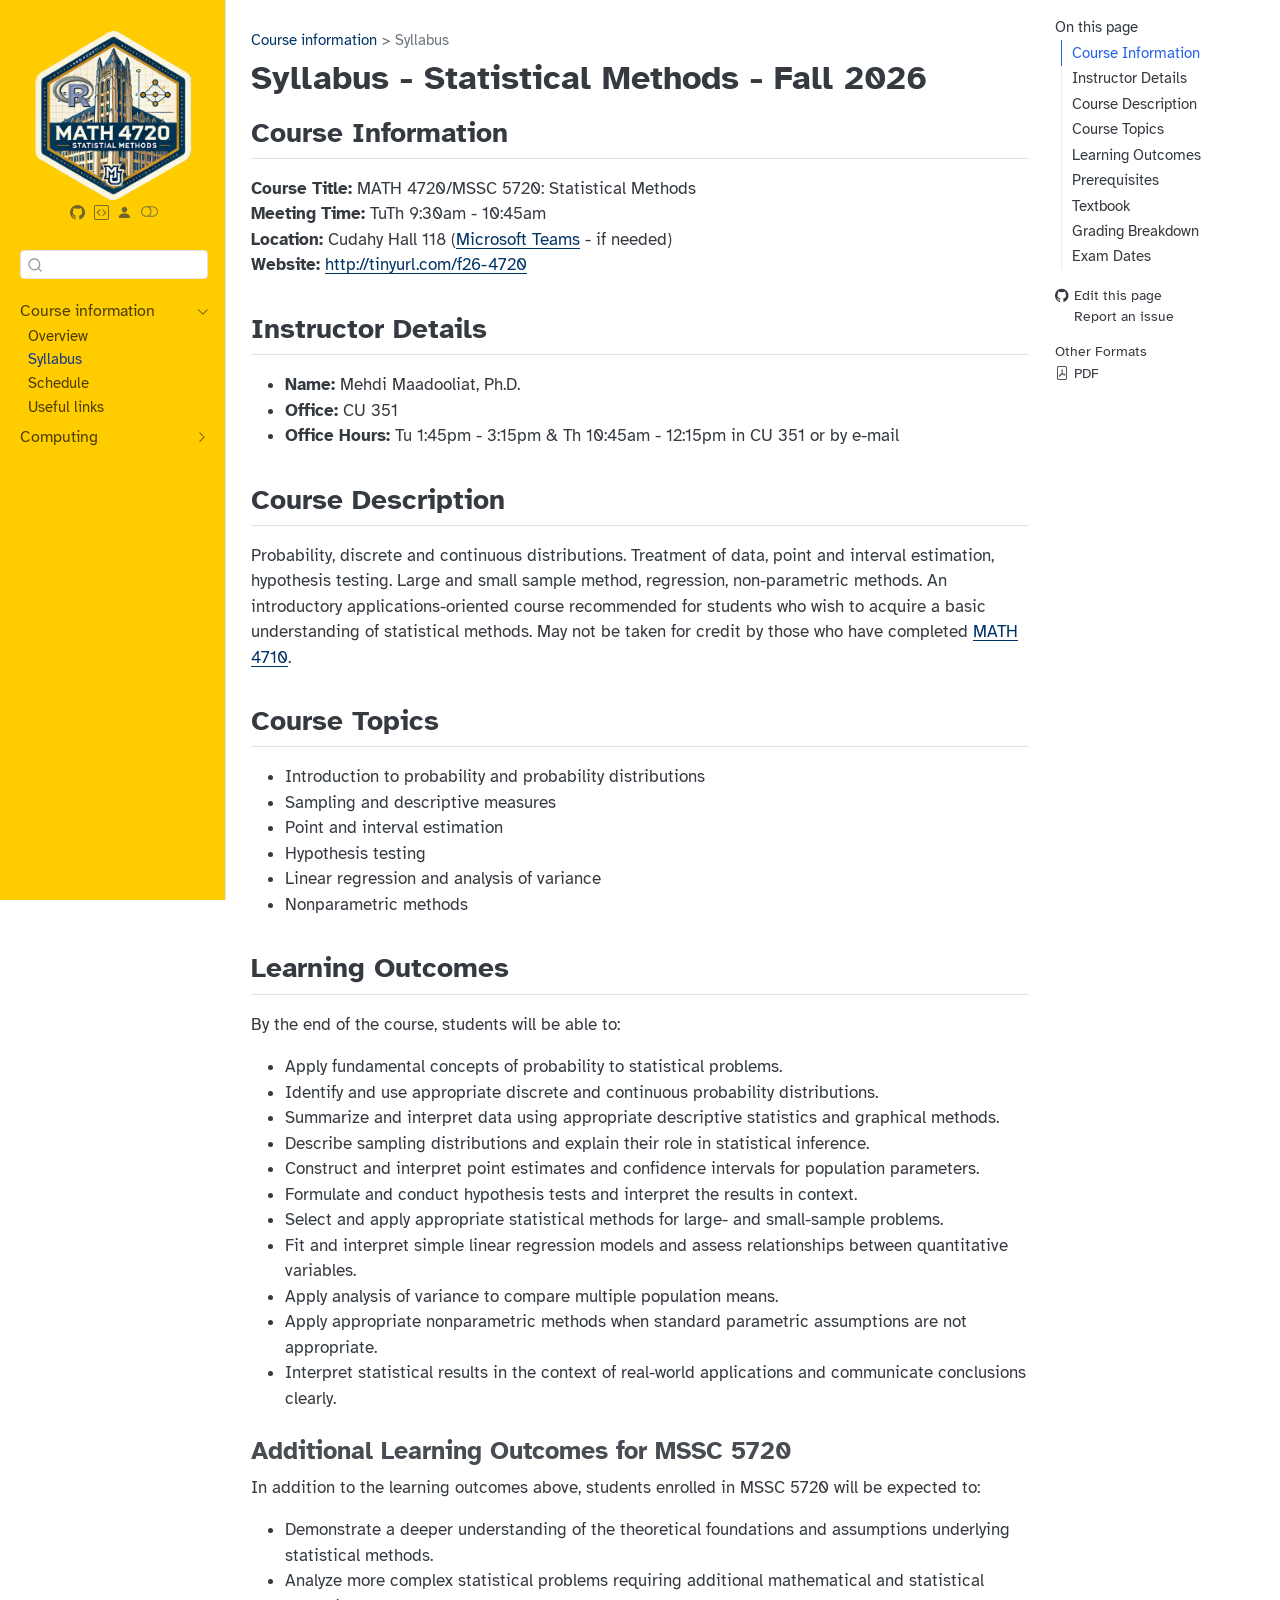
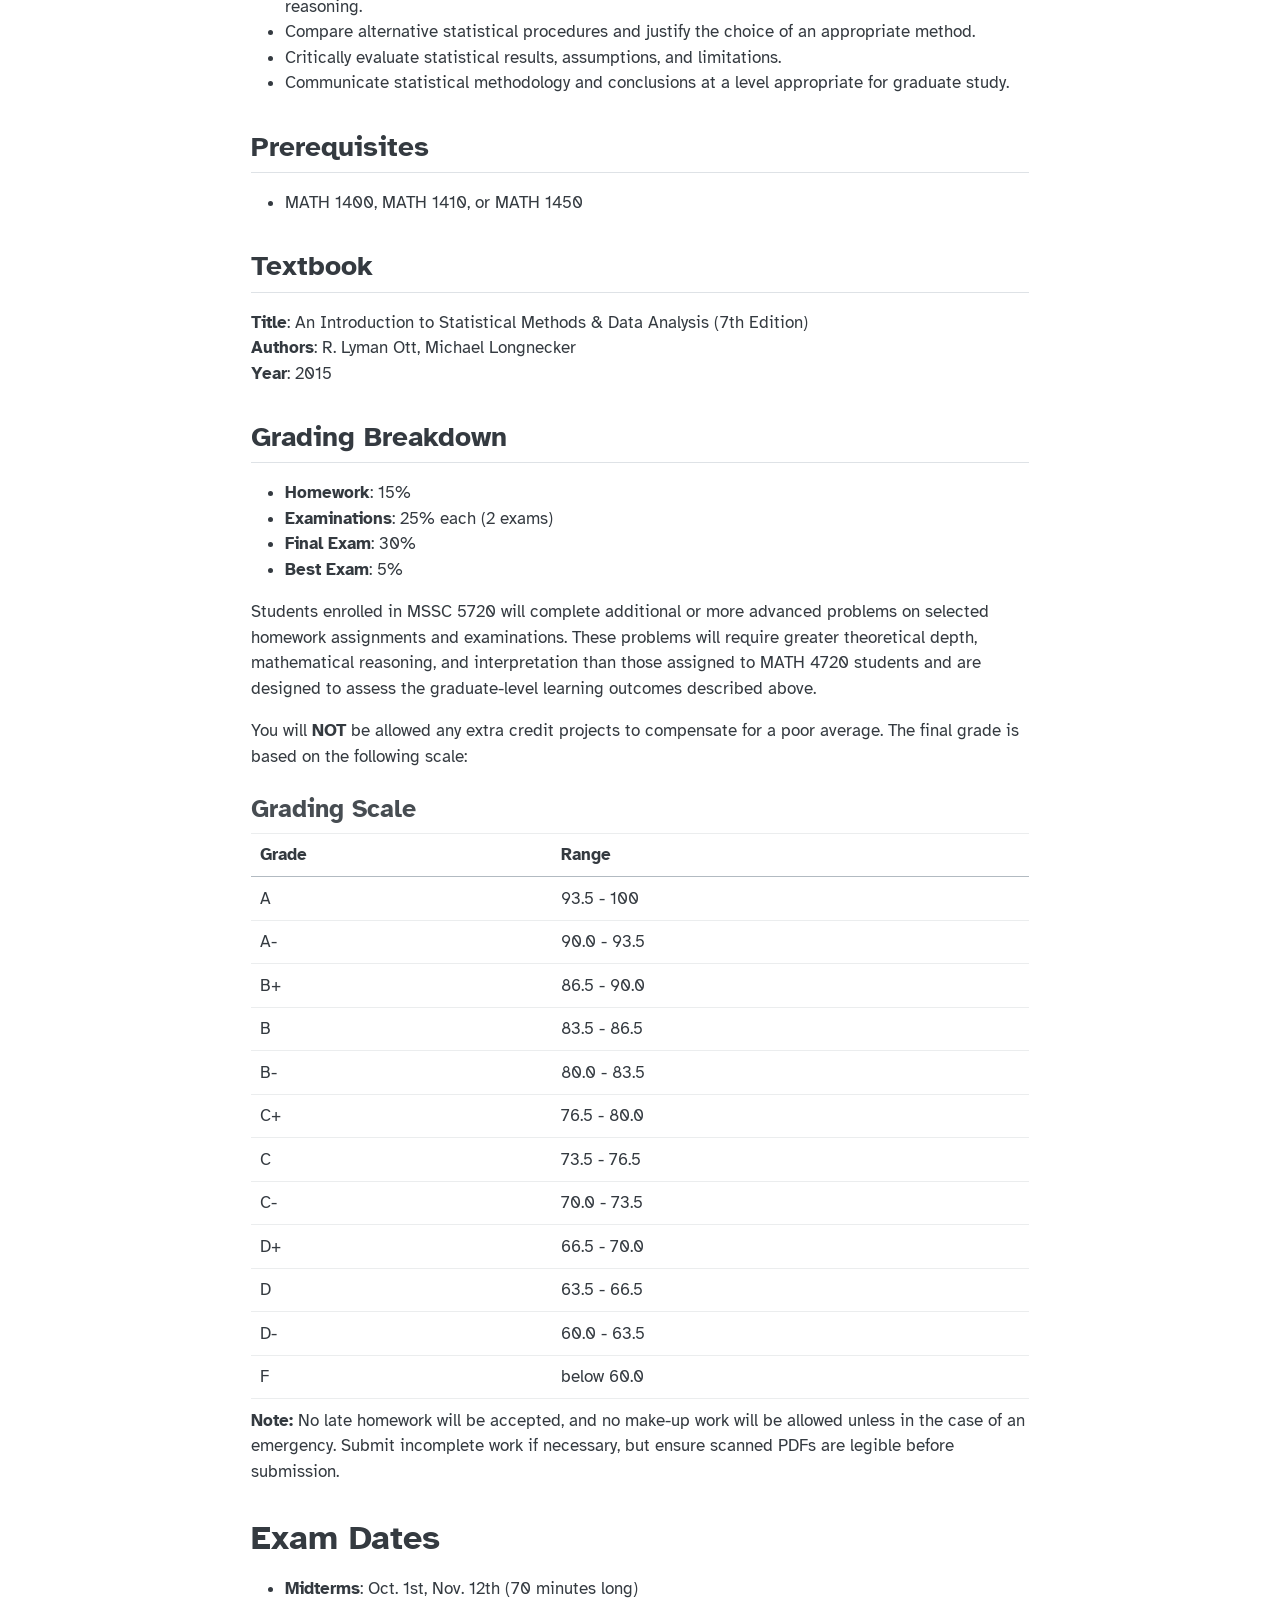
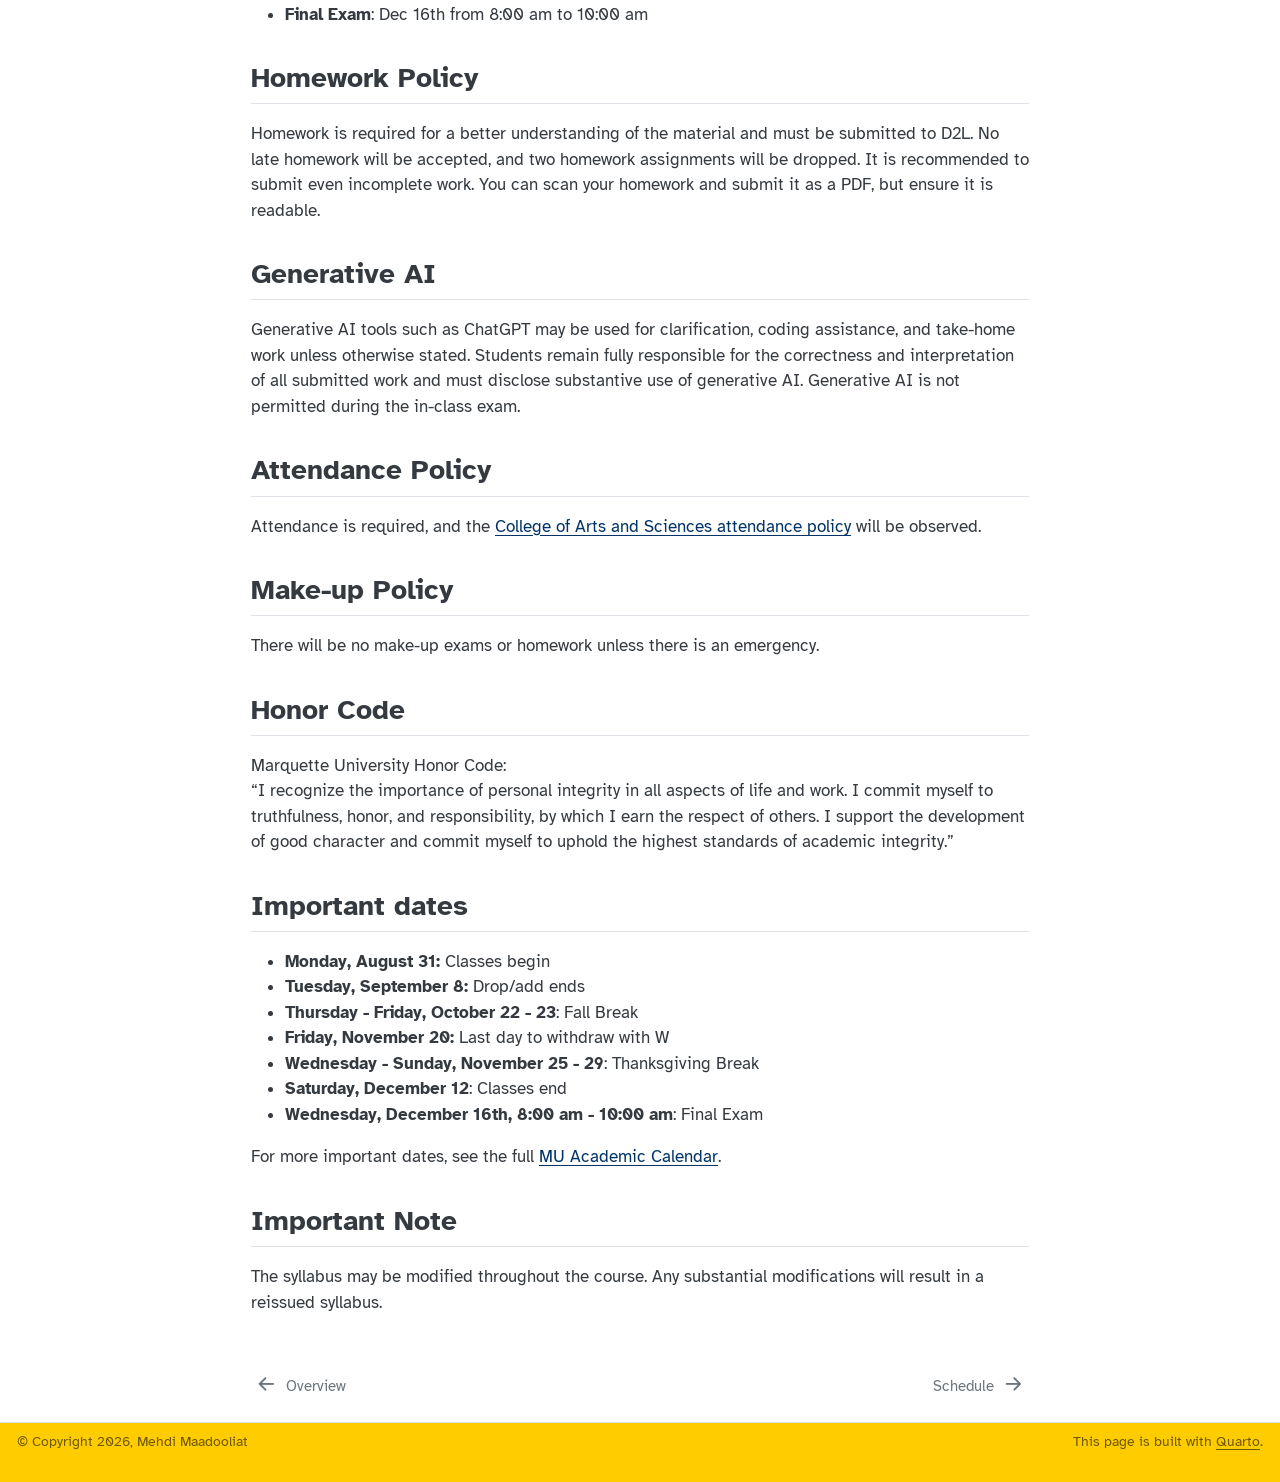
<file: course-syllabus.html>
<!DOCTYPE html>
<html xmlns="http://www.w3.org/1999/xhtml" lang="en" xml:lang="en"><head>

<meta charset="utf-8">
<meta name="generator" content="quarto-1.5.9">

<meta name="viewport" content="width=device-width, initial-scale=1.0, user-scalable=yes">


<title>MATH 4720 (MSSC 5720) – Syllabus - Statistical Methods - Fall 2026</title>
<style>
code{white-space: pre-wrap;}
span.smallcaps{font-variant: small-caps;}
div.columns{display: flex; gap: min(4vw, 1.5em);}
div.column{flex: auto; overflow-x: auto;}
div.hanging-indent{margin-left: 1.5em; text-indent: -1.5em;}
ul.task-list{list-style: none;}
ul.task-list li input[type="checkbox"] {
  width: 0.8em;
  margin: 0 0.8em 0.2em -1em; /* quarto-specific, see https://github.com/quarto-dev/quarto-cli/issues/4556 */ 
  vertical-align: middle;
}
</style>


<script src="site_libs/quarto-nav/quarto-nav.js"></script>
<script src="site_libs/clipboard/clipboard.min.js"></script>
<script src="site_libs/quarto-search/autocomplete.umd.js"></script>
<script src="site_libs/quarto-search/fuse.min.js"></script>
<script src="site_libs/quarto-search/quarto-search.js"></script>
<meta name="quarto:offset" content="./">
<link href="./index.html" rel="next">
<link href="./course-overview.html" rel="prev">
<script src="site_libs/quarto-html/quarto.js"></script>
<script src="site_libs/quarto-html/popper.min.js"></script>
<script src="site_libs/quarto-html/tippy.umd.min.js"></script>
<script src="site_libs/quarto-html/anchor.min.js"></script>
<link href="site_libs/quarto-html/tippy.css" rel="stylesheet">
<link href="site_libs/quarto-html/quarto-syntax-highlighting.css" rel="stylesheet" class="quarto-color-scheme" id="quarto-text-highlighting-styles">
<link href="site_libs/quarto-html/quarto-syntax-highlighting-dark.css" rel="prefetch" class="quarto-color-scheme quarto-color-alternate" id="quarto-text-highlighting-styles">
<script src="site_libs/bootstrap/bootstrap.min.js"></script>
<link href="site_libs/bootstrap/bootstrap-icons.css" rel="stylesheet">
<link href="site_libs/bootstrap/bootstrap.min.css" rel="stylesheet" class="quarto-color-scheme" id="quarto-bootstrap" data-mode="light">
<link href="site_libs/bootstrap/bootstrap-dark.min.css" rel="prefetch" class="quarto-color-scheme quarto-color-alternate" id="quarto-bootstrap" data-mode="dark">
<script id="quarto-search-options" type="application/json">{
  "location": "sidebar",
  "copy-button": false,
  "collapse-after": 3,
  "panel-placement": "start",
  "type": "textbox",
  "limit": 50,
  "keyboard-shortcut": [
    "f",
    "/",
    "s"
  ],
  "show-item-context": false,
  "language": {
    "search-no-results-text": "No results",
    "search-matching-documents-text": "matching documents",
    "search-copy-link-title": "Copy link to search",
    "search-hide-matches-text": "Hide additional matches",
    "search-more-match-text": "more match in this document",
    "search-more-matches-text": "more matches in this document",
    "search-clear-button-title": "Clear",
    "search-text-placeholder": "",
    "search-detached-cancel-button-title": "Cancel",
    "search-submit-button-title": "Submit",
    "search-label": "Search"
  }
}</script>


<meta property="og:title" content="MATH 4720 (MSSC 5720) - Syllabus - Statistical Methods - Fall 2026">
<meta property="og:description" content="Homepage for ‘Statistical Methods’ at Marquette University, Fall 2026.">
<meta property="og:site_name" content="MATH 4720 (MSSC 5720)">
<meta name="twitter:title" content="MATH 4720 (MSSC 5720) - Syllabus - Statistical Methods - Fall 2026">
<meta name="twitter:description" content="Homepage for ‘Statistical Methods’ at Marquette University, Fall 2026.">
<meta name="twitter:image" content="https://tinyurl.com/f26-4720/images/twitter-card.png">
<meta name="twitter:creator" content="@mmadoliat">
<meta name="twitter:image-height" content="1080">
<meta name="twitter:image-width" content="1920">
<meta name="twitter:card" content="summary_large_image">
</head>

<body class="nav-sidebar docked">

<div id="quarto-search-results"></div>
  <header id="quarto-header" class="headroom fixed-top">
  <nav class="quarto-secondary-nav">
    <div class="container-fluid d-flex">
      <button type="button" class="quarto-btn-toggle btn" data-bs-toggle="collapse" data-bs-target=".quarto-sidebar-collapse-item" aria-controls="quarto-sidebar" aria-expanded="false" aria-label="Toggle sidebar navigation" onclick="if (window.quartoToggleHeadroom) { window.quartoToggleHeadroom(); }">
        <i class="bi bi-layout-text-sidebar-reverse"></i>
      </button>
        <nav class="quarto-page-breadcrumbs" aria-label="breadcrumb"><ol class="breadcrumb"><li class="breadcrumb-item"><a href="./course-overview.html">Course information</a></li><li class="breadcrumb-item"><a href="./course-syllabus.html">Syllabus</a></li></ol></nav>
        <a class="flex-grow-1" role="button" data-bs-toggle="collapse" data-bs-target=".quarto-sidebar-collapse-item" aria-controls="quarto-sidebar" aria-expanded="false" aria-label="Toggle sidebar navigation" onclick="if (window.quartoToggleHeadroom) { window.quartoToggleHeadroom(); }">      
        </a>
      <button type="button" class="btn quarto-search-button" aria-label="" onclick="window.quartoOpenSearch();">
        <i class="bi bi-search"></i>
      </button>
    </div>
  </nav>
</header>
<!-- content -->
<div id="quarto-content" class="quarto-container page-columns page-rows-contents page-layout-article">
<!-- sidebar -->
  <nav id="quarto-sidebar" class="sidebar collapse collapse-horizontal quarto-sidebar-collapse-item sidebar-navigation docked overflow-auto">
    <div class="pt-lg-2 mt-2 text-center sidebar-header">
      <a href="./index.html" class="sidebar-logo-link">
      <img src="./images/logo.png" alt="" class="sidebar-logo py-0 d-lg-inline d-none">
      </a>
      <div class="sidebar-tools-main tools-wide">
    <a href="https://github.com/mmadoliat/statmeth-f26/" title="GitHub organization" class="quarto-navigation-tool px-1" aria-label="GitHub organization"><i class="bi bi-github"></i></a>
    <a href="https://tinyurl.com/f26-4720" title="TinyURL" class="quarto-navigation-tool px-1" aria-label="TinyURL"><i class="bi bi-code-square"></i></a>
    <a href="https://d2l.mu.edu/" title="D2L" class="quarto-navigation-tool px-1" aria-label="D2L"><i class="bi bi-person-fill"></i></a>
  <a href="" class="quarto-color-scheme-toggle quarto-navigation-tool  px-1" onclick="window.quartoToggleColorScheme(); return false;" title="Toggle dark mode"><i class="bi"></i></a>
</div>
      </div>
        <div class="mt-2 flex-shrink-0 align-items-center">
        <div class="sidebar-search">
        <div id="quarto-search" class="" title="Search"></div>
        </div>
        </div>
    <div class="sidebar-menu-container"> 
    <ul class="list-unstyled mt-1">
        <li class="sidebar-item sidebar-item-section">
      <div class="sidebar-item-container"> 
            <a class="sidebar-item-text sidebar-link text-start" data-bs-toggle="collapse" data-bs-target="#quarto-sidebar-section-1" aria-expanded="true">
 <span class="menu-text">Course information</span></a>
          <a class="sidebar-item-toggle text-start" data-bs-toggle="collapse" data-bs-target="#quarto-sidebar-section-1" aria-expanded="true" aria-label="Toggle section">
            <i class="bi bi-chevron-right ms-2"></i>
          </a> 
      </div>
      <ul id="quarto-sidebar-section-1" class="collapse list-unstyled sidebar-section depth1 show">  
          <li class="sidebar-item">
  <div class="sidebar-item-container"> 
  <a href="./course-overview.html" class="sidebar-item-text sidebar-link">
 <span class="menu-text">Overview</span></a>
  </div>
</li>
          <li class="sidebar-item">
  <div class="sidebar-item-container"> 
  <a href="./course-syllabus.html" class="sidebar-item-text sidebar-link active">
 <span class="menu-text">Syllabus</span></a>
  </div>
</li>
          <li class="sidebar-item">
  <div class="sidebar-item-container"> 
  <a href="./index.html" class="sidebar-item-text sidebar-link">
 <span class="menu-text">Schedule</span></a>
  </div>
</li>
          <li class="sidebar-item">
  <div class="sidebar-item-container"> 
  <a href="./course-links.html" class="sidebar-item-text sidebar-link">
 <span class="menu-text">Useful links</span></a>
  </div>
</li>
      </ul>
  </li>
        <li class="sidebar-item sidebar-item-section">
      <div class="sidebar-item-container"> 
            <a class="sidebar-item-text sidebar-link text-start collapsed" data-bs-toggle="collapse" data-bs-target="#quarto-sidebar-section-2" aria-expanded="false">
 <span class="menu-text">Computing</span></a>
          <a class="sidebar-item-toggle text-start collapsed" data-bs-toggle="collapse" data-bs-target="#quarto-sidebar-section-2" aria-expanded="false" aria-label="Toggle section">
            <i class="bi bi-chevron-right ms-2"></i>
          </a> 
      </div>
      <ul id="quarto-sidebar-section-2" class="collapse list-unstyled sidebar-section depth1 ">  
          <li class="sidebar-item">
  <div class="sidebar-item-container"> 
  <a href="./computing/computing-cheatsheets.html" class="sidebar-item-text sidebar-link">
 <span class="menu-text">Cheatsheets</span></a>
  </div>
</li>
      </ul>
  </li>
    </ul>
    </div>
</nav>
<div id="quarto-sidebar-glass" class="quarto-sidebar-collapse-item" data-bs-toggle="collapse" data-bs-target=".quarto-sidebar-collapse-item"></div>
<!-- margin-sidebar -->
    <div id="quarto-margin-sidebar" class="sidebar margin-sidebar">
        <nav id="TOC" role="doc-toc" class="toc-active">
    <h2 id="toc-title">On this page</h2>
   
  <ul>
  <li><a href="#course-information" id="toc-course-information" class="nav-link active" data-scroll-target="#course-information">Course Information</a></li>
  <li><a href="#instructor-details" id="toc-instructor-details" class="nav-link" data-scroll-target="#instructor-details">Instructor Details</a></li>
  <li><a href="#course-description" id="toc-course-description" class="nav-link" data-scroll-target="#course-description">Course Description</a></li>
  <li><a href="#course-topics" id="toc-course-topics" class="nav-link" data-scroll-target="#course-topics">Course Topics</a></li>
  <li><a href="#learning-outcomes" id="toc-learning-outcomes" class="nav-link" data-scroll-target="#learning-outcomes">Learning Outcomes</a>
  <ul class="collapse">
  <li><a href="#additional-learning-outcomes-for-mssc-5720" id="toc-additional-learning-outcomes-for-mssc-5720" class="nav-link" data-scroll-target="#additional-learning-outcomes-for-mssc-5720">Additional Learning Outcomes for MSSC 5720</a></li>
  </ul></li>
  <li><a href="#prerequisites" id="toc-prerequisites" class="nav-link" data-scroll-target="#prerequisites">Prerequisites</a></li>
  <li><a href="#textbook" id="toc-textbook" class="nav-link" data-scroll-target="#textbook">Textbook</a></li>
  <li><a href="#grading-breakdown" id="toc-grading-breakdown" class="nav-link" data-scroll-target="#grading-breakdown">Grading Breakdown</a>
  <ul class="collapse">
  <li><a href="#grading-scale" id="toc-grading-scale" class="nav-link" data-scroll-target="#grading-scale">Grading Scale</a></li>
  </ul></li>
  <li><a href="#exam-dates" id="toc-exam-dates" class="nav-link" data-scroll-target="#exam-dates">Exam Dates</a>
  <ul class="collapse">
  <li><a href="#homework-policy" id="toc-homework-policy" class="nav-link" data-scroll-target="#homework-policy">Homework Policy</a></li>
  <li><a href="#generative-ai" id="toc-generative-ai" class="nav-link" data-scroll-target="#generative-ai">Generative AI</a></li>
  <li><a href="#attendance-policy" id="toc-attendance-policy" class="nav-link" data-scroll-target="#attendance-policy">Attendance Policy</a></li>
  <li><a href="#make-up-policy" id="toc-make-up-policy" class="nav-link" data-scroll-target="#make-up-policy">Make-up Policy</a></li>
  <li><a href="#honor-code" id="toc-honor-code" class="nav-link" data-scroll-target="#honor-code">Honor Code</a></li>
  <li><a href="#important-dates" id="toc-important-dates" class="nav-link" data-scroll-target="#important-dates">Important dates</a></li>
  <li><a href="#important-note" id="toc-important-note" class="nav-link" data-scroll-target="#important-note">Important Note</a></li>
  </ul></li>
  </ul>
<div class="toc-actions"><ul><li><a href="https://github.com/mmadoliat/statmeth-f26/edit/main/course-syllabus.qmd" class="toc-action"><i class="bi bi-github"></i>Edit this page</a></li><li><a href="https://github.com/mmadoliat/statmeth-f26/issues/new" class="toc-action"><i class="bi empty"></i>Report an issue</a></li></ul></div><div class="quarto-alternate-formats"><h2>Other Formats</h2><ul><li><a href="course-syllabus.pdf"><i class="bi bi-file-pdf"></i>PDF</a></li></ul></div></nav>
    </div>
<!-- main -->
<main class="content" id="quarto-document-content">

<header id="title-block-header" class="quarto-title-block default"><nav class="quarto-page-breadcrumbs quarto-title-breadcrumbs d-none d-lg-block" aria-label="breadcrumb"><ol class="breadcrumb"><li class="breadcrumb-item"><a href="./course-overview.html">Course information</a></li><li class="breadcrumb-item"><a href="./course-syllabus.html">Syllabus</a></li></ol></nav>
<div class="quarto-title">
<h1 class="title">Syllabus - Statistical Methods - Fall 2026</h1>
</div>



<div class="quarto-title-meta">

    
  
    
  </div>
  


</header>


<section id="course-information" class="level2">
<h2 class="anchored" data-anchor-id="course-information">Course Information</h2>
<p><strong>Course Title:</strong> MATH 4720/MSSC 5720: Statistical Methods<br>
<strong>Meeting Time:</strong> TuTh 9:30am - 10:45am<br>
<strong>Location:</strong> Cudahy Hall 118 (<a href="https://teams.microsoft.com/meet/255935255407425?p=uVJ6qXK2zGbR51kMX9">Microsoft Teams</a> - if needed)<br>
<strong>Website:</strong> <a href="http://tinyurl.com/f26-4720" class="uri">http://tinyurl.com/f26-4720</a></p>
</section>
<section id="instructor-details" class="level2">
<h2 class="anchored" data-anchor-id="instructor-details">Instructor Details</h2>
<ul>
<li><strong>Name:</strong> Mehdi Maadooliat, Ph.D.</li>
<li><strong>Office:</strong> CU 351</li>
<li><strong>Office Hours:</strong> Tu 1:45pm - 3:15pm &amp; Th 10:45am - 12:15pm in CU 351 or by e-mail</li>
</ul>
</section>
<section id="course-description" class="level2">
<h2 class="anchored" data-anchor-id="course-description">Course Description</h2>
<p>Probability, discrete and continuous distributions. Treatment of data, point and interval estimation, hypothesis testing. Large and small sample method, regression, non-parametric methods. An introductory applications-oriented course recommended for students who wish to acquire a basic understanding of statistical methods. May not be taken for credit by those who have completed <a href="https://bulletin.marquette.edu/search/?P=MATH%204710">MATH 4710</a>.</p>
</section>
<section id="course-topics" class="level2">
<h2 class="anchored" data-anchor-id="course-topics">Course Topics</h2>
<ul>
<li>Introduction to probability and probability distributions</li>
<li>Sampling and descriptive measures</li>
<li>Point and interval estimation</li>
<li>Hypothesis testing</li>
<li>Linear regression and analysis of variance</li>
<li>Nonparametric methods</li>
</ul>
</section>
<section id="learning-outcomes" class="level2">
<h2 class="anchored" data-anchor-id="learning-outcomes">Learning Outcomes</h2>
<p>By the end of the course, students will be able to:</p>
<ul>
<li>Apply fundamental concepts of probability to statistical problems.</li>
<li>Identify and use appropriate discrete and continuous probability distributions.</li>
<li>Summarize and interpret data using appropriate descriptive statistics and graphical methods.</li>
<li>Describe sampling distributions and explain their role in statistical inference.</li>
<li>Construct and interpret point estimates and confidence intervals for population parameters.</li>
<li>Formulate and conduct hypothesis tests and interpret the results in context.</li>
<li>Select and apply appropriate statistical methods for large- and small-sample problems.</li>
<li>Fit and interpret simple linear regression models and assess relationships between quantitative variables.</li>
<li>Apply analysis of variance to compare multiple population means.</li>
<li>Apply appropriate nonparametric methods when standard parametric assumptions are not appropriate.</li>
<li>Interpret statistical results in the context of real-world applications and communicate conclusions clearly.</li>
</ul>
<section id="additional-learning-outcomes-for-mssc-5720" class="level3">
<h3 class="anchored" data-anchor-id="additional-learning-outcomes-for-mssc-5720">Additional Learning Outcomes for MSSC 5720</h3>
<p>In addition to the learning outcomes above, students enrolled in MSSC 5720 will be expected to:</p>
<ul>
<li>Demonstrate a deeper understanding of the theoretical foundations and assumptions underlying statistical methods.</li>
<li>Analyze more complex statistical problems requiring additional mathematical and statistical reasoning.</li>
<li>Compare alternative statistical procedures and justify the choice of an appropriate method.</li>
<li>Critically evaluate statistical results, assumptions, and limitations.</li>
<li>Communicate statistical methodology and conclusions at a level appropriate for graduate study.</li>
</ul>
</section>
</section>
<section id="prerequisites" class="level2">
<h2 class="anchored" data-anchor-id="prerequisites">Prerequisites</h2>
<ul>
<li>MATH 1400, MATH 1410, or MATH 1450</li>
</ul>
</section>
<section id="textbook" class="level2">
<h2 class="anchored" data-anchor-id="textbook">Textbook</h2>
<p><strong>Title</strong>: An Introduction to Statistical Methods &amp; Data Analysis (7th Edition)<br>
<strong>Authors</strong>: R. Lyman Ott, Michael Longnecker<br>
<strong>Year</strong>: 2015</p>
</section>
<section id="grading-breakdown" class="level2">
<h2 class="anchored" data-anchor-id="grading-breakdown">Grading Breakdown</h2>
<ul>
<li><strong>Homework</strong>: 15%</li>
<li><strong>Examinations</strong>: 25% each (2 exams)</li>
<li><strong>Final Exam</strong>: 30%</li>
<li><strong>Best Exam</strong>: 5%</li>
</ul>
<p>Students enrolled in MSSC 5720 will complete additional or more advanced problems on selected homework assignments and examinations. These problems will require greater theoretical depth, mathematical reasoning, and interpretation than those assigned to MATH 4720 students and are designed to assess the graduate-level learning outcomes described above.</p>
<p>You will <strong>NOT</strong> be allowed any extra credit projects to compensate for a poor average. The final grade is based on the following scale:</p>
<section id="grading-scale" class="level3">
<h3 class="anchored" data-anchor-id="grading-scale">Grading Scale</h3>
<table class="table">
<thead>
<tr class="header">
<th>Grade</th>
<th>Range</th>
</tr>
</thead>
<tbody>
<tr class="odd">
<td>A</td>
<td>93.5 - 100</td>
</tr>
<tr class="even">
<td>A-</td>
<td>90.0 - 93.5</td>
</tr>
<tr class="odd">
<td>B+</td>
<td>86.5 - 90.0</td>
</tr>
<tr class="even">
<td>B</td>
<td>83.5 - 86.5</td>
</tr>
<tr class="odd">
<td>B-</td>
<td>80.0 - 83.5</td>
</tr>
<tr class="even">
<td>C+</td>
<td>76.5 - 80.0</td>
</tr>
<tr class="odd">
<td>C</td>
<td>73.5 - 76.5</td>
</tr>
<tr class="even">
<td>C-</td>
<td>70.0 - 73.5</td>
</tr>
<tr class="odd">
<td>D+</td>
<td>66.5 - 70.0</td>
</tr>
<tr class="even">
<td>D</td>
<td>63.5 - 66.5</td>
</tr>
<tr class="odd">
<td>D-</td>
<td>60.0 - 63.5</td>
</tr>
<tr class="even">
<td>F</td>
<td>below 60.0</td>
</tr>
</tbody>
</table>
<p><strong>Note:</strong> No late homework will be accepted, and no make-up work will be allowed unless in the case of an emergency. Submit incomplete work if necessary, but ensure scanned PDFs are legible before submission.</p>
</section>
</section>
<section id="exam-dates" class="level1">
<h1>Exam Dates</h1>
<ul>
<li><strong>Midterms</strong>: Oct.&nbsp;1st, Nov.&nbsp;12th (70 minutes long)</li>
<li><strong>Final Exam</strong>: Dec 16th from 8:00 am to 10:00 am</li>
</ul>
<section id="homework-policy" class="level2">
<h2 class="anchored" data-anchor-id="homework-policy">Homework Policy</h2>
<p>Homework is required for a better understanding of the material and must be submitted to D2L. No late homework will be accepted, and two homework assignments will be dropped. It is recommended to submit even incomplete work. You can scan your homework and submit it as a PDF, but ensure it is readable.</p>
</section>
<section id="generative-ai" class="level2">
<h2 class="anchored" data-anchor-id="generative-ai">Generative AI</h2>
<p>Generative AI tools such as ChatGPT may be used for clarification, coding assistance, and take-home work unless otherwise stated. Students remain fully responsible for the correctness and interpretation of all submitted work and must disclose substantive use of generative AI. Generative AI is not permitted during the in-class exam.</p>
</section>
<section id="attendance-policy" class="level2">
<h2 class="anchored" data-anchor-id="attendance-policy">Attendance Policy</h2>
<p>Attendance is required, and the <a href="https://bulletin.marquette.edu/policies/attendance/undergraduate/">College of Arts and Sciences attendance policy</a> will be observed.</p>
</section>
<section id="make-up-policy" class="level2">
<h2 class="anchored" data-anchor-id="make-up-policy">Make-up Policy</h2>
<p>There will be no make-up exams or homework unless there is an emergency.</p>
</section>
<section id="honor-code" class="level2">
<h2 class="anchored" data-anchor-id="honor-code">Honor Code</h2>
<p>Marquette University Honor Code:<br>
“I recognize the importance of personal integrity in all aspects of life and work. I commit myself to truthfulness, honor, and responsibility, by which I earn the respect of others. I support the development of good character and commit myself to uphold the highest standards of academic integrity.”</p>
</section>
<section id="important-dates" class="level2">
<h2 class="anchored" data-anchor-id="important-dates">Important dates</h2>
<ul>
<li><strong>Monday, August 31:</strong> Classes begin</li>
<li><strong>Tuesday, September 8:</strong> Drop/add ends</li>
<li><strong>Thursday - Friday, October 22 - 23</strong>: Fall Break</li>
<li><strong>Friday, November 20:</strong> Last day to withdraw with W</li>
<li><strong>Wednesday - Sunday, November 25 - 29</strong>: Thanksgiving Break</li>
<li><strong>Saturday, December 12</strong>: Classes end</li>
<li><strong>Wednesday, December 16th, 8:00 am - 10:00 am</strong>: Final Exam</li>
</ul>
<p>For more important dates, see the full <a href="https://www.marquette.edu/central/registrar/2026-fall-academic-calendar.php">MU Academic Calendar</a>.</p>
</section>
<section id="important-note" class="level2">
<h2 class="anchored" data-anchor-id="important-note">Important Note</h2>
<p>The syllabus may be modified throughout the course. Any substantial modifications will result in a reissued syllabus.</p>


</section>
</section>

</main> <!-- /main -->
<script id="quarto-html-after-body" type="application/javascript">
window.document.addEventListener("DOMContentLoaded", function (event) {
  const toggleBodyColorMode = (bsSheetEl) => {
    const mode = bsSheetEl.getAttribute("data-mode");
    const bodyEl = window.document.querySelector("body");
    if (mode === "dark") {
      bodyEl.classList.add("quarto-dark");
      bodyEl.classList.remove("quarto-light");
    } else {
      bodyEl.classList.add("quarto-light");
      bodyEl.classList.remove("quarto-dark");
    }
  }
  const toggleBodyColorPrimary = () => {
    const bsSheetEl = window.document.querySelector("link#quarto-bootstrap");
    if (bsSheetEl) {
      toggleBodyColorMode(bsSheetEl);
    }
  }
  toggleBodyColorPrimary();  
  const disableStylesheet = (stylesheets) => {
    for (let i=0; i < stylesheets.length; i++) {
      const stylesheet = stylesheets[i];
      stylesheet.rel = 'prefetch';
    }
  }
  const enableStylesheet = (stylesheets) => {
    for (let i=0; i < stylesheets.length; i++) {
      const stylesheet = stylesheets[i];
      stylesheet.rel = 'stylesheet';
    }
  }
  const manageTransitions = (selector, allowTransitions) => {
    const els = window.document.querySelectorAll(selector);
    for (let i=0; i < els.length; i++) {
      const el = els[i];
      if (allowTransitions) {
        el.classList.remove('notransition');
      } else {
        el.classList.add('notransition');
      }
    }
  }
  const toggleGiscusIfUsed = (isAlternate, darkModeDefault) => {
    const baseTheme = document.querySelector('#giscus-base-theme')?.value ?? 'light';
    const alternateTheme = document.querySelector('#giscus-alt-theme')?.value ?? 'dark';
    let newTheme = '';
    if(darkModeDefault) {
      newTheme = isAlternate ? baseTheme : alternateTheme;
    } else {
      newTheme = isAlternate ? alternateTheme : baseTheme;
    }
    const changeGiscusTheme = () => {
      // From: https://github.com/giscus/giscus/issues/336
      const sendMessage = (message) => {
        const iframe = document.querySelector('iframe.giscus-frame');
        if (!iframe) return;
        iframe.contentWindow.postMessage({ giscus: message }, 'https://giscus.app');
      }
      sendMessage({
        setConfig: {
          theme: newTheme
        }
      });
    }
    const isGiscussLoaded = window.document.querySelector('iframe.giscus-frame') !== null;
    if (isGiscussLoaded) {
      changeGiscusTheme();
    }
  }
  const toggleColorMode = (alternate) => {
    // Switch the stylesheets
    const alternateStylesheets = window.document.querySelectorAll('link.quarto-color-scheme.quarto-color-alternate');
    manageTransitions('#quarto-margin-sidebar .nav-link', false);
    if (alternate) {
      enableStylesheet(alternateStylesheets);
      for (const sheetNode of alternateStylesheets) {
        if (sheetNode.id === "quarto-bootstrap") {
          toggleBodyColorMode(sheetNode);
        }
      }
    } else {
      disableStylesheet(alternateStylesheets);
      toggleBodyColorPrimary();
    }
    manageTransitions('#quarto-margin-sidebar .nav-link', true);
    // Switch the toggles
    const toggles = window.document.querySelectorAll('.quarto-color-scheme-toggle');
    for (let i=0; i < toggles.length; i++) {
      const toggle = toggles[i];
      if (toggle) {
        if (alternate) {
          toggle.classList.add("alternate");     
        } else {
          toggle.classList.remove("alternate");
        }
      }
    }
    // Hack to workaround the fact that safari doesn't
    // properly recolor the scrollbar when toggling (#1455)
    if (navigator.userAgent.indexOf('Safari') > 0 && navigator.userAgent.indexOf('Chrome') == -1) {
      manageTransitions("body", false);
      window.scrollTo(0, 1);
      setTimeout(() => {
        window.scrollTo(0, 0);
        manageTransitions("body", true);
      }, 40);  
    }
  }
  const isFileUrl = () => { 
    return window.location.protocol === 'file:';
  }
  const hasAlternateSentinel = () => {  
    let styleSentinel = getColorSchemeSentinel();
    if (styleSentinel !== null) {
      return styleSentinel === "alternate";
    } else {
      return false;
    }
  }
  const setStyleSentinel = (alternate) => {
    const value = alternate ? "alternate" : "default";
    if (!isFileUrl()) {
      window.localStorage.setItem("quarto-color-scheme", value);
    } else {
      localAlternateSentinel = value;
    }
  }
  const getColorSchemeSentinel = () => {
    if (!isFileUrl()) {
      const storageValue = window.localStorage.getItem("quarto-color-scheme");
      return storageValue != null ? storageValue : localAlternateSentinel;
    } else {
      return localAlternateSentinel;
    }
  }
  const darkModeDefault = false;
  let localAlternateSentinel = darkModeDefault ? 'alternate' : 'default';
  // Dark / light mode switch
  window.quartoToggleColorScheme = () => {
    // Read the current dark / light value 
    let toAlternate = !hasAlternateSentinel();
    toggleColorMode(toAlternate);
    setStyleSentinel(toAlternate);
    toggleGiscusIfUsed(toAlternate, darkModeDefault);
  };
  // Ensure there is a toggle, if there isn't float one in the top right
  if (window.document.querySelector('.quarto-color-scheme-toggle') === null) {
    const a = window.document.createElement('a');
    a.classList.add('top-right');
    a.classList.add('quarto-color-scheme-toggle');
    a.href = "";
    a.onclick = function() { try { window.quartoToggleColorScheme(); } catch {} return false; };
    const i = window.document.createElement("i");
    i.classList.add('bi');
    a.appendChild(i);
    window.document.body.appendChild(a);
  }
  // Switch to dark mode if need be
  if (hasAlternateSentinel()) {
    toggleColorMode(true);
  } else {
    toggleColorMode(false);
  }
  const icon = "";
  const anchorJS = new window.AnchorJS();
  anchorJS.options = {
    placement: 'right',
    icon: icon
  };
  anchorJS.add('.anchored');
  const isCodeAnnotation = (el) => {
    for (const clz of el.classList) {
      if (clz.startsWith('code-annotation-')) {                     
        return true;
      }
    }
    return false;
  }
  const clipboard = new window.ClipboardJS('.code-copy-button', {
    text: function(trigger) {
      const codeEl = trigger.previousElementSibling.cloneNode(true);
      for (const childEl of codeEl.children) {
        if (isCodeAnnotation(childEl)) {
          childEl.remove();
        }
      }
      return codeEl.innerText;
    }
  });
  clipboard.on('success', function(e) {
    // button target
    const button = e.trigger;
    // don't keep focus
    button.blur();
    // flash "checked"
    button.classList.add('code-copy-button-checked');
    var currentTitle = button.getAttribute("title");
    button.setAttribute("title", "Copied!");
    let tooltip;
    if (window.bootstrap) {
      button.setAttribute("data-bs-toggle", "tooltip");
      button.setAttribute("data-bs-placement", "left");
      button.setAttribute("data-bs-title", "Copied!");
      tooltip = new bootstrap.Tooltip(button, 
        { trigger: "manual", 
          customClass: "code-copy-button-tooltip",
          offset: [0, -8]});
      tooltip.show();    
    }
    setTimeout(function() {
      if (tooltip) {
        tooltip.hide();
        button.removeAttribute("data-bs-title");
        button.removeAttribute("data-bs-toggle");
        button.removeAttribute("data-bs-placement");
      }
      button.setAttribute("title", currentTitle);
      button.classList.remove('code-copy-button-checked');
    }, 1000);
    // clear code selection
    e.clearSelection();
  });
  function tippyHover(el, contentFn, onTriggerFn, onUntriggerFn) {
    const config = {
      allowHTML: true,
      maxWidth: 500,
      delay: 100,
      arrow: false,
      appendTo: function(el) {
          return el.parentElement;
      },
      interactive: true,
      interactiveBorder: 10,
      theme: 'quarto',
      placement: 'bottom-start',
    };
    if (contentFn) {
      config.content = contentFn;
    }
    if (onTriggerFn) {
      config.onTrigger = onTriggerFn;
    }
    if (onUntriggerFn) {
      config.onUntrigger = onUntriggerFn;
    }
    window.tippy(el, config); 
  }
  const noterefs = window.document.querySelectorAll('a[role="doc-noteref"]');
  for (var i=0; i<noterefs.length; i++) {
    const ref = noterefs[i];
    tippyHover(ref, function() {
      // use id or data attribute instead here
      let href = ref.getAttribute('data-footnote-href') || ref.getAttribute('href');
      try { href = new URL(href).hash; } catch {}
      const id = href.replace(/^#\/?/, "");
      const note = window.document.getElementById(id);
      return note.innerHTML;
    });
  }
  const xrefs = window.document.querySelectorAll('a.quarto-xref');
  const processXRef = (id, note) => {
    // Strip column container classes
    const stripColumnClz = (el) => {
      el.classList.remove("page-full", "page-columns");
      if (el.children) {
        for (const child of el.children) {
          stripColumnClz(child);
        }
      }
    }
    stripColumnClz(note)
    if (id === null || id.startsWith('sec-')) {
      // Special case sections, only their first couple elements
      const container = document.createElement("div");
      if (note.children && note.children.length > 2) {
        container.appendChild(note.children[0].cloneNode(true));
        for (let i = 1; i < note.children.length; i++) {
          const child = note.children[i];
          if (child.tagName === "P" && child.innerText === "") {
            continue;
          } else {
            container.appendChild(child.cloneNode(true));
            break;
          }
        }
        if (window.Quarto?.typesetMath) {
          window.Quarto.typesetMath(container);
        }
        return container.innerHTML
      } else {
        if (window.Quarto?.typesetMath) {
          window.Quarto.typesetMath(note);
        }
        return note.innerHTML;
      }
    } else {
      // Remove any anchor links if they are present
      const anchorLink = note.querySelector('a.anchorjs-link');
      if (anchorLink) {
        anchorLink.remove();
      }
      if (window.Quarto?.typesetMath) {
        window.Quarto.typesetMath(note);
      }
      // TODO in 1.5, we should make sure this works without a callout special case
      if (note.classList.contains("callout")) {
        return note.outerHTML;
      } else {
        return note.innerHTML;
      }
    }
  }
  for (var i=0; i<xrefs.length; i++) {
    const xref = xrefs[i];
    tippyHover(xref, undefined, function(instance) {
      instance.disable();
      let url = xref.getAttribute('href');
      let hash = undefined; 
      if (url.startsWith('#')) {
        hash = url;
      } else {
        try { hash = new URL(url).hash; } catch {}
      }
      if (hash) {
        const id = hash.replace(/^#\/?/, "");
        const note = window.document.getElementById(id);
        if (note !== null) {
          try {
            const html = processXRef(id, note.cloneNode(true));
            instance.setContent(html);
          } finally {
            instance.enable();
            instance.show();
          }
        } else {
          // See if we can fetch this
          fetch(url.split('#')[0])
          .then(res => res.text())
          .then(html => {
            const parser = new DOMParser();
            const htmlDoc = parser.parseFromString(html, "text/html");
            const note = htmlDoc.getElementById(id);
            if (note !== null) {
              const html = processXRef(id, note);
              instance.setContent(html);
            } 
          }).finally(() => {
            instance.enable();
            instance.show();
          });
        }
      } else {
        // See if we can fetch a full url (with no hash to target)
        // This is a special case and we should probably do some content thinning / targeting
        fetch(url)
        .then(res => res.text())
        .then(html => {
          const parser = new DOMParser();
          const htmlDoc = parser.parseFromString(html, "text/html");
          const note = htmlDoc.querySelector('main.content');
          if (note !== null) {
            // This should only happen for chapter cross references
            // (since there is no id in the URL)
            // remove the first header
            if (note.children.length > 0 && note.children[0].tagName === "HEADER") {
              note.children[0].remove();
            }
            const html = processXRef(null, note);
            instance.setContent(html);
          } 
        }).finally(() => {
          instance.enable();
          instance.show();
        });
      }
    }, function(instance) {
    });
  }
      let selectedAnnoteEl;
      const selectorForAnnotation = ( cell, annotation) => {
        let cellAttr = 'data-code-cell="' + cell + '"';
        let lineAttr = 'data-code-annotation="' +  annotation + '"';
        const selector = 'span[' + cellAttr + '][' + lineAttr + ']';
        return selector;
      }
      const selectCodeLines = (annoteEl) => {
        const doc = window.document;
        const targetCell = annoteEl.getAttribute("data-target-cell");
        const targetAnnotation = annoteEl.getAttribute("data-target-annotation");
        const annoteSpan = window.document.querySelector(selectorForAnnotation(targetCell, targetAnnotation));
        const lines = annoteSpan.getAttribute("data-code-lines").split(",");
        const lineIds = lines.map((line) => {
          return targetCell + "-" + line;
        })
        let top = null;
        let height = null;
        let parent = null;
        if (lineIds.length > 0) {
            //compute the position of the single el (top and bottom and make a div)
            const el = window.document.getElementById(lineIds[0]);
            top = el.offsetTop;
            height = el.offsetHeight;
            parent = el.parentElement.parentElement;
          if (lineIds.length > 1) {
            const lastEl = window.document.getElementById(lineIds[lineIds.length - 1]);
            const bottom = lastEl.offsetTop + lastEl.offsetHeight;
            height = bottom - top;
          }
          if (top !== null && height !== null && parent !== null) {
            // cook up a div (if necessary) and position it 
            let div = window.document.getElementById("code-annotation-line-highlight");
            if (div === null) {
              div = window.document.createElement("div");
              div.setAttribute("id", "code-annotation-line-highlight");
              div.style.position = 'absolute';
              parent.appendChild(div);
            }
            div.style.top = top - 2 + "px";
            div.style.height = height + 4 + "px";
            div.style.left = 0;
            let gutterDiv = window.document.getElementById("code-annotation-line-highlight-gutter");
            if (gutterDiv === null) {
              gutterDiv = window.document.createElement("div");
              gutterDiv.setAttribute("id", "code-annotation-line-highlight-gutter");
              gutterDiv.style.position = 'absolute';
              const codeCell = window.document.getElementById(targetCell);
              const gutter = codeCell.querySelector('.code-annotation-gutter');
              gutter.appendChild(gutterDiv);
            }
            gutterDiv.style.top = top - 2 + "px";
            gutterDiv.style.height = height + 4 + "px";
          }
          selectedAnnoteEl = annoteEl;
        }
      };
      const unselectCodeLines = () => {
        const elementsIds = ["code-annotation-line-highlight", "code-annotation-line-highlight-gutter"];
        elementsIds.forEach((elId) => {
          const div = window.document.getElementById(elId);
          if (div) {
            div.remove();
          }
        });
        selectedAnnoteEl = undefined;
      };
        // Handle positioning of the toggle
    window.addEventListener(
      "resize",
      throttle(() => {
        elRect = undefined;
        if (selectedAnnoteEl) {
          selectCodeLines(selectedAnnoteEl);
        }
      }, 10)
    );
    function throttle(fn, ms) {
    let throttle = false;
    let timer;
      return (...args) => {
        if(!throttle) { // first call gets through
            fn.apply(this, args);
            throttle = true;
        } else { // all the others get throttled
            if(timer) clearTimeout(timer); // cancel #2
            timer = setTimeout(() => {
              fn.apply(this, args);
              timer = throttle = false;
            }, ms);
        }
      };
    }
      // Attach click handler to the DT
      const annoteDls = window.document.querySelectorAll('dt[data-target-cell]');
      for (const annoteDlNode of annoteDls) {
        annoteDlNode.addEventListener('click', (event) => {
          const clickedEl = event.target;
          if (clickedEl !== selectedAnnoteEl) {
            unselectCodeLines();
            const activeEl = window.document.querySelector('dt[data-target-cell].code-annotation-active');
            if (activeEl) {
              activeEl.classList.remove('code-annotation-active');
            }
            selectCodeLines(clickedEl);
            clickedEl.classList.add('code-annotation-active');
          } else {
            // Unselect the line
            unselectCodeLines();
            clickedEl.classList.remove('code-annotation-active');
          }
        });
      }
  const findCites = (el) => {
    const parentEl = el.parentElement;
    if (parentEl) {
      const cites = parentEl.dataset.cites;
      if (cites) {
        return {
          el,
          cites: cites.split(' ')
        };
      } else {
        return findCites(el.parentElement)
      }
    } else {
      return undefined;
    }
  };
  var bibliorefs = window.document.querySelectorAll('a[role="doc-biblioref"]');
  for (var i=0; i<bibliorefs.length; i++) {
    const ref = bibliorefs[i];
    const citeInfo = findCites(ref);
    if (citeInfo) {
      tippyHover(citeInfo.el, function() {
        var popup = window.document.createElement('div');
        citeInfo.cites.forEach(function(cite) {
          var citeDiv = window.document.createElement('div');
          citeDiv.classList.add('hanging-indent');
          citeDiv.classList.add('csl-entry');
          var biblioDiv = window.document.getElementById('ref-' + cite);
          if (biblioDiv) {
            citeDiv.innerHTML = biblioDiv.innerHTML;
          }
          popup.appendChild(citeDiv);
        });
        return popup.innerHTML;
      });
    }
  }
});
</script>
<nav class="page-navigation">
  <div class="nav-page nav-page-previous">
      <a href="./course-overview.html" class="pagination-link" aria-label="Overview">
        <i class="bi bi-arrow-left-short"></i> <span class="nav-page-text">Overview</span>
      </a>          
  </div>
  <div class="nav-page nav-page-next">
      <a href="./index.html" class="pagination-link" aria-label="Schedule">
        <span class="nav-page-text">Schedule</span> <i class="bi bi-arrow-right-short"></i>
      </a>
  </div>
</nav>
</div> <!-- /content -->
<footer class="footer">
  <div class="nav-footer">
    <div class="nav-footer-left">
<p>© Copyright 2026, Mehdi Maadooliat</p>
</div>   
    <div class="nav-footer-center">
      &nbsp;
    <div class="toc-actions d-sm-block d-md-none"><ul><li><a href="https://github.com/mmadoliat/statmeth-f26/edit/main/course-syllabus.qmd" class="toc-action"><i class="bi bi-github"></i>Edit this page</a></li><li><a href="https://github.com/mmadoliat/statmeth-f26/issues/new" class="toc-action"><i class="bi empty"></i>Report an issue</a></li></ul></div></div>
    <div class="nav-footer-right">
<p>This page is built with <a href="https://quarto.org/">Quarto</a>.</p>
</div>
  </div>
</footer>




</body></html>
</file>
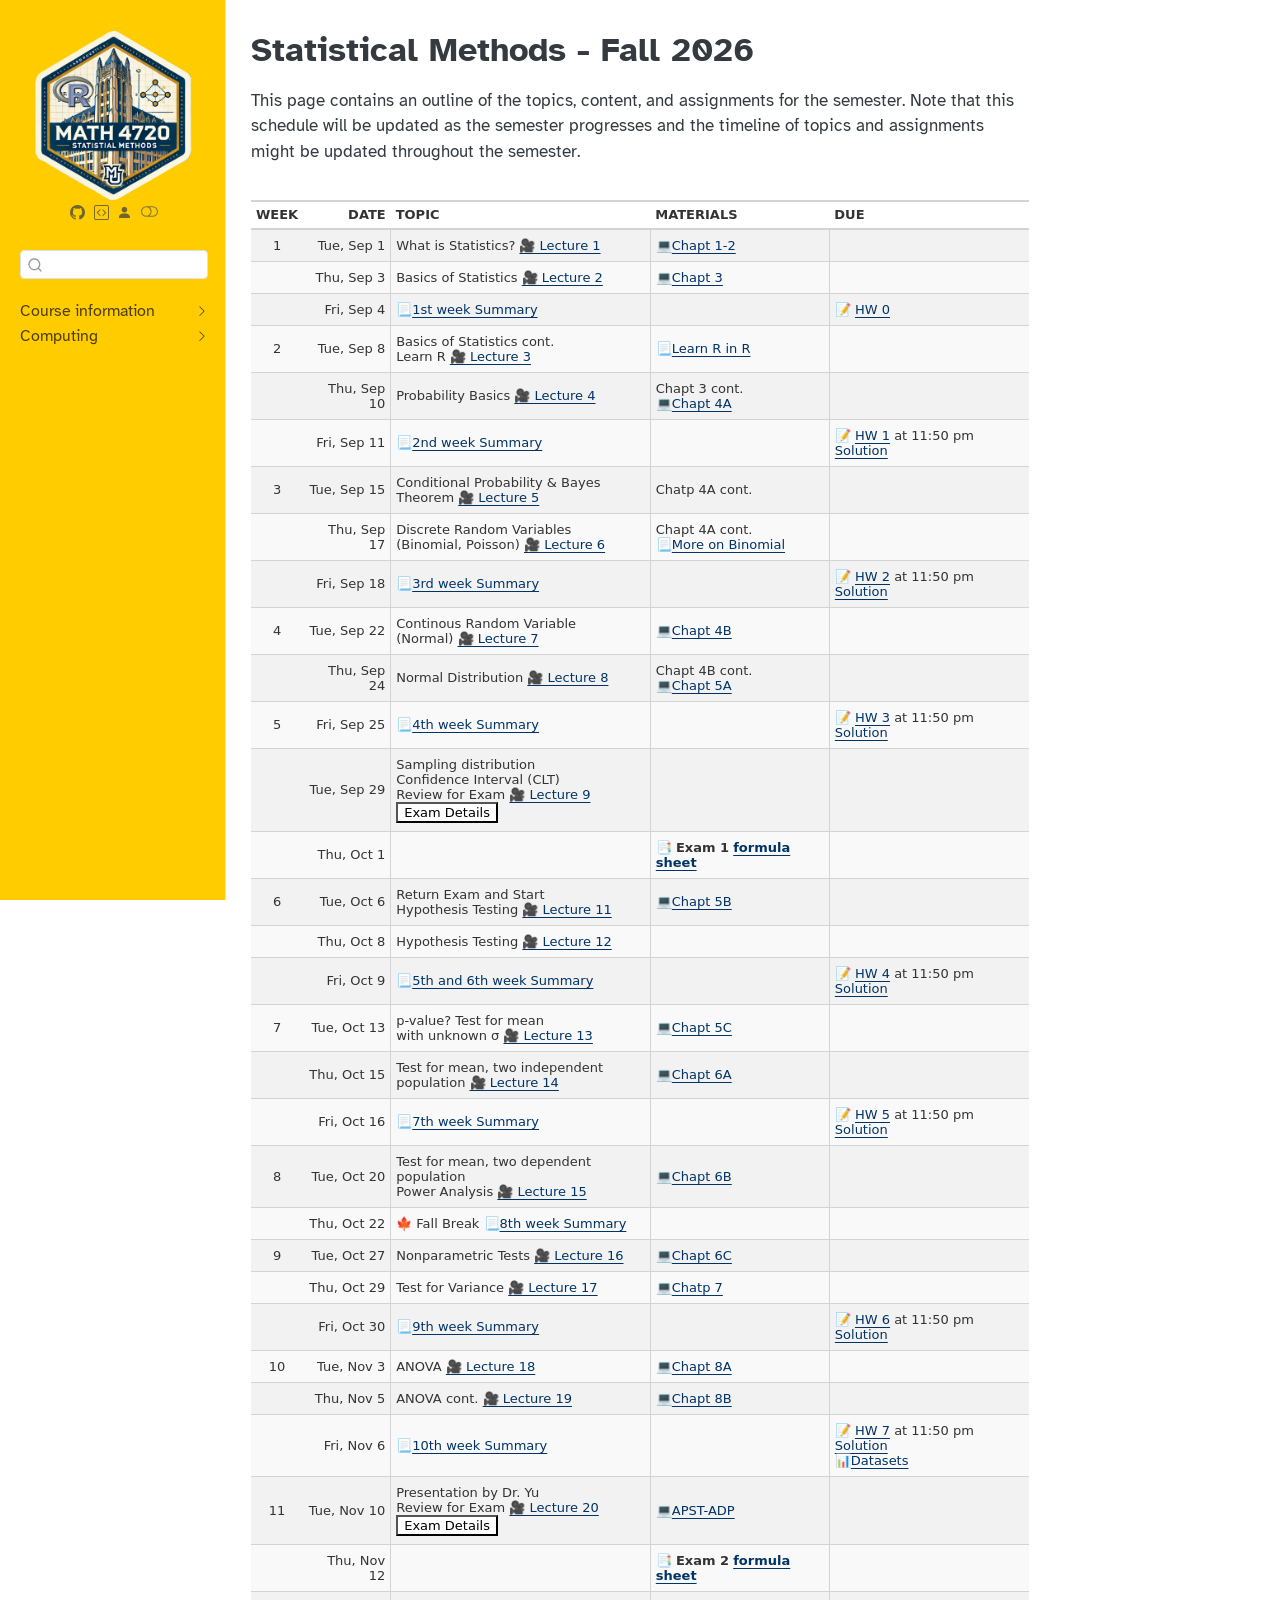
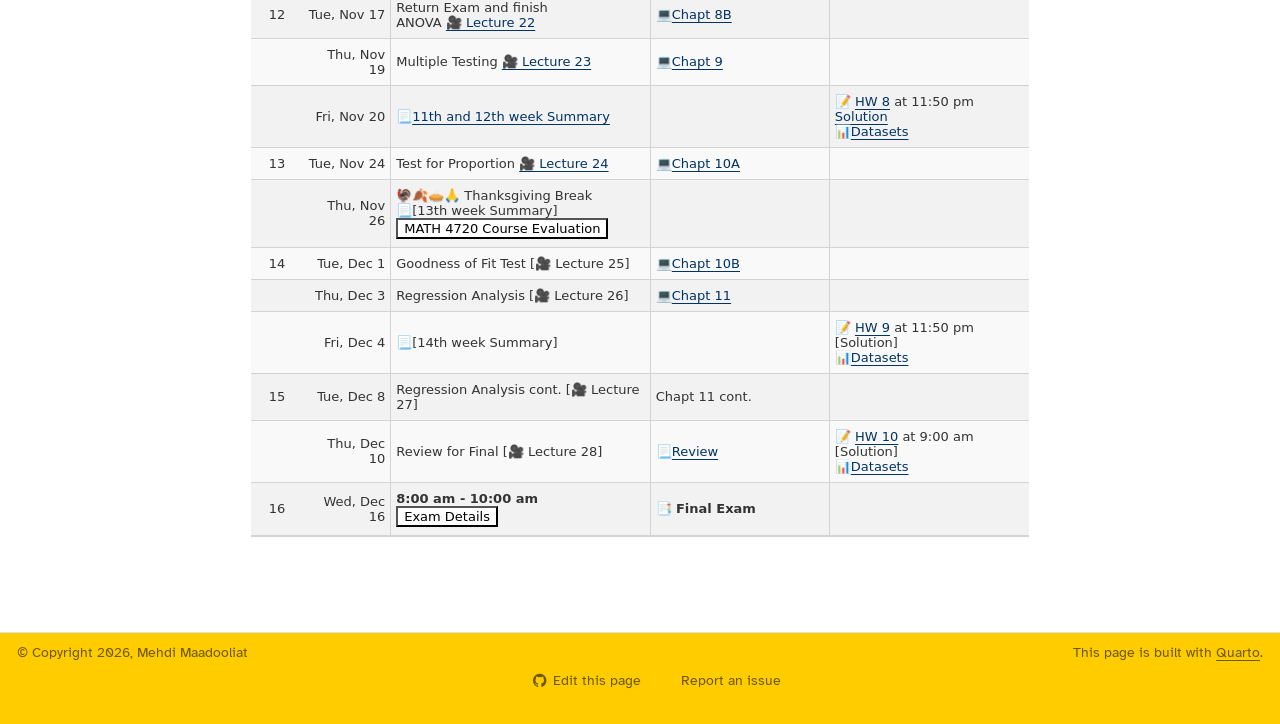
<file: plan.html>
<!DOCTYPE html>
<html xmlns="http://www.w3.org/1999/xhtml" lang="en" xml:lang="en"><head>

<meta charset="utf-8">
<meta name="generator" content="quarto-1.5.9">

<meta name="viewport" content="width=device-width, initial-scale=1.0, user-scalable=yes">


<title>MATH 4720 (MSSC 5720) – Statistical Methods - Fall 2026</title>
<style>
code{white-space: pre-wrap;}
span.smallcaps{font-variant: small-caps;}
div.columns{display: flex; gap: min(4vw, 1.5em);}
div.column{flex: auto; overflow-x: auto;}
div.hanging-indent{margin-left: 1.5em; text-indent: -1.5em;}
ul.task-list{list-style: none;}
ul.task-list li input[type="checkbox"] {
  width: 0.8em;
  margin: 0 0.8em 0.2em -1em; /* quarto-specific, see https://github.com/quarto-dev/quarto-cli/issues/4556 */ 
  vertical-align: middle;
}
</style>


<script src="site_libs/quarto-nav/quarto-nav.js"></script>
<script src="site_libs/clipboard/clipboard.min.js"></script>
<script src="site_libs/quarto-search/autocomplete.umd.js"></script>
<script src="site_libs/quarto-search/fuse.min.js"></script>
<script src="site_libs/quarto-search/quarto-search.js"></script>
<meta name="quarto:offset" content="./">
<script src="site_libs/quarto-html/quarto.js"></script>
<script src="site_libs/quarto-html/popper.min.js"></script>
<script src="site_libs/quarto-html/tippy.umd.min.js"></script>
<script src="site_libs/quarto-html/anchor.min.js"></script>
<link href="site_libs/quarto-html/tippy.css" rel="stylesheet">
<link href="site_libs/quarto-html/quarto-syntax-highlighting.css" rel="stylesheet" class="quarto-color-scheme" id="quarto-text-highlighting-styles">
<link href="site_libs/quarto-html/quarto-syntax-highlighting-dark.css" rel="prefetch" class="quarto-color-scheme quarto-color-alternate" id="quarto-text-highlighting-styles">
<script src="site_libs/bootstrap/bootstrap.min.js"></script>
<link href="site_libs/bootstrap/bootstrap-icons.css" rel="stylesheet">
<link href="site_libs/bootstrap/bootstrap.min.css" rel="stylesheet" class="quarto-color-scheme" id="quarto-bootstrap" data-mode="light">
<link href="site_libs/bootstrap/bootstrap-dark.min.css" rel="prefetch" class="quarto-color-scheme quarto-color-alternate" id="quarto-bootstrap" data-mode="dark">
<script id="quarto-search-options" type="application/json">{
  "location": "sidebar",
  "copy-button": false,
  "collapse-after": 3,
  "panel-placement": "start",
  "type": "textbox",
  "limit": 50,
  "keyboard-shortcut": [
    "f",
    "/",
    "s"
  ],
  "show-item-context": false,
  "language": {
    "search-no-results-text": "No results",
    "search-matching-documents-text": "matching documents",
    "search-copy-link-title": "Copy link to search",
    "search-hide-matches-text": "Hide additional matches",
    "search-more-match-text": "more match in this document",
    "search-more-matches-text": "more matches in this document",
    "search-clear-button-title": "Clear",
    "search-text-placeholder": "",
    "search-detached-cancel-button-title": "Cancel",
    "search-submit-button-title": "Submit",
    "search-label": "Search"
  }
}</script>


<meta property="og:title" content="MATH 4720 (MSSC 5720) - Statistical Methods - Fall 2026">
<meta property="og:description" content="Homepage for ‘Statistical Methods’ at Marquette University, Fall 2026.">
<meta property="og:site_name" content="MATH 4720 (MSSC 5720)">
<meta name="twitter:title" content="MATH 4720 (MSSC 5720) - Statistical Methods - Fall 2026">
<meta name="twitter:description" content="Homepage for ‘Statistical Methods’ at Marquette University, Fall 2026.">
<meta name="twitter:image" content="https://tinyurl.com/f26-4720/images/twitter-card.png">
<meta name="twitter:creator" content="@mmadoliat">
<meta name="twitter:image-height" content="1080">
<meta name="twitter:image-width" content="1920">
<meta name="twitter:card" content="summary_large_image">
</head>

<body class="nav-sidebar docked">

<div id="quarto-search-results"></div>
  <header id="quarto-header" class="headroom fixed-top">
  <nav class="quarto-secondary-nav">
    <div class="container-fluid d-flex">
      <button type="button" class="quarto-btn-toggle btn" data-bs-toggle="collapse" data-bs-target=".quarto-sidebar-collapse-item" aria-controls="quarto-sidebar" aria-expanded="false" aria-label="Toggle sidebar navigation" onclick="if (window.quartoToggleHeadroom) { window.quartoToggleHeadroom(); }">
        <i class="bi bi-layout-text-sidebar-reverse"></i>
      </button>
        <nav class="quarto-page-breadcrumbs" aria-label="breadcrumb"><ol class="breadcrumb"><li class="breadcrumb-item">Statistical Methods - Fall 2026</li></ol></nav>
        <a class="flex-grow-1" role="button" data-bs-toggle="collapse" data-bs-target=".quarto-sidebar-collapse-item" aria-controls="quarto-sidebar" aria-expanded="false" aria-label="Toggle sidebar navigation" onclick="if (window.quartoToggleHeadroom) { window.quartoToggleHeadroom(); }">      
        </a>
      <button type="button" class="btn quarto-search-button" aria-label="" onclick="window.quartoOpenSearch();">
        <i class="bi bi-search"></i>
      </button>
    </div>
  </nav>
</header>
<!-- content -->
<div id="quarto-content" class="quarto-container page-columns page-rows-contents page-layout-article">
<!-- sidebar -->
  <nav id="quarto-sidebar" class="sidebar collapse collapse-horizontal quarto-sidebar-collapse-item sidebar-navigation docked overflow-auto">
    <div class="pt-lg-2 mt-2 text-center sidebar-header">
      <a href="./index.html" class="sidebar-logo-link">
      <img src="./images/logo.png" alt="" class="sidebar-logo py-0 d-lg-inline d-none">
      </a>
      <div class="sidebar-tools-main tools-wide">
    <a href="https://github.com/mmadoliat/statmeth-f26/" title="GitHub organization" class="quarto-navigation-tool px-1" aria-label="GitHub organization"><i class="bi bi-github"></i></a>
    <a href="https://tinyurl.com/f26-4720" title="TinyURL" class="quarto-navigation-tool px-1" aria-label="TinyURL"><i class="bi bi-code-square"></i></a>
    <a href="https://d2l.mu.edu/" title="D2L" class="quarto-navigation-tool px-1" aria-label="D2L"><i class="bi bi-person-fill"></i></a>
  <a href="" class="quarto-color-scheme-toggle quarto-navigation-tool  px-1" onclick="window.quartoToggleColorScheme(); return false;" title="Toggle dark mode"><i class="bi"></i></a>
</div>
      </div>
        <div class="mt-2 flex-shrink-0 align-items-center">
        <div class="sidebar-search">
        <div id="quarto-search" class="" title="Search"></div>
        </div>
        </div>
    <div class="sidebar-menu-container"> 
    <ul class="list-unstyled mt-1">
        <li class="sidebar-item sidebar-item-section">
      <div class="sidebar-item-container"> 
            <a class="sidebar-item-text sidebar-link text-start collapsed" data-bs-toggle="collapse" data-bs-target="#quarto-sidebar-section-1" aria-expanded="false">
 <span class="menu-text">Course information</span></a>
          <a class="sidebar-item-toggle text-start collapsed" data-bs-toggle="collapse" data-bs-target="#quarto-sidebar-section-1" aria-expanded="false" aria-label="Toggle section">
            <i class="bi bi-chevron-right ms-2"></i>
          </a> 
      </div>
      <ul id="quarto-sidebar-section-1" class="collapse list-unstyled sidebar-section depth1 ">  
          <li class="sidebar-item">
  <div class="sidebar-item-container"> 
  <a href="./course-overview.html" class="sidebar-item-text sidebar-link">
 <span class="menu-text">Overview</span></a>
  </div>
</li>
          <li class="sidebar-item">
  <div class="sidebar-item-container"> 
  <a href="./course-syllabus.html" class="sidebar-item-text sidebar-link">
 <span class="menu-text">Syllabus</span></a>
  </div>
</li>
          <li class="sidebar-item">
  <div class="sidebar-item-container"> 
  <a href="./index.html" class="sidebar-item-text sidebar-link">
 <span class="menu-text">Schedule</span></a>
  </div>
</li>
          <li class="sidebar-item">
  <div class="sidebar-item-container"> 
  <a href="./course-links.html" class="sidebar-item-text sidebar-link">
 <span class="menu-text">Useful links</span></a>
  </div>
</li>
      </ul>
  </li>
        <li class="sidebar-item sidebar-item-section">
      <div class="sidebar-item-container"> 
            <a class="sidebar-item-text sidebar-link text-start collapsed" data-bs-toggle="collapse" data-bs-target="#quarto-sidebar-section-2" aria-expanded="false">
 <span class="menu-text">Computing</span></a>
          <a class="sidebar-item-toggle text-start collapsed" data-bs-toggle="collapse" data-bs-target="#quarto-sidebar-section-2" aria-expanded="false" aria-label="Toggle section">
            <i class="bi bi-chevron-right ms-2"></i>
          </a> 
      </div>
      <ul id="quarto-sidebar-section-2" class="collapse list-unstyled sidebar-section depth1 ">  
          <li class="sidebar-item">
  <div class="sidebar-item-container"> 
  <a href="./computing/computing-cheatsheets.html" class="sidebar-item-text sidebar-link">
 <span class="menu-text">Cheatsheets</span></a>
  </div>
</li>
      </ul>
  </li>
    </ul>
    </div>
</nav>
<div id="quarto-sidebar-glass" class="quarto-sidebar-collapse-item" data-bs-toggle="collapse" data-bs-target=".quarto-sidebar-collapse-item"></div>
<!-- margin-sidebar -->
    <div id="quarto-margin-sidebar" class="sidebar margin-sidebar zindex-bottom">
        
    </div>
<!-- main -->
<main class="content" id="quarto-document-content">

<header id="title-block-header" class="quarto-title-block default">
<div class="quarto-title">
<h1 class="title">Statistical Methods - Fall 2026</h1>
</div>



<div class="quarto-title-meta">

    
  
    
  </div>
  


</header>


<p>This page contains an outline of the topics, content, and assignments for the semester. Note that this schedule will be updated as the semester progresses and the timeline of topics and assignments might be updated throughout the semester.</p>
<div class="cell">
<div class="cell-output-display">
<div>
<div id="ztgkyulqvu" style="padding-left:0px;padding-right:0px;padding-top:10px;padding-bottom:10px;overflow-x:auto;overflow-y:auto;width:auto;height:auto;">
<style>#ztgkyulqvu table {
  font-family: system-ui, 'Segoe UI', Roboto, Helvetica, Arial, sans-serif, 'Apple Color Emoji', 'Segoe UI Emoji', 'Segoe UI Symbol', 'Noto Color Emoji';
  -webkit-font-smoothing: antialiased;
  -moz-osx-font-smoothing: grayscale;
}

#ztgkyulqvu thead, #ztgkyulqvu tbody, #ztgkyulqvu tfoot, #ztgkyulqvu tr, #ztgkyulqvu td, #ztgkyulqvu th {
  border-style: none;
}

#ztgkyulqvu p {
  margin: 0;
  padding: 0;
}

#ztgkyulqvu .gt_table {
  display: table;
  border-collapse: collapse;
  line-height: normal;
  margin-left: auto;
  margin-right: auto;
  color: #333333;
  font-size: 13px;
  font-weight: normal;
  font-style: normal;
  background-color: #FFFFFF;
  width: auto;
  border-top-style: solid;
  border-top-width: 2px;
  border-top-color: #A8A8A8;
  border-right-style: none;
  border-right-width: 2px;
  border-right-color: #D3D3D3;
  border-bottom-style: solid;
  border-bottom-width: 2px;
  border-bottom-color: #A8A8A8;
  border-left-style: none;
  border-left-width: 2px;
  border-left-color: #D3D3D3;
}

#ztgkyulqvu .gt_caption {
  padding-top: 4px;
  padding-bottom: 4px;
}

#ztgkyulqvu .gt_title {
  color: #333333;
  font-size: 125%;
  font-weight: initial;
  padding-top: 4px;
  padding-bottom: 4px;
  padding-left: 5px;
  padding-right: 5px;
  border-bottom-color: #FFFFFF;
  border-bottom-width: 0;
}

#ztgkyulqvu .gt_subtitle {
  color: #333333;
  font-size: 85%;
  font-weight: initial;
  padding-top: 3px;
  padding-bottom: 5px;
  padding-left: 5px;
  padding-right: 5px;
  border-top-color: #FFFFFF;
  border-top-width: 0;
}

#ztgkyulqvu .gt_heading {
  background-color: #FFFFFF;
  text-align: center;
  border-bottom-color: #FFFFFF;
  border-left-style: none;
  border-left-width: 1px;
  border-left-color: #D3D3D3;
  border-right-style: none;
  border-right-width: 1px;
  border-right-color: #D3D3D3;
}

#ztgkyulqvu .gt_bottom_border {
  border-bottom-style: solid;
  border-bottom-width: 2px;
  border-bottom-color: #D3D3D3;
}

#ztgkyulqvu .gt_col_headings {
  border-top-style: solid;
  border-top-width: 2px;
  border-top-color: #D3D3D3;
  border-bottom-style: solid;
  border-bottom-width: 2px;
  border-bottom-color: #D3D3D3;
  border-left-style: none;
  border-left-width: 1px;
  border-left-color: #D3D3D3;
  border-right-style: none;
  border-right-width: 1px;
  border-right-color: #D3D3D3;
}

#ztgkyulqvu .gt_col_heading {
  color: #333333;
  background-color: #FFFFFF;
  font-size: 100%;
  font-weight: normal;
  text-transform: inherit;
  border-left-style: none;
  border-left-width: 1px;
  border-left-color: #D3D3D3;
  border-right-style: none;
  border-right-width: 1px;
  border-right-color: #D3D3D3;
  vertical-align: bottom;
  padding-top: 5px;
  padding-bottom: 6px;
  padding-left: 5px;
  padding-right: 5px;
  overflow-x: hidden;
}

#ztgkyulqvu .gt_column_spanner_outer {
  color: #333333;
  background-color: #FFFFFF;
  font-size: 100%;
  font-weight: normal;
  text-transform: inherit;
  padding-top: 0;
  padding-bottom: 0;
  padding-left: 4px;
  padding-right: 4px;
}

#ztgkyulqvu .gt_column_spanner_outer:first-child {
  padding-left: 0;
}

#ztgkyulqvu .gt_column_spanner_outer:last-child {
  padding-right: 0;
}

#ztgkyulqvu .gt_column_spanner {
  border-bottom-style: solid;
  border-bottom-width: 2px;
  border-bottom-color: #D3D3D3;
  vertical-align: bottom;
  padding-top: 5px;
  padding-bottom: 5px;
  overflow-x: hidden;
  display: inline-block;
  width: 100%;
}

#ztgkyulqvu .gt_spanner_row {
  border-bottom-style: hidden;
}

#ztgkyulqvu .gt_group_heading {
  padding-top: 8px;
  padding-bottom: 8px;
  padding-left: 5px;
  padding-right: 5px;
  color: #333333;
  background-color: #FFFFFF;
  font-size: 100%;
  font-weight: initial;
  text-transform: inherit;
  border-top-style: solid;
  border-top-width: 2px;
  border-top-color: #D3D3D3;
  border-bottom-style: solid;
  border-bottom-width: 2px;
  border-bottom-color: #D3D3D3;
  border-left-style: none;
  border-left-width: 1px;
  border-left-color: #D3D3D3;
  border-right-style: none;
  border-right-width: 1px;
  border-right-color: #D3D3D3;
  vertical-align: middle;
  text-align: left;
}

#ztgkyulqvu .gt_empty_group_heading {
  padding: 0.5px;
  color: #333333;
  background-color: #FFFFFF;
  font-size: 100%;
  font-weight: initial;
  border-top-style: solid;
  border-top-width: 2px;
  border-top-color: #D3D3D3;
  border-bottom-style: solid;
  border-bottom-width: 2px;
  border-bottom-color: #D3D3D3;
  vertical-align: middle;
}

#ztgkyulqvu .gt_from_md > :first-child {
  margin-top: 0;
}

#ztgkyulqvu .gt_from_md > :last-child {
  margin-bottom: 0;
}

#ztgkyulqvu .gt_row {
  padding-top: 8px;
  padding-bottom: 8px;
  padding-left: 5px;
  padding-right: 5px;
  margin: 10px;
  border-top-style: solid;
  border-top-width: 1px;
  border-top-color: #D3D3D3;
  border-left-style: none;
  border-left-width: 1px;
  border-left-color: #D3D3D3;
  border-right-style: none;
  border-right-width: 1px;
  border-right-color: #D3D3D3;
  vertical-align: middle;
  overflow-x: hidden;
}

#ztgkyulqvu .gt_stub {
  color: #333333;
  background-color: #FFFFFF;
  font-size: 100%;
  font-weight: initial;
  text-transform: inherit;
  border-right-style: solid;
  border-right-width: 2px;
  border-right-color: #D3D3D3;
  padding-left: 5px;
  padding-right: 5px;
}

#ztgkyulqvu .gt_stub_row_group {
  color: #333333;
  background-color: #FFFFFF;
  font-size: 100%;
  font-weight: initial;
  text-transform: inherit;
  border-right-style: solid;
  border-right-width: 2px;
  border-right-color: #D3D3D3;
  padding-left: 5px;
  padding-right: 5px;
  vertical-align: top;
}

#ztgkyulqvu .gt_row_group_first td {
  border-top-width: 2px;
}

#ztgkyulqvu .gt_row_group_first th {
  border-top-width: 2px;
}

#ztgkyulqvu .gt_summary_row {
  color: #333333;
  background-color: #FFFFFF;
  text-transform: inherit;
  padding-top: 8px;
  padding-bottom: 8px;
  padding-left: 5px;
  padding-right: 5px;
}

#ztgkyulqvu .gt_first_summary_row {
  border-top-style: solid;
  border-top-color: #D3D3D3;
}

#ztgkyulqvu .gt_first_summary_row.thick {
  border-top-width: 2px;
}

#ztgkyulqvu .gt_last_summary_row {
  padding-top: 8px;
  padding-bottom: 8px;
  padding-left: 5px;
  padding-right: 5px;
  border-bottom-style: solid;
  border-bottom-width: 2px;
  border-bottom-color: #D3D3D3;
}

#ztgkyulqvu .gt_grand_summary_row {
  color: #333333;
  background-color: #FFFFFF;
  text-transform: inherit;
  padding-top: 8px;
  padding-bottom: 8px;
  padding-left: 5px;
  padding-right: 5px;
}

#ztgkyulqvu .gt_first_grand_summary_row {
  padding-top: 8px;
  padding-bottom: 8px;
  padding-left: 5px;
  padding-right: 5px;
  border-top-style: double;
  border-top-width: 6px;
  border-top-color: #D3D3D3;
}

#ztgkyulqvu .gt_last_grand_summary_row_top {
  padding-top: 8px;
  padding-bottom: 8px;
  padding-left: 5px;
  padding-right: 5px;
  border-bottom-style: double;
  border-bottom-width: 6px;
  border-bottom-color: #D3D3D3;
}

#ztgkyulqvu .gt_striped {
  background-color: rgba(128, 128, 128, 0.05);
}

#ztgkyulqvu .gt_table_body {
  border-top-style: solid;
  border-top-width: 2px;
  border-top-color: #D3D3D3;
  border-bottom-style: solid;
  border-bottom-width: 2px;
  border-bottom-color: #D3D3D3;
}

#ztgkyulqvu .gt_footnotes {
  color: #333333;
  background-color: #FFFFFF;
  border-bottom-style: none;
  border-bottom-width: 2px;
  border-bottom-color: #D3D3D3;
  border-left-style: none;
  border-left-width: 2px;
  border-left-color: #D3D3D3;
  border-right-style: none;
  border-right-width: 2px;
  border-right-color: #D3D3D3;
}

#ztgkyulqvu .gt_footnote {
  margin: 0px;
  font-size: 90%;
  padding-top: 4px;
  padding-bottom: 4px;
  padding-left: 5px;
  padding-right: 5px;
}

#ztgkyulqvu .gt_sourcenotes {
  color: #333333;
  background-color: #FFFFFF;
  border-bottom-style: none;
  border-bottom-width: 2px;
  border-bottom-color: #D3D3D3;
  border-left-style: none;
  border-left-width: 2px;
  border-left-color: #D3D3D3;
  border-right-style: none;
  border-right-width: 2px;
  border-right-color: #D3D3D3;
}

#ztgkyulqvu .gt_sourcenote {
  font-size: 90%;
  padding-top: 4px;
  padding-bottom: 4px;
  padding-left: 5px;
  padding-right: 5px;
}

#ztgkyulqvu .gt_left {
  text-align: left;
}

#ztgkyulqvu .gt_center {
  text-align: center;
}

#ztgkyulqvu .gt_right {
  text-align: right;
  font-variant-numeric: tabular-nums;
}

#ztgkyulqvu .gt_font_normal {
  font-weight: normal;
}

#ztgkyulqvu .gt_font_bold {
  font-weight: bold;
}

#ztgkyulqvu .gt_font_italic {
  font-style: italic;
}

#ztgkyulqvu .gt_super {
  font-size: 65%;
}

#ztgkyulqvu .gt_footnote_marks {
  font-size: 75%;
  vertical-align: 0.4em;
  position: initial;
}

#ztgkyulqvu .gt_asterisk {
  font-size: 100%;
  vertical-align: 0;
}

#ztgkyulqvu .gt_indent_1 {
  text-indent: 5px;
}

#ztgkyulqvu .gt_indent_2 {
  text-indent: 10px;
}

#ztgkyulqvu .gt_indent_3 {
  text-indent: 15px;
}

#ztgkyulqvu .gt_indent_4 {
  text-indent: 20px;
}

#ztgkyulqvu .gt_indent_5 {
  text-indent: 25px;
}

#ztgkyulqvu .katex-display {
  display: inline-flex !important;
  margin-bottom: 0.75em !important;
}

#ztgkyulqvu div.Reactable > div.rt-table > div.rt-thead > div.rt-tr.rt-tr-group-header > div.rt-th-group:after {
  height: 0px !important;
}
</style>

<table class="gt_table table table-sm table-striped small" data-quarto-postprocess="true" data-quarto-disable-processing="false" data-quarto-bootstrap="false">
<thead>
<tr class="header gt_col_headings">
<th id="<div data-qmd-base64=&quot;KipXRUVLKio=&quot;><div class='gt_from_md'><p><strong>WEEK</strong></p>
</div></div>" class="gt_col_heading gt_columns_bottom_border gt_center" data-quarto-table-cell-role="th" scope="col"><p><strong>WEEK</strong></p></th>
<th id="<div data-qmd-base64=&quot;KipEQVRFKio=&quot;><div class='gt_from_md'><p><strong>DATE</strong></p>
</div></div>" class="gt_col_heading gt_columns_bottom_border gt_right" data-quarto-table-cell-role="th" scope="col"><p><strong>DATE</strong></p></th>
<th id="<div data-qmd-base64=&quot;KipUT1BJQyoq&quot;><div class='gt_from_md'><p><strong>TOPIC</strong></p>
</div></div>" class="gt_col_heading gt_columns_bottom_border gt_left" data-quarto-table-cell-role="th" scope="col"><p><strong>TOPIC</strong></p></th>
<th id="<div data-qmd-base64=&quot;KipNQVRFUklBTFMqKg==&quot;><div class='gt_from_md'><p><strong>MATERIALS</strong></p>
</div></div>" class="gt_col_heading gt_columns_bottom_border gt_left" data-quarto-table-cell-role="th" scope="col"><p><strong>MATERIALS</strong></p></th>
<th id="<div data-qmd-base64=&quot;KipEVUUqKg==&quot;><div class='gt_from_md'><p><strong>DUE</strong></p>
</div></div>" class="gt_col_heading gt_columns_bottom_border gt_left" data-quarto-table-cell-role="th" scope="col"><p><strong>DUE</strong></p></th>
</tr>
</thead>
<tbody class="gt_table_body">
<tr class="odd">
<td class="gt_row gt_center" headers="week">1</td>
<td class="gt_row gt_right" headers="date" style="border-right-width: 1px; border-right-style: solid; border-right-color: #D3D3D3">Tue, Sep 1</td>
<td class="gt_row gt_left" headers="topic" style="border-right-width: 1px; border-right-style: solid; border-right-color: #D3D3D3"><p>What is Statistics? <a href="https://marq.sharepoint.com/:v:/t/SIS_1820_1_0054/IQAE0M5m7HeLQ4xJ21-NlZm9AQFQqF8CidukUp87XTRj3QA?e=zSW6y9">🎥 Lecture 1</a></p></td>
<td class="gt_row gt_left" headers="materials" style="border-right-width: 1px; border-right-style: solid; border-right-color: #D3D3D3"><p>💻<a href="./slides/pdf/Chapt1-2.pdf">Chapt 1-2</a></p></td>
<td class="gt_row gt_left" headers="due"><br>
</td>
</tr>
<tr class="even">
<td class="gt_row gt_center gt_striped" headers="week"><br>
</td>
<td class="gt_row gt_right gt_striped" headers="date" style="border-right-width: 1px; border-right-style: solid; border-right-color: #D3D3D3">Thu, Sep 3</td>
<td class="gt_row gt_left gt_striped" headers="topic" style="border-right-width: 1px; border-right-style: solid; border-right-color: #D3D3D3"><p>Basics of Statistics <a href="https://marq.sharepoint.com/:v:/t/SIS_1820_1_0054/IQB5DtgOymg2TIJ_WgNOyyIKAStouUdgENz4pvC7JYA2u6c?e=d2HgjU">🎥 Lecture 2</a></p></td>
<td class="gt_row gt_left gt_striped" headers="materials" style="border-right-width: 1px; border-right-style: solid; border-right-color: #D3D3D3"><p>💻<a href="./slides/pdf/Chapt3.pdf">Chapt 3</a></p></td>
<td class="gt_row gt_left gt_striped" headers="due"><br>
</td>
</tr>
<tr class="odd">
<td class="gt_row gt_center" headers="week"><br>
</td>
<td class="gt_row gt_right" headers="date" style="border-right-width: 1px; border-right-style: solid; border-right-color: #D3D3D3">Fri, Sep 4</td>
<td class="gt_row gt_left" headers="topic" style="border-right-width: 1px; border-right-style: solid; border-right-color: #D3D3D3"><p>📃<a href="./summary/sum1_4720_f26.pdf">1st week Summary</a></p></td>
<td class="gt_row gt_left" headers="materials" style="border-right-width: 1px; border-right-style: solid; border-right-color: #D3D3D3"><br>
</td>
<td class="gt_row gt_left" headers="due"><p>📝 <a href="https://swirlstats.com/">HW 0</a></p></td>
</tr>
<tr class="even">
<td class="gt_row gt_center gt_striped" headers="week">2</td>
<td class="gt_row gt_right gt_striped" headers="date" style="border-right-width: 1px; border-right-style: solid; border-right-color: #D3D3D3">Tue, Sep 8</td>
<td class="gt_row gt_left gt_striped" headers="topic" style="border-right-width: 1px; border-right-style: solid; border-right-color: #D3D3D3"><p>Basics of Statistics cont. <br> Learn R <a href="https://marq.sharepoint.com/:v:/t/SIS_1820_1_0054/IQCADgsLpJd1Saa2p_ctNNuUAYOeLqgaKKxhX8M549UuA8o?e=kHAfJc">🎥 Lecture 3</a></p></td>
<td class="gt_row gt_left gt_striped" headers="materials" style="border-right-width: 1px; border-right-style: solid; border-right-color: #D3D3D3"><p>📃<a href="./slides/Learn-R.zip">Learn R in R</a></p></td>
<td class="gt_row gt_left gt_striped" headers="due"><br>
</td>
</tr>
<tr class="odd">
<td class="gt_row gt_center" headers="week"><br>
</td>
<td class="gt_row gt_right" headers="date" style="border-right-width: 1px; border-right-style: solid; border-right-color: #D3D3D3">Thu, Sep 10</td>
<td class="gt_row gt_left" headers="topic" style="border-right-width: 1px; border-right-style: solid; border-right-color: #D3D3D3"><p>Probability Basics <a href="https://marq.sharepoint.com/:v:/t/SIS_1820_1_0054/IQCIPP39GQsVSrQ3VRslP90VAfAIOR71NTC6aA5vfQbhKLU?e=FBtR9a">🎥 Lecture 4</a></p></td>
<td class="gt_row gt_left" headers="materials" style="border-right-width: 1px; border-right-style: solid; border-right-color: #D3D3D3"><p>Chapt 3 cont. <br> 💻<a href="./slides/pdf/Chapt4A.pdf">Chapt 4A</a></p></td>
<td class="gt_row gt_left" headers="due"><br>
</td>
</tr>
<tr class="even">
<td class="gt_row gt_center gt_striped" headers="week"><br>
</td>
<td class="gt_row gt_right gt_striped" headers="date" style="border-right-width: 1px; border-right-style: solid; border-right-color: #D3D3D3">Fri, Sep 11</td>
<td class="gt_row gt_left gt_striped" headers="topic" style="border-right-width: 1px; border-right-style: solid; border-right-color: #D3D3D3"><p>📃<a href="./summary/sum2_4720_f26.pdf">2nd week Summary</a></p></td>
<td class="gt_row gt_left gt_striped" headers="materials" style="border-right-width: 1px; border-right-style: solid; border-right-color: #D3D3D3"><br>
</td>
<td class="gt_row gt_left gt_striped" headers="due"><p>📝 <a href="http://d2l.mu.edu/">HW 1</a> at 11:50 pm <a href="./sol/HW1.pdf">Solution</a></p></td>
</tr>
<tr class="odd">
<td class="gt_row gt_center" headers="week">3</td>
<td class="gt_row gt_right" headers="date" style="border-right-width: 1px; border-right-style: solid; border-right-color: #D3D3D3">Tue, Sep 15</td>
<td class="gt_row gt_left" headers="topic" style="border-right-width: 1px; border-right-style: solid; border-right-color: #D3D3D3"><p>Conditional Probability &amp; Bayes <br> Theorem <a href="https://marq.sharepoint.com/:v:/t/SIS_1820_1_0054/IQASvf99N1lKRpZNWLON4J6bAQEVq9KrIjqt6Ia_ujitQu8?e=SxhSD4">🎥 Lecture 5</a></p></td>
<td class="gt_row gt_left" headers="materials" style="border-right-width: 1px; border-right-style: solid; border-right-color: #D3D3D3"><p>Chatp 4A cont.</p></td>
<td class="gt_row gt_left" headers="due"><br>
</td>
</tr>
<tr class="even">
<td class="gt_row gt_center gt_striped" headers="week"><br>
</td>
<td class="gt_row gt_right gt_striped" headers="date" style="border-right-width: 1px; border-right-style: solid; border-right-color: #D3D3D3">Thu, Sep 17</td>
<td class="gt_row gt_left gt_striped" headers="topic" style="border-right-width: 1px; border-right-style: solid; border-right-color: #D3D3D3"><p>Discrete Random Variables <br> (Binomial, Poisson) <a href="https://marq.sharepoint.com/:v:/t/SIS_1820_1_0054/IQAr_u7FqJBBR5R06zDEEdmsAZPEcB6dDrNx57WSJ9JvvkQ?e=je3g9Z">🎥 Lecture 6</a></p></td>
<td class="gt_row gt_left gt_striped" headers="materials" style="border-right-width: 1px; border-right-style: solid; border-right-color: #D3D3D3"><p>Chapt 4A cont. <br> 📃<a href="./slides/pdf/More-on-Binomial.pdf">More on Binomial</a></p></td>
<td class="gt_row gt_left gt_striped" headers="due"><br>
</td>
</tr>
<tr class="odd">
<td class="gt_row gt_center" headers="week"><br>
</td>
<td class="gt_row gt_right" headers="date" style="border-right-width: 1px; border-right-style: solid; border-right-color: #D3D3D3">Fri, Sep 18</td>
<td class="gt_row gt_left" headers="topic" style="border-right-width: 1px; border-right-style: solid; border-right-color: #D3D3D3"><p>📃<a href="./summary/sum3_4720_f26.pdf">3rd week Summary</a></p></td>
<td class="gt_row gt_left" headers="materials" style="border-right-width: 1px; border-right-style: solid; border-right-color: #D3D3D3"><br>
</td>
<td class="gt_row gt_left" headers="due"><p>📝 <a href="http://d2l.mu.edu/">HW 2</a> at 11:50 pm <a href="./sol/HW2.pdf">Solution</a></p></td>
</tr>
<tr class="even">
<td class="gt_row gt_center gt_striped" headers="week">4</td>
<td class="gt_row gt_right gt_striped" headers="date" style="border-right-width: 1px; border-right-style: solid; border-right-color: #D3D3D3">Tue, Sep 22</td>
<td class="gt_row gt_left gt_striped" headers="topic" style="border-right-width: 1px; border-right-style: solid; border-right-color: #D3D3D3"><p>Continous Random Variable <br> (Normal) <a href="https://marq.sharepoint.com/:v:/t/SIS_1820_1_0054/IQDvroE8raVOSLjffpl9OUzMAeibRpfA6EiUg4lor-uBs1Q?e=PdcCO4">🎥 Lecture 7</a></p></td>
<td class="gt_row gt_left gt_striped" headers="materials" style="border-right-width: 1px; border-right-style: solid; border-right-color: #D3D3D3"><p>💻<a href="./slides/pdf/Chapt4B.pdf">Chapt 4B</a></p></td>
<td class="gt_row gt_left gt_striped" headers="due"><br>
</td>
</tr>
<tr class="odd">
<td class="gt_row gt_center" headers="week"><br>
</td>
<td class="gt_row gt_right" headers="date" style="border-right-width: 1px; border-right-style: solid; border-right-color: #D3D3D3">Thu, Sep 24</td>
<td class="gt_row gt_left" headers="topic" style="border-right-width: 1px; border-right-style: solid; border-right-color: #D3D3D3"><p>Normal Distribution <a href="https://marq.sharepoint.com/:v:/t/SIS_1820_1_0054/IQB6mITx1pAdQqrgYXnD-UUlAS43HqaFjplX5HKz5Tyny-o?e=r2cOHQ">🎥 Lecture 8</a></p></td>
<td class="gt_row gt_left" headers="materials" style="border-right-width: 1px; border-right-style: solid; border-right-color: #D3D3D3"><p>Chapt 4B cont. <br> 💻<a href="./slides/pdf/Chapt5A.pdf">Chapt 5A</a></p></td>
<td class="gt_row gt_left" headers="due"><br>
</td>
</tr>
<tr class="even">
<td class="gt_row gt_center gt_striped" headers="week">5</td>
<td class="gt_row gt_right gt_striped" headers="date" style="border-right-width: 1px; border-right-style: solid; border-right-color: #D3D3D3">Fri, Sep 25</td>
<td class="gt_row gt_left gt_striped" headers="topic" style="border-right-width: 1px; border-right-style: solid; border-right-color: #D3D3D3"><p>📃<a href="./summary/sum4_4720_f26.pdf">4th week Summary</a></p></td>
<td class="gt_row gt_left gt_striped" headers="materials" style="border-right-width: 1px; border-right-style: solid; border-right-color: #D3D3D3"><br>
</td>
<td class="gt_row gt_left gt_striped" headers="due"><p>📝 <a href="http://d2l.mu.edu/">HW 3</a> at 11:50 pm <a href="./sol/HW3.pdf">Solution</a></p></td>
</tr>
<tr class="odd">
<td class="gt_row gt_center" headers="week"><br>
</td>
<td class="gt_row gt_right" headers="date" style="border-right-width: 1px; border-right-style: solid; border-right-color: #D3D3D3">Tue, Sep 29</td>
<td class="gt_row gt_left" headers="topic" style="border-right-width: 1px; border-right-style: solid; border-right-color: #D3D3D3"><p>Sampling distribution <br> Confidence Interval (CLT) <br> Review for Exam <a href="https://marq.sharepoint.com/:v:/t/SIS_1820_1_0054/IQD-bZplF960Trw4k_jQyA2jAR780BhhVKGorMhLhNw-Mno?e=ZlxBbP">🎥 Lecture 9</a><br> <button onclick="alert('1.) You should bring your student ID with yourself.\n 2.) You can bring the attached [formula sheet] to Exam.\n (DO NOT write anything else in the formula sheet).\n 3.) You are allowed to bring a calculator to Exam.\n 4.) You have 70 minutes to finish this exam.')">Exam Details</button></p></td>
<td class="gt_row gt_left" headers="materials" style="border-right-width: 1px; border-right-style: solid; border-right-color: #D3D3D3"><br>
</td>
<td class="gt_row gt_left" headers="due"><br>
</td>
</tr>
<tr class="even">
<td class="gt_row gt_center gt_striped" headers="week"><br>
</td>
<td class="gt_row gt_right gt_striped" headers="date" style="border-right-width: 1px; border-right-style: solid; border-right-color: #D3D3D3">Thu, Oct 1</td>
<td class="gt_row gt_left gt_striped" headers="topic" style="border-right-width: 1px; border-right-style: solid; border-right-color: #D3D3D3"><br>
</td>
<td class="gt_row gt_left gt_striped" headers="materials" style="border-right-width: 1px; border-right-style: solid; border-right-color: #D3D3D3"><p>📑 <strong>Exam 1</strong> <b><a href="./summary/formula-sheet1.pdf">formula sheet</a></b></p></td>
<td class="gt_row gt_left gt_striped" headers="due"><br>
</td>
</tr>
<tr class="odd">
<td class="gt_row gt_center" headers="week">6</td>
<td class="gt_row gt_right" headers="date" style="border-right-width: 1px; border-right-style: solid; border-right-color: #D3D3D3">Tue, Oct 6</td>
<td class="gt_row gt_left" headers="topic" style="border-right-width: 1px; border-right-style: solid; border-right-color: #D3D3D3"><p>Return Exam and Start <br> Hypothesis Testing <a href="https://marq.sharepoint.com/:v:/t/SIS_1820_1_0054/IQAFL6G9-pjlQ4eaqBLNl1U-AVBtcX6eaxH488UlX3kqulU?e=I7WwfD">🎥 Lecture 11</a></p></td>
<td class="gt_row gt_left" headers="materials" style="border-right-width: 1px; border-right-style: solid; border-right-color: #D3D3D3"><p>💻<a href="./slides/pdf/Chapt5B.pdf">Chapt 5B</a></p></td>
<td class="gt_row gt_left" headers="due"><br>
</td>
</tr>
<tr class="even">
<td class="gt_row gt_center gt_striped" headers="week"><br>
</td>
<td class="gt_row gt_right gt_striped" headers="date" style="border-right-width: 1px; border-right-style: solid; border-right-color: #D3D3D3">Thu, Oct 8</td>
<td class="gt_row gt_left gt_striped" headers="topic" style="border-right-width: 1px; border-right-style: solid; border-right-color: #D3D3D3"><p>Hypothesis Testing <a href="https://marq.sharepoint.com/:v:/t/SIS_1820_1_0054/IQBsZkIlayjDT6zrhSMX0hR9AQYBfbELiWM5JX2ykpWFacI?e=oZCBzk">🎥 Lecture 12</a></p></td>
<td class="gt_row gt_left gt_striped" headers="materials" style="border-right-width: 1px; border-right-style: solid; border-right-color: #D3D3D3"><br>
</td>
<td class="gt_row gt_left gt_striped" headers="due"><br>
</td>
</tr>
<tr class="odd">
<td class="gt_row gt_center" headers="week"><br>
</td>
<td class="gt_row gt_right" headers="date" style="border-right-width: 1px; border-right-style: solid; border-right-color: #D3D3D3">Fri, Oct 9</td>
<td class="gt_row gt_left" headers="topic" style="border-right-width: 1px; border-right-style: solid; border-right-color: #D3D3D3"><p>📃<a href="./summary/sum5-6_4720_f26.pdf">5th and 6th week Summary</a></p></td>
<td class="gt_row gt_left" headers="materials" style="border-right-width: 1px; border-right-style: solid; border-right-color: #D3D3D3"><br>
</td>
<td class="gt_row gt_left" headers="due"><p>📝 <a href="http://d2l.mu.edu/">HW 4</a> at 11:50 pm <a href="./sol/HW4.pdf">Solution</a></p></td>
</tr>
<tr class="even">
<td class="gt_row gt_center gt_striped" headers="week">7</td>
<td class="gt_row gt_right gt_striped" headers="date" style="border-right-width: 1px; border-right-style: solid; border-right-color: #D3D3D3">Tue, Oct 13</td>
<td class="gt_row gt_left gt_striped" headers="topic" style="border-right-width: 1px; border-right-style: solid; border-right-color: #D3D3D3"><p>p-value? Test for mean <br> with unknown σ <a href="https://marq.sharepoint.com/:v:/t/SIS_1820_1_0054/IQAAsGYsaX5bSaglcEQZJNNAAahgjfc2yDEv5wJJASMZRDc?e=oltGqh">🎥 Lecture 13</a></p></td>
<td class="gt_row gt_left gt_striped" headers="materials" style="border-right-width: 1px; border-right-style: solid; border-right-color: #D3D3D3"><p>💻<a href="./slides/pdf/Chapt5C.pdf">Chapt 5C</a></p></td>
<td class="gt_row gt_left gt_striped" headers="due"><br>
</td>
</tr>
<tr class="odd">
<td class="gt_row gt_center" headers="week"><br>
</td>
<td class="gt_row gt_right" headers="date" style="border-right-width: 1px; border-right-style: solid; border-right-color: #D3D3D3">Thu, Oct 15</td>
<td class="gt_row gt_left" headers="topic" style="border-right-width: 1px; border-right-style: solid; border-right-color: #D3D3D3"><p>Test for mean, two independent <br> population <a href="https://marq.sharepoint.com/:v:/t/SIS_1820_1_0054/IQAVqoQYLD9QTa6KYKGSCE4cAQ1HCAdYdKj_aSGGUVqqr2o?e=75N5lg">🎥 Lecture 14</a></p></td>
<td class="gt_row gt_left" headers="materials" style="border-right-width: 1px; border-right-style: solid; border-right-color: #D3D3D3"><p>💻<a href="./slides/pdf/Chapt6A.pdf">Chapt 6A</a></p></td>
<td class="gt_row gt_left" headers="due"><br>
</td>
</tr>
<tr class="even">
<td class="gt_row gt_center gt_striped" headers="week"><br>
</td>
<td class="gt_row gt_right gt_striped" headers="date" style="border-right-width: 1px; border-right-style: solid; border-right-color: #D3D3D3">Fri, Oct 16</td>
<td class="gt_row gt_left gt_striped" headers="topic" style="border-right-width: 1px; border-right-style: solid; border-right-color: #D3D3D3"><p>📃<a href="./summary/sum7_4720_f26.pdf">7th week Summary</a></p></td>
<td class="gt_row gt_left gt_striped" headers="materials" style="border-right-width: 1px; border-right-style: solid; border-right-color: #D3D3D3"><br>
</td>
<td class="gt_row gt_left gt_striped" headers="due"><p>📝 <a href="http://d2l.mu.edu/">HW 5</a> at 11:50 pm <a href="./sol/HW5.pdf">Solution</a></p></td>
</tr>
<tr class="odd">
<td class="gt_row gt_center" headers="week">8</td>
<td class="gt_row gt_right" headers="date" style="border-right-width: 1px; border-right-style: solid; border-right-color: #D3D3D3">Tue, Oct 20</td>
<td class="gt_row gt_left" headers="topic" style="border-right-width: 1px; border-right-style: solid; border-right-color: #D3D3D3"><p>Test for mean, two dependent population <br> Power Analysis <a href="https://marq.sharepoint.com/:v:/t/SIS_1820_1_0054/IQDmqIIbsUVDQY7ru__55Yf-Af0hTylu3hRsRbp_kOsOiYc?e=H3vpmn">🎥 Lecture 15</a></p></td>
<td class="gt_row gt_left" headers="materials" style="border-right-width: 1px; border-right-style: solid; border-right-color: #D3D3D3"><p>💻<a href="./slides/pdf/Chapt6B.pdf">Chapt 6B</a></p></td>
<td class="gt_row gt_left" headers="due"><br>
</td>
</tr>
<tr class="even">
<td class="gt_row gt_center gt_striped" headers="week"><br>
</td>
<td class="gt_row gt_right gt_striped" headers="date" style="border-right-width: 1px; border-right-style: solid; border-right-color: #D3D3D3">Thu, Oct 22</td>
<td class="gt_row gt_left gt_striped" headers="topic" style="border-right-width: 1px; border-right-style: solid; border-right-color: #D3D3D3"><p>🍁 Fall Break 📃<a href="./summary/sum8_4720_f26.pdf">8th week Summary</a></p></td>
<td class="gt_row gt_left gt_striped" headers="materials" style="border-right-width: 1px; border-right-style: solid; border-right-color: #D3D3D3"><br>
</td>
<td class="gt_row gt_left gt_striped" headers="due"><br>
</td>
</tr>
<tr class="odd">
<td class="gt_row gt_center" headers="week">9</td>
<td class="gt_row gt_right" headers="date" style="border-right-width: 1px; border-right-style: solid; border-right-color: #D3D3D3">Tue, Oct 27</td>
<td class="gt_row gt_left" headers="topic" style="border-right-width: 1px; border-right-style: solid; border-right-color: #D3D3D3"><p>Nonparametric Tests <a href="https://marq.sharepoint.com/:v:/t/SIS_1820_1_0054/IQA5ZPlUv8ueQJeSupwlANL_AdQqlaoS5q-yZPK_UtJ-rH0?e=vvAXsk">🎥 Lecture 16</a></p></td>
<td class="gt_row gt_left" headers="materials" style="border-right-width: 1px; border-right-style: solid; border-right-color: #D3D3D3"><p>💻<a href="./slides/pdf/Chapt6C.pdf">Chapt 6C</a></p></td>
<td class="gt_row gt_left" headers="due"><br>
</td>
</tr>
<tr class="even">
<td class="gt_row gt_center gt_striped" headers="week"><br>
</td>
<td class="gt_row gt_right gt_striped" headers="date" style="border-right-width: 1px; border-right-style: solid; border-right-color: #D3D3D3">Thu, Oct 29</td>
<td class="gt_row gt_left gt_striped" headers="topic" style="border-right-width: 1px; border-right-style: solid; border-right-color: #D3D3D3"><p>Test for Variance <a href="https://marq.sharepoint.com/:v:/t/SIS_1820_1_0054/IQBdQmclclakQqsb63sAP9upAd3rIDHy2YFwKjuZpouE1Y4?e=cYTPfa">🎥 Lecture 17</a></p></td>
<td class="gt_row gt_left gt_striped" headers="materials" style="border-right-width: 1px; border-right-style: solid; border-right-color: #D3D3D3"><p>💻<a href="./slides/pdf/Chapt7.pdf">Chatp 7</a></p></td>
<td class="gt_row gt_left gt_striped" headers="due"><br>
</td>
</tr>
<tr class="odd">
<td class="gt_row gt_center" headers="week"><br>
</td>
<td class="gt_row gt_right" headers="date" style="border-right-width: 1px; border-right-style: solid; border-right-color: #D3D3D3">Fri, Oct 30</td>
<td class="gt_row gt_left" headers="topic" style="border-right-width: 1px; border-right-style: solid; border-right-color: #D3D3D3"><p>📃<a href="./summary/sum9_4720_f26.pdf">9th week Summary</a></p></td>
<td class="gt_row gt_left" headers="materials" style="border-right-width: 1px; border-right-style: solid; border-right-color: #D3D3D3"><br>
</td>
<td class="gt_row gt_left" headers="due"><p>📝 <a href="http://d2l.mu.edu/">HW 6</a> at 11:50 pm <a href="./sol/HW6.pdf">Solution</a></p></td>
</tr>
<tr class="even">
<td class="gt_row gt_center gt_striped" headers="week">10</td>
<td class="gt_row gt_right gt_striped" headers="date" style="border-right-width: 1px; border-right-style: solid; border-right-color: #D3D3D3">Tue, Nov 3</td>
<td class="gt_row gt_left gt_striped" headers="topic" style="border-right-width: 1px; border-right-style: solid; border-right-color: #D3D3D3"><p>ANOVA <a href="https://marq.sharepoint.com/:v:/t/SIS_1820_1_0054/IQCa0322izQXToOli56j1s3aAc387NvEzTvvcVtuJeqjQ2c?e=Z1UqEq">🎥 Lecture 18</a></p></td>
<td class="gt_row gt_left gt_striped" headers="materials" style="border-right-width: 1px; border-right-style: solid; border-right-color: #D3D3D3"><p>💻<a href="./slides/pdf/Chapt8A.pdf">Chapt 8A</a></p></td>
<td class="gt_row gt_left gt_striped" headers="due"><br>
</td>
</tr>
<tr class="odd">
<td class="gt_row gt_center" headers="week"><br>
</td>
<td class="gt_row gt_right" headers="date" style="border-right-width: 1px; border-right-style: solid; border-right-color: #D3D3D3">Thu, Nov 5</td>
<td class="gt_row gt_left" headers="topic" style="border-right-width: 1px; border-right-style: solid; border-right-color: #D3D3D3"><p>ANOVA cont. <a href="https://marq.sharepoint.com/:v:/t/SIS_1820_1_0054/IQC7NP9ruRv_QqZ8NmID_arwATWcyiWMDMlXKlUPVjpkyAc?e=iIgehn">🎥 Lecture 19</a></p></td>
<td class="gt_row gt_left" headers="materials" style="border-right-width: 1px; border-right-style: solid; border-right-color: #D3D3D3"><p>💻<a href="./slides/pdf/Chapt8B.pdf">Chapt 8B</a></p></td>
<td class="gt_row gt_left" headers="due"><br>
</td>
</tr>
<tr class="even">
<td class="gt_row gt_center gt_striped" headers="week"><br>
</td>
<td class="gt_row gt_right gt_striped" headers="date" style="border-right-width: 1px; border-right-style: solid; border-right-color: #D3D3D3">Fri, Nov 6</td>
<td class="gt_row gt_left gt_striped" headers="topic" style="border-right-width: 1px; border-right-style: solid; border-right-color: #D3D3D3"><p>📃<a href="./summary/sum10_4720_f26.pdf">10th week Summary</a></p></td>
<td class="gt_row gt_left gt_striped" headers="materials" style="border-right-width: 1px; border-right-style: solid; border-right-color: #D3D3D3"><br>
</td>
<td class="gt_row gt_left gt_striped" headers="due"><p>📝 <a href="http://d2l.mu.edu/">HW 7</a> at 11:50 pm <a href="./sol/HW7.pdf">Solution</a> <br> 📊<a href="./sol/HW7.rda">Datasets</a></p></td>
</tr>
<tr class="odd">
<td class="gt_row gt_center" headers="week">11</td>
<td class="gt_row gt_right" headers="date" style="border-right-width: 1px; border-right-style: solid; border-right-color: #D3D3D3">Tue, Nov 10</td>
<td class="gt_row gt_left" headers="topic" style="border-right-width: 1px; border-right-style: solid; border-right-color: #D3D3D3"><p>Presentation by Dr.&nbsp;Yu <br> Review for Exam <a href="https://marq.sharepoint.com/:v:/t/SIS_1820_1_0054/IQAYc1nsbrEyR42_D6d3p01TAQuW9_q3v3__IQM_qex3HhQ?e=k4zBrC">🎥 Lecture 20</a><br> <button onclick="alert('1.) You should bring your student ID with yourself.\n 2.) You can bring the attached [formula sheet] to Exam.\n (DO NOT write anything else in the formula sheet).\n 3.) You are allowed to bring a calculator to Exam.\n 4.) You have 70 minutes to finish this exam.')">Exam Details</button></p></td>
<td class="gt_row gt_left" headers="materials" style="border-right-width: 1px; border-right-style: solid; border-right-color: #D3D3D3"><p>💻<a href="./slides/adp_yu.pptx">APST-ADP</a></p></td>
<td class="gt_row gt_left" headers="due"><br>
</td>
</tr>
<tr class="even">
<td class="gt_row gt_center gt_striped" headers="week"><br>
</td>
<td class="gt_row gt_right gt_striped" headers="date" style="border-right-width: 1px; border-right-style: solid; border-right-color: #D3D3D3">Thu, Nov 12</td>
<td class="gt_row gt_left gt_striped" headers="topic" style="border-right-width: 1px; border-right-style: solid; border-right-color: #D3D3D3"><br>
</td>
<td class="gt_row gt_left gt_striped" headers="materials" style="border-right-width: 1px; border-right-style: solid; border-right-color: #D3D3D3"><p>📑 <strong>Exam 2</strong> <b><a href="./summary/formula-sheet2.pdf">formula sheet</a></b></p></td>
<td class="gt_row gt_left gt_striped" headers="due"><br>
</td>
</tr>
<tr class="odd">
<td class="gt_row gt_center" headers="week">12</td>
<td class="gt_row gt_right" headers="date" style="border-right-width: 1px; border-right-style: solid; border-right-color: #D3D3D3">Tue, Nov 17</td>
<td class="gt_row gt_left" headers="topic" style="border-right-width: 1px; border-right-style: solid; border-right-color: #D3D3D3"><p>Return Exam and finish <br> ANOVA <a href="https://marq.sharepoint.com/:v:/t/SIS_1820_1_0054/IQASkMOK_5OYS6qQWZQH5iLhASMYdFk7lh77nKekAhFtytQ?e=TU3Ga8">🎥 Lecture 22</a></p></td>
<td class="gt_row gt_left" headers="materials" style="border-right-width: 1px; border-right-style: solid; border-right-color: #D3D3D3"><p>💻<a href="./slides/pdf/Chapt8B.pdf">Chapt 8B</a></p></td>
<td class="gt_row gt_left" headers="due"><br>
</td>
</tr>
<tr class="even">
<td class="gt_row gt_center gt_striped" headers="week"><br>
</td>
<td class="gt_row gt_right gt_striped" headers="date" style="border-right-width: 1px; border-right-style: solid; border-right-color: #D3D3D3">Thu, Nov 19</td>
<td class="gt_row gt_left gt_striped" headers="topic" style="border-right-width: 1px; border-right-style: solid; border-right-color: #D3D3D3"><p>Multiple Testing <a href="https://marq.sharepoint.com/:v:/t/SIS_1820_1_0054/IQBSqc6vaqDPQrtwtlfES23cAYWUelKTSKLNJVHoVmGzZes?e=7h20f4">🎥 Lecture 23</a></p></td>
<td class="gt_row gt_left gt_striped" headers="materials" style="border-right-width: 1px; border-right-style: solid; border-right-color: #D3D3D3"><p>💻<a href="./slides/pdf/Chapt9.pdf">Chapt 9</a></p></td>
<td class="gt_row gt_left gt_striped" headers="due"><br>
</td>
</tr>
<tr class="odd">
<td class="gt_row gt_center" headers="week"><br>
</td>
<td class="gt_row gt_right" headers="date" style="border-right-width: 1px; border-right-style: solid; border-right-color: #D3D3D3">Fri, Nov 20</td>
<td class="gt_row gt_left" headers="topic" style="border-right-width: 1px; border-right-style: solid; border-right-color: #D3D3D3"><p>📃<a href="./summary/sum11-12_4720_f26.pdf">11th and 12th week Summary</a></p></td>
<td class="gt_row gt_left" headers="materials" style="border-right-width: 1px; border-right-style: solid; border-right-color: #D3D3D3"><br>
</td>
<td class="gt_row gt_left" headers="due"><p>📝 <a href="http://d2l.mu.edu/">HW 8</a> at 11:50 pm <a href="./sol/HW8.pdf">Solution</a> <br> 📊<a href="./sol/HW8.rda">Datasets</a></p></td>
</tr>
<tr class="even">
<td class="gt_row gt_center gt_striped" headers="week">13</td>
<td class="gt_row gt_right gt_striped" headers="date" style="border-right-width: 1px; border-right-style: solid; border-right-color: #D3D3D3">Tue, Nov 24</td>
<td class="gt_row gt_left gt_striped" headers="topic" style="border-right-width: 1px; border-right-style: solid; border-right-color: #D3D3D3"><p>Test for Proportion <a href="https://marq.sharepoint.com/:v:/t/SIS_1820_1_0054/IQAfYIRRYqFmRbVydGzhTbTEAe23U2gfIBaemMXcS8kV514?e=Ke4Es5">🎥 Lecture 24</a></p></td>
<td class="gt_row gt_left gt_striped" headers="materials" style="border-right-width: 1px; border-right-style: solid; border-right-color: #D3D3D3"><p>💻<a href="./slides/pdf/Chapt10A.pdf">Chapt 10A</a></p></td>
<td class="gt_row gt_left gt_striped" headers="due"><br>
</td>
</tr>
<tr class="odd">
<td class="gt_row gt_center" headers="week"><br>
</td>
<td class="gt_row gt_right" headers="date" style="border-right-width: 1px; border-right-style: solid; border-right-color: #D3D3D3">Thu, Nov 26</td>
<td class="gt_row gt_left" headers="topic" style="border-right-width: 1px; border-right-style: solid; border-right-color: #D3D3D3"><p>🦃🍂🥧🙏 Thanksgiving Break <br> 📃[13th week Summary]<br> <button onclick="alert('Dear Students, \n\nYour evaluation of this class will be completed using the Marquette Online Course Evaluation System. Once the evaluation period has begun, you will receive an email to your eMarq e-mail account from [Marquette Course Evaluation Manager]. This email contains login information and specific instructions on how to complete your course evaluation. You can also access your evaluations at [courseval.net]. \n\nCourse evaluations are used by the university to review classes and instructors with the primary goal of improving the quality of both.  Your responses are confidential, and no identifying information about you will ever appear with your responses.  Additionally, course evaluation results will not be available to course instructors until AFTER all final grades have been submitted to the Registrar. \n\nThank you for your participation \n\nMehdi Maadooliat')">MATH 4720 Course Evaluation</button></p></td>
<td class="gt_row gt_left" headers="materials" style="border-right-width: 1px; border-right-style: solid; border-right-color: #D3D3D3"><br>
</td>
<td class="gt_row gt_left" headers="due"><br>
</td>
</tr>
<tr class="even">
<td class="gt_row gt_center gt_striped" headers="week">14</td>
<td class="gt_row gt_right gt_striped" headers="date" style="border-right-width: 1px; border-right-style: solid; border-right-color: #D3D3D3">Tue, Dec 1</td>
<td class="gt_row gt_left gt_striped" headers="topic" style="border-right-width: 1px; border-right-style: solid; border-right-color: #D3D3D3"><p>Goodness of Fit Test [🎥 Lecture 25]</p></td>
<td class="gt_row gt_left gt_striped" headers="materials" style="border-right-width: 1px; border-right-style: solid; border-right-color: #D3D3D3"><p>💻<a href="./slides/pdf/Chapt10B.pdf">Chapt 10B</a></p></td>
<td class="gt_row gt_left gt_striped" headers="due"><br>
</td>
</tr>
<tr class="odd">
<td class="gt_row gt_center" headers="week"><br>
</td>
<td class="gt_row gt_right" headers="date" style="border-right-width: 1px; border-right-style: solid; border-right-color: #D3D3D3">Thu, Dec 3</td>
<td class="gt_row gt_left" headers="topic" style="border-right-width: 1px; border-right-style: solid; border-right-color: #D3D3D3"><p>Regression Analysis [🎥 Lecture 26]</p></td>
<td class="gt_row gt_left" headers="materials" style="border-right-width: 1px; border-right-style: solid; border-right-color: #D3D3D3"><p>💻<a href="./slides/pdf/Chapt11.pdf">Chapt 11</a></p></td>
<td class="gt_row gt_left" headers="due"><br>
</td>
</tr>
<tr class="even">
<td class="gt_row gt_center gt_striped" headers="week"><br>
</td>
<td class="gt_row gt_right gt_striped" headers="date" style="border-right-width: 1px; border-right-style: solid; border-right-color: #D3D3D3">Fri, Dec 4</td>
<td class="gt_row gt_left gt_striped" headers="topic" style="border-right-width: 1px; border-right-style: solid; border-right-color: #D3D3D3"><p>📃[14th week Summary]</p></td>
<td class="gt_row gt_left gt_striped" headers="materials" style="border-right-width: 1px; border-right-style: solid; border-right-color: #D3D3D3"><br>
</td>
<td class="gt_row gt_left gt_striped" headers="due"><p>📝 <a href="http://d2l.mu.edu/">HW 9</a> at 11:50 pm [Solution] <br> 📊<a href="./sol/HW9.rda">Datasets</a></p></td>
</tr>
<tr class="odd">
<td class="gt_row gt_center" headers="week">15</td>
<td class="gt_row gt_right" headers="date" style="border-right-width: 1px; border-right-style: solid; border-right-color: #D3D3D3">Tue, Dec 8</td>
<td class="gt_row gt_left" headers="topic" style="border-right-width: 1px; border-right-style: solid; border-right-color: #D3D3D3"><p>Regression Analysis cont. [🎥 Lecture 27]</p></td>
<td class="gt_row gt_left" headers="materials" style="border-right-width: 1px; border-right-style: solid; border-right-color: #D3D3D3"><p>Chapt 11 cont.</p></td>
<td class="gt_row gt_left" headers="due"><br>
</td>
</tr>
<tr class="even">
<td class="gt_row gt_center gt_striped" headers="week"><br>
</td>
<td class="gt_row gt_right gt_striped" headers="date" style="border-right-width: 1px; border-right-style: solid; border-right-color: #D3D3D3">Thu, Dec 10</td>
<td class="gt_row gt_left gt_striped" headers="topic" style="border-right-width: 1px; border-right-style: solid; border-right-color: #D3D3D3"><p>Review for Final [🎥 Lecture 28]</p></td>
<td class="gt_row gt_left gt_striped" headers="materials" style="border-right-width: 1px; border-right-style: solid; border-right-color: #D3D3D3"><p>📃<a href="./slides/pdf/Review.pdf">Review</a></p></td>
<td class="gt_row gt_left gt_striped" headers="due"><p>📝 <a href="http://d2l.mu.edu/">HW 10</a> at 9:00 am [Solution] <br> 📊<a href="./sol/HW10.rda">Datasets</a></p></td>
</tr>
<tr class="odd">
<td class="gt_row gt_center" headers="week">16</td>
<td class="gt_row gt_right" headers="date" style="border-right-width: 1px; border-right-style: solid; border-right-color: #D3D3D3">Wed, Dec 16</td>
<td class="gt_row gt_left" headers="topic" style="border-right-width: 1px; border-right-style: solid; border-right-color: #D3D3D3"><p><strong>8:00 am - 10:00 am</strong> <br> <button onclick="alert('1.) You should bring your student ID with yourself.\n 2.) You can bring one page (A4 size) formula sheet to Exam.\n 4.) You are allowed to bring a calculator to Exam.\n 5.) You have 115 minutes to finish this exam.')">Exam Details</button></p></td>
<td class="gt_row gt_left" headers="materials" style="border-right-width: 1px; border-right-style: solid; border-right-color: #D3D3D3"><p>📑 <strong>Final Exam</strong></p></td>
<td class="gt_row gt_left" headers="due"><br>
</td>
</tr>
</tbody>
</table>

</div>
</div>
</div>
</div>



</main> <!-- /main -->
<script id="quarto-html-after-body" type="application/javascript">
window.document.addEventListener("DOMContentLoaded", function (event) {
  const toggleBodyColorMode = (bsSheetEl) => {
    const mode = bsSheetEl.getAttribute("data-mode");
    const bodyEl = window.document.querySelector("body");
    if (mode === "dark") {
      bodyEl.classList.add("quarto-dark");
      bodyEl.classList.remove("quarto-light");
    } else {
      bodyEl.classList.add("quarto-light");
      bodyEl.classList.remove("quarto-dark");
    }
  }
  const toggleBodyColorPrimary = () => {
    const bsSheetEl = window.document.querySelector("link#quarto-bootstrap");
    if (bsSheetEl) {
      toggleBodyColorMode(bsSheetEl);
    }
  }
  toggleBodyColorPrimary();  
  const disableStylesheet = (stylesheets) => {
    for (let i=0; i < stylesheets.length; i++) {
      const stylesheet = stylesheets[i];
      stylesheet.rel = 'prefetch';
    }
  }
  const enableStylesheet = (stylesheets) => {
    for (let i=0; i < stylesheets.length; i++) {
      const stylesheet = stylesheets[i];
      stylesheet.rel = 'stylesheet';
    }
  }
  const manageTransitions = (selector, allowTransitions) => {
    const els = window.document.querySelectorAll(selector);
    for (let i=0; i < els.length; i++) {
      const el = els[i];
      if (allowTransitions) {
        el.classList.remove('notransition');
      } else {
        el.classList.add('notransition');
      }
    }
  }
  const toggleGiscusIfUsed = (isAlternate, darkModeDefault) => {
    const baseTheme = document.querySelector('#giscus-base-theme')?.value ?? 'light';
    const alternateTheme = document.querySelector('#giscus-alt-theme')?.value ?? 'dark';
    let newTheme = '';
    if(darkModeDefault) {
      newTheme = isAlternate ? baseTheme : alternateTheme;
    } else {
      newTheme = isAlternate ? alternateTheme : baseTheme;
    }
    const changeGiscusTheme = () => {
      // From: https://github.com/giscus/giscus/issues/336
      const sendMessage = (message) => {
        const iframe = document.querySelector('iframe.giscus-frame');
        if (!iframe) return;
        iframe.contentWindow.postMessage({ giscus: message }, 'https://giscus.app');
      }
      sendMessage({
        setConfig: {
          theme: newTheme
        }
      });
    }
    const isGiscussLoaded = window.document.querySelector('iframe.giscus-frame') !== null;
    if (isGiscussLoaded) {
      changeGiscusTheme();
    }
  }
  const toggleColorMode = (alternate) => {
    // Switch the stylesheets
    const alternateStylesheets = window.document.querySelectorAll('link.quarto-color-scheme.quarto-color-alternate');
    manageTransitions('#quarto-margin-sidebar .nav-link', false);
    if (alternate) {
      enableStylesheet(alternateStylesheets);
      for (const sheetNode of alternateStylesheets) {
        if (sheetNode.id === "quarto-bootstrap") {
          toggleBodyColorMode(sheetNode);
        }
      }
    } else {
      disableStylesheet(alternateStylesheets);
      toggleBodyColorPrimary();
    }
    manageTransitions('#quarto-margin-sidebar .nav-link', true);
    // Switch the toggles
    const toggles = window.document.querySelectorAll('.quarto-color-scheme-toggle');
    for (let i=0; i < toggles.length; i++) {
      const toggle = toggles[i];
      if (toggle) {
        if (alternate) {
          toggle.classList.add("alternate");     
        } else {
          toggle.classList.remove("alternate");
        }
      }
    }
    // Hack to workaround the fact that safari doesn't
    // properly recolor the scrollbar when toggling (#1455)
    if (navigator.userAgent.indexOf('Safari') > 0 && navigator.userAgent.indexOf('Chrome') == -1) {
      manageTransitions("body", false);
      window.scrollTo(0, 1);
      setTimeout(() => {
        window.scrollTo(0, 0);
        manageTransitions("body", true);
      }, 40);  
    }
  }
  const isFileUrl = () => { 
    return window.location.protocol === 'file:';
  }
  const hasAlternateSentinel = () => {  
    let styleSentinel = getColorSchemeSentinel();
    if (styleSentinel !== null) {
      return styleSentinel === "alternate";
    } else {
      return false;
    }
  }
  const setStyleSentinel = (alternate) => {
    const value = alternate ? "alternate" : "default";
    if (!isFileUrl()) {
      window.localStorage.setItem("quarto-color-scheme", value);
    } else {
      localAlternateSentinel = value;
    }
  }
  const getColorSchemeSentinel = () => {
    if (!isFileUrl()) {
      const storageValue = window.localStorage.getItem("quarto-color-scheme");
      return storageValue != null ? storageValue : localAlternateSentinel;
    } else {
      return localAlternateSentinel;
    }
  }
  const darkModeDefault = false;
  let localAlternateSentinel = darkModeDefault ? 'alternate' : 'default';
  // Dark / light mode switch
  window.quartoToggleColorScheme = () => {
    // Read the current dark / light value 
    let toAlternate = !hasAlternateSentinel();
    toggleColorMode(toAlternate);
    setStyleSentinel(toAlternate);
    toggleGiscusIfUsed(toAlternate, darkModeDefault);
  };
  // Ensure there is a toggle, if there isn't float one in the top right
  if (window.document.querySelector('.quarto-color-scheme-toggle') === null) {
    const a = window.document.createElement('a');
    a.classList.add('top-right');
    a.classList.add('quarto-color-scheme-toggle');
    a.href = "";
    a.onclick = function() { try { window.quartoToggleColorScheme(); } catch {} return false; };
    const i = window.document.createElement("i");
    i.classList.add('bi');
    a.appendChild(i);
    window.document.body.appendChild(a);
  }
  // Switch to dark mode if need be
  if (hasAlternateSentinel()) {
    toggleColorMode(true);
  } else {
    toggleColorMode(false);
  }
  const icon = "";
  const anchorJS = new window.AnchorJS();
  anchorJS.options = {
    placement: 'right',
    icon: icon
  };
  anchorJS.add('.anchored');
  const isCodeAnnotation = (el) => {
    for (const clz of el.classList) {
      if (clz.startsWith('code-annotation-')) {                     
        return true;
      }
    }
    return false;
  }
  const clipboard = new window.ClipboardJS('.code-copy-button', {
    text: function(trigger) {
      const codeEl = trigger.previousElementSibling.cloneNode(true);
      for (const childEl of codeEl.children) {
        if (isCodeAnnotation(childEl)) {
          childEl.remove();
        }
      }
      return codeEl.innerText;
    }
  });
  clipboard.on('success', function(e) {
    // button target
    const button = e.trigger;
    // don't keep focus
    button.blur();
    // flash "checked"
    button.classList.add('code-copy-button-checked');
    var currentTitle = button.getAttribute("title");
    button.setAttribute("title", "Copied!");
    let tooltip;
    if (window.bootstrap) {
      button.setAttribute("data-bs-toggle", "tooltip");
      button.setAttribute("data-bs-placement", "left");
      button.setAttribute("data-bs-title", "Copied!");
      tooltip = new bootstrap.Tooltip(button, 
        { trigger: "manual", 
          customClass: "code-copy-button-tooltip",
          offset: [0, -8]});
      tooltip.show();    
    }
    setTimeout(function() {
      if (tooltip) {
        tooltip.hide();
        button.removeAttribute("data-bs-title");
        button.removeAttribute("data-bs-toggle");
        button.removeAttribute("data-bs-placement");
      }
      button.setAttribute("title", currentTitle);
      button.classList.remove('code-copy-button-checked');
    }, 1000);
    // clear code selection
    e.clearSelection();
  });
  function tippyHover(el, contentFn, onTriggerFn, onUntriggerFn) {
    const config = {
      allowHTML: true,
      maxWidth: 500,
      delay: 100,
      arrow: false,
      appendTo: function(el) {
          return el.parentElement;
      },
      interactive: true,
      interactiveBorder: 10,
      theme: 'quarto',
      placement: 'bottom-start',
    };
    if (contentFn) {
      config.content = contentFn;
    }
    if (onTriggerFn) {
      config.onTrigger = onTriggerFn;
    }
    if (onUntriggerFn) {
      config.onUntrigger = onUntriggerFn;
    }
    window.tippy(el, config); 
  }
  const noterefs = window.document.querySelectorAll('a[role="doc-noteref"]');
  for (var i=0; i<noterefs.length; i++) {
    const ref = noterefs[i];
    tippyHover(ref, function() {
      // use id or data attribute instead here
      let href = ref.getAttribute('data-footnote-href') || ref.getAttribute('href');
      try { href = new URL(href).hash; } catch {}
      const id = href.replace(/^#\/?/, "");
      const note = window.document.getElementById(id);
      return note.innerHTML;
    });
  }
  const xrefs = window.document.querySelectorAll('a.quarto-xref');
  const processXRef = (id, note) => {
    // Strip column container classes
    const stripColumnClz = (el) => {
      el.classList.remove("page-full", "page-columns");
      if (el.children) {
        for (const child of el.children) {
          stripColumnClz(child);
        }
      }
    }
    stripColumnClz(note)
    if (id === null || id.startsWith('sec-')) {
      // Special case sections, only their first couple elements
      const container = document.createElement("div");
      if (note.children && note.children.length > 2) {
        container.appendChild(note.children[0].cloneNode(true));
        for (let i = 1; i < note.children.length; i++) {
          const child = note.children[i];
          if (child.tagName === "P" && child.innerText === "") {
            continue;
          } else {
            container.appendChild(child.cloneNode(true));
            break;
          }
        }
        if (window.Quarto?.typesetMath) {
          window.Quarto.typesetMath(container);
        }
        return container.innerHTML
      } else {
        if (window.Quarto?.typesetMath) {
          window.Quarto.typesetMath(note);
        }
        return note.innerHTML;
      }
    } else {
      // Remove any anchor links if they are present
      const anchorLink = note.querySelector('a.anchorjs-link');
      if (anchorLink) {
        anchorLink.remove();
      }
      if (window.Quarto?.typesetMath) {
        window.Quarto.typesetMath(note);
      }
      // TODO in 1.5, we should make sure this works without a callout special case
      if (note.classList.contains("callout")) {
        return note.outerHTML;
      } else {
        return note.innerHTML;
      }
    }
  }
  for (var i=0; i<xrefs.length; i++) {
    const xref = xrefs[i];
    tippyHover(xref, undefined, function(instance) {
      instance.disable();
      let url = xref.getAttribute('href');
      let hash = undefined; 
      if (url.startsWith('#')) {
        hash = url;
      } else {
        try { hash = new URL(url).hash; } catch {}
      }
      if (hash) {
        const id = hash.replace(/^#\/?/, "");
        const note = window.document.getElementById(id);
        if (note !== null) {
          try {
            const html = processXRef(id, note.cloneNode(true));
            instance.setContent(html);
          } finally {
            instance.enable();
            instance.show();
          }
        } else {
          // See if we can fetch this
          fetch(url.split('#')[0])
          .then(res => res.text())
          .then(html => {
            const parser = new DOMParser();
            const htmlDoc = parser.parseFromString(html, "text/html");
            const note = htmlDoc.getElementById(id);
            if (note !== null) {
              const html = processXRef(id, note);
              instance.setContent(html);
            } 
          }).finally(() => {
            instance.enable();
            instance.show();
          });
        }
      } else {
        // See if we can fetch a full url (with no hash to target)
        // This is a special case and we should probably do some content thinning / targeting
        fetch(url)
        .then(res => res.text())
        .then(html => {
          const parser = new DOMParser();
          const htmlDoc = parser.parseFromString(html, "text/html");
          const note = htmlDoc.querySelector('main.content');
          if (note !== null) {
            // This should only happen for chapter cross references
            // (since there is no id in the URL)
            // remove the first header
            if (note.children.length > 0 && note.children[0].tagName === "HEADER") {
              note.children[0].remove();
            }
            const html = processXRef(null, note);
            instance.setContent(html);
          } 
        }).finally(() => {
          instance.enable();
          instance.show();
        });
      }
    }, function(instance) {
    });
  }
      let selectedAnnoteEl;
      const selectorForAnnotation = ( cell, annotation) => {
        let cellAttr = 'data-code-cell="' + cell + '"';
        let lineAttr = 'data-code-annotation="' +  annotation + '"';
        const selector = 'span[' + cellAttr + '][' + lineAttr + ']';
        return selector;
      }
      const selectCodeLines = (annoteEl) => {
        const doc = window.document;
        const targetCell = annoteEl.getAttribute("data-target-cell");
        const targetAnnotation = annoteEl.getAttribute("data-target-annotation");
        const annoteSpan = window.document.querySelector(selectorForAnnotation(targetCell, targetAnnotation));
        const lines = annoteSpan.getAttribute("data-code-lines").split(",");
        const lineIds = lines.map((line) => {
          return targetCell + "-" + line;
        })
        let top = null;
        let height = null;
        let parent = null;
        if (lineIds.length > 0) {
            //compute the position of the single el (top and bottom and make a div)
            const el = window.document.getElementById(lineIds[0]);
            top = el.offsetTop;
            height = el.offsetHeight;
            parent = el.parentElement.parentElement;
          if (lineIds.length > 1) {
            const lastEl = window.document.getElementById(lineIds[lineIds.length - 1]);
            const bottom = lastEl.offsetTop + lastEl.offsetHeight;
            height = bottom - top;
          }
          if (top !== null && height !== null && parent !== null) {
            // cook up a div (if necessary) and position it 
            let div = window.document.getElementById("code-annotation-line-highlight");
            if (div === null) {
              div = window.document.createElement("div");
              div.setAttribute("id", "code-annotation-line-highlight");
              div.style.position = 'absolute';
              parent.appendChild(div);
            }
            div.style.top = top - 2 + "px";
            div.style.height = height + 4 + "px";
            div.style.left = 0;
            let gutterDiv = window.document.getElementById("code-annotation-line-highlight-gutter");
            if (gutterDiv === null) {
              gutterDiv = window.document.createElement("div");
              gutterDiv.setAttribute("id", "code-annotation-line-highlight-gutter");
              gutterDiv.style.position = 'absolute';
              const codeCell = window.document.getElementById(targetCell);
              const gutter = codeCell.querySelector('.code-annotation-gutter');
              gutter.appendChild(gutterDiv);
            }
            gutterDiv.style.top = top - 2 + "px";
            gutterDiv.style.height = height + 4 + "px";
          }
          selectedAnnoteEl = annoteEl;
        }
      };
      const unselectCodeLines = () => {
        const elementsIds = ["code-annotation-line-highlight", "code-annotation-line-highlight-gutter"];
        elementsIds.forEach((elId) => {
          const div = window.document.getElementById(elId);
          if (div) {
            div.remove();
          }
        });
        selectedAnnoteEl = undefined;
      };
        // Handle positioning of the toggle
    window.addEventListener(
      "resize",
      throttle(() => {
        elRect = undefined;
        if (selectedAnnoteEl) {
          selectCodeLines(selectedAnnoteEl);
        }
      }, 10)
    );
    function throttle(fn, ms) {
    let throttle = false;
    let timer;
      return (...args) => {
        if(!throttle) { // first call gets through
            fn.apply(this, args);
            throttle = true;
        } else { // all the others get throttled
            if(timer) clearTimeout(timer); // cancel #2
            timer = setTimeout(() => {
              fn.apply(this, args);
              timer = throttle = false;
            }, ms);
        }
      };
    }
      // Attach click handler to the DT
      const annoteDls = window.document.querySelectorAll('dt[data-target-cell]');
      for (const annoteDlNode of annoteDls) {
        annoteDlNode.addEventListener('click', (event) => {
          const clickedEl = event.target;
          if (clickedEl !== selectedAnnoteEl) {
            unselectCodeLines();
            const activeEl = window.document.querySelector('dt[data-target-cell].code-annotation-active');
            if (activeEl) {
              activeEl.classList.remove('code-annotation-active');
            }
            selectCodeLines(clickedEl);
            clickedEl.classList.add('code-annotation-active');
          } else {
            // Unselect the line
            unselectCodeLines();
            clickedEl.classList.remove('code-annotation-active');
          }
        });
      }
  const findCites = (el) => {
    const parentEl = el.parentElement;
    if (parentEl) {
      const cites = parentEl.dataset.cites;
      if (cites) {
        return {
          el,
          cites: cites.split(' ')
        };
      } else {
        return findCites(el.parentElement)
      }
    } else {
      return undefined;
    }
  };
  var bibliorefs = window.document.querySelectorAll('a[role="doc-biblioref"]');
  for (var i=0; i<bibliorefs.length; i++) {
    const ref = bibliorefs[i];
    const citeInfo = findCites(ref);
    if (citeInfo) {
      tippyHover(citeInfo.el, function() {
        var popup = window.document.createElement('div');
        citeInfo.cites.forEach(function(cite) {
          var citeDiv = window.document.createElement('div');
          citeDiv.classList.add('hanging-indent');
          citeDiv.classList.add('csl-entry');
          var biblioDiv = window.document.getElementById('ref-' + cite);
          if (biblioDiv) {
            citeDiv.innerHTML = biblioDiv.innerHTML;
          }
          popup.appendChild(citeDiv);
        });
        return popup.innerHTML;
      });
    }
  }
});
</script>
</div> <!-- /content -->
<footer class="footer">
  <div class="nav-footer">
    <div class="nav-footer-left">
<p>© Copyright 2026, Mehdi Maadooliat</p>
</div>   
    <div class="nav-footer-center">
      &nbsp;
    <div class="toc-actions"><ul><li><a href="https://github.com/mmadoliat/statmeth-f26/edit/main/plan.qmd" class="toc-action"><i class="bi bi-github"></i>Edit this page</a></li><li><a href="https://github.com/mmadoliat/statmeth-f26/issues/new" class="toc-action"><i class="bi empty"></i>Report an issue</a></li></ul></div></div>
    <div class="nav-footer-right">
<p>This page is built with <a href="https://quarto.org/">Quarto</a>.</p>
</div>
  </div>
</footer>




</body></html>
</file>
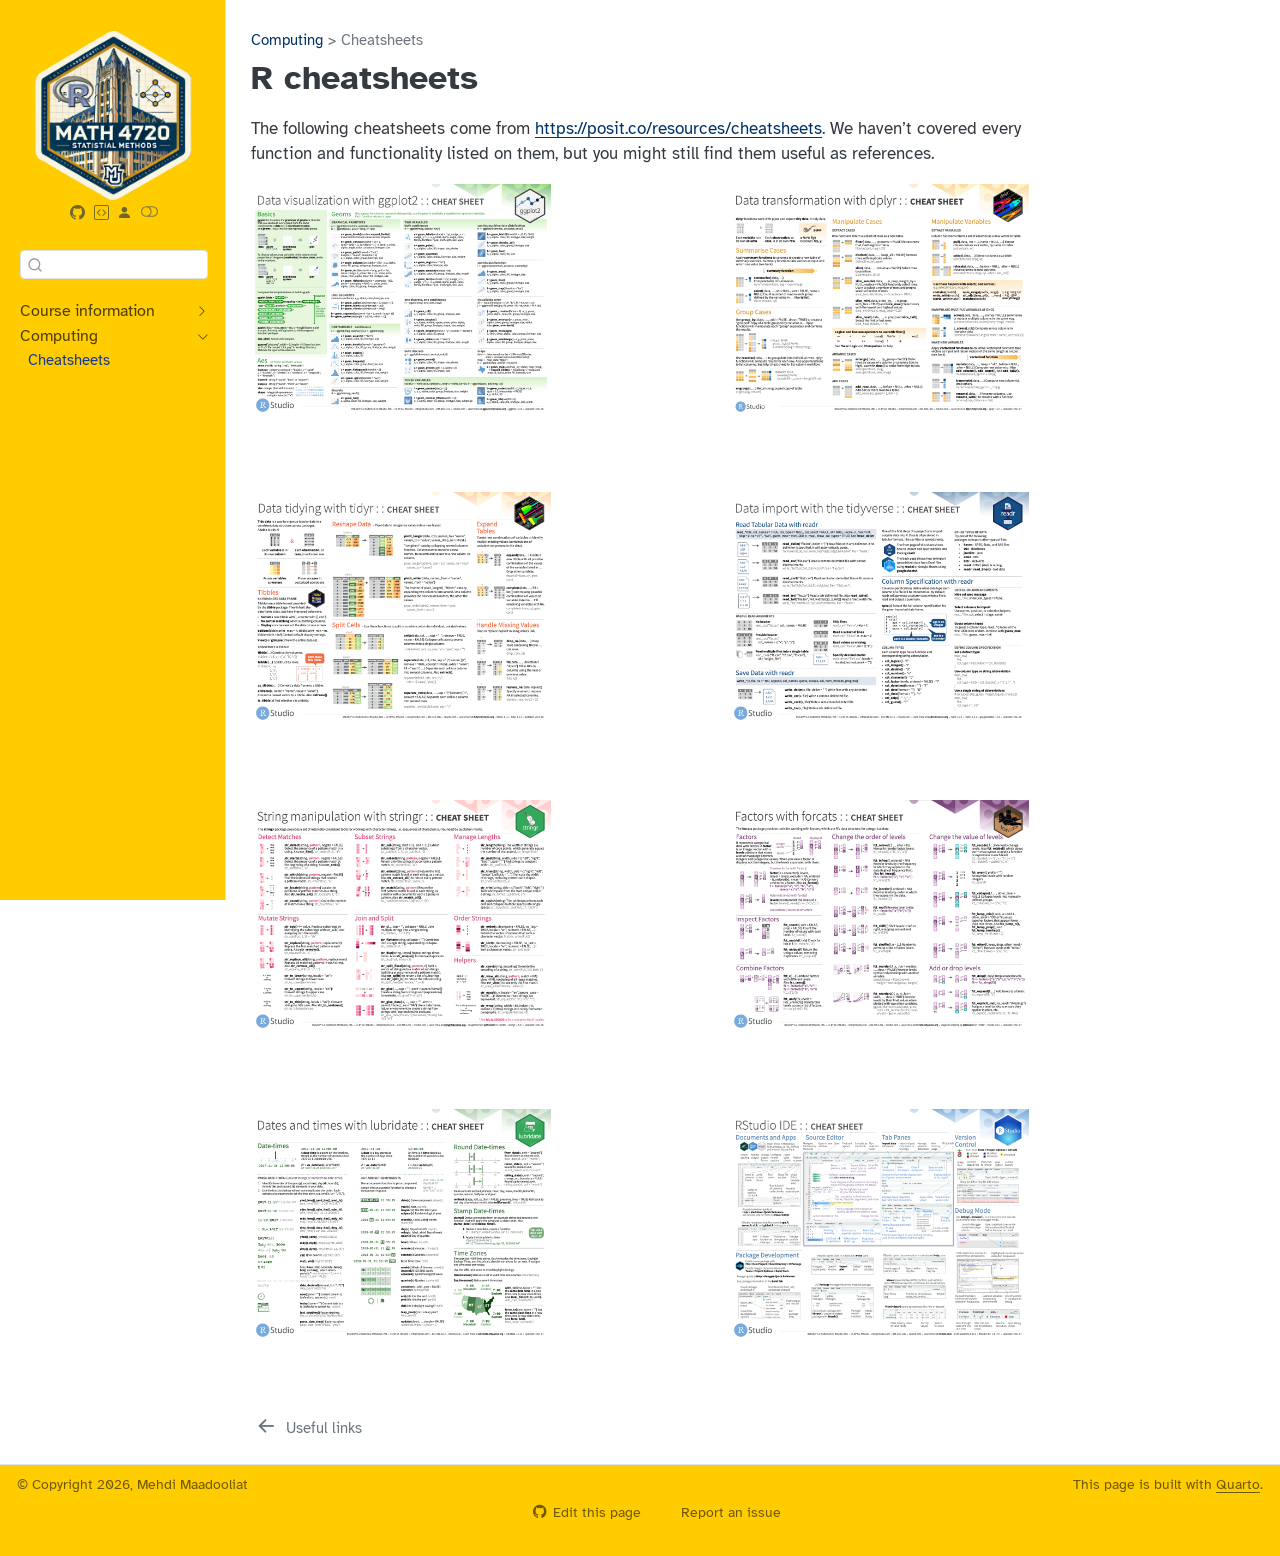
<file: computing/computing-cheatsheets.html>
<!DOCTYPE html>
<html xmlns="http://www.w3.org/1999/xhtml" lang="en" xml:lang="en"><head>

<meta charset="utf-8">
<meta name="generator" content="quarto-1.5.9">

<meta name="viewport" content="width=device-width, initial-scale=1.0, user-scalable=yes">


<title>MATH 4720 (MSSC 5720) – R cheatsheets</title>
<style>
code{white-space: pre-wrap;}
span.smallcaps{font-variant: small-caps;}
div.columns{display: flex; gap: min(4vw, 1.5em);}
div.column{flex: auto; overflow-x: auto;}
div.hanging-indent{margin-left: 1.5em; text-indent: -1.5em;}
ul.task-list{list-style: none;}
ul.task-list li input[type="checkbox"] {
  width: 0.8em;
  margin: 0 0.8em 0.2em -1em; /* quarto-specific, see https://github.com/quarto-dev/quarto-cli/issues/4556 */ 
  vertical-align: middle;
}
</style>


<script src="../site_libs/quarto-nav/quarto-nav.js"></script>
<script src="../site_libs/clipboard/clipboard.min.js"></script>
<script src="../site_libs/quarto-search/autocomplete.umd.js"></script>
<script src="../site_libs/quarto-search/fuse.min.js"></script>
<script src="../site_libs/quarto-search/quarto-search.js"></script>
<meta name="quarto:offset" content="../">
<link href="../course-links.html" rel="prev">
<script src="../site_libs/quarto-html/quarto.js"></script>
<script src="../site_libs/quarto-html/popper.min.js"></script>
<script src="../site_libs/quarto-html/tippy.umd.min.js"></script>
<script src="../site_libs/quarto-html/anchor.min.js"></script>
<link href="../site_libs/quarto-html/tippy.css" rel="stylesheet">
<link href="../site_libs/quarto-html/quarto-syntax-highlighting.css" rel="stylesheet" class="quarto-color-scheme" id="quarto-text-highlighting-styles">
<link href="../site_libs/quarto-html/quarto-syntax-highlighting-dark.css" rel="prefetch" class="quarto-color-scheme quarto-color-alternate" id="quarto-text-highlighting-styles">
<script src="../site_libs/bootstrap/bootstrap.min.js"></script>
<link href="../site_libs/bootstrap/bootstrap-icons.css" rel="stylesheet">
<link href="../site_libs/bootstrap/bootstrap.min.css" rel="stylesheet" class="quarto-color-scheme" id="quarto-bootstrap" data-mode="light">
<link href="../site_libs/bootstrap/bootstrap-dark.min.css" rel="prefetch" class="quarto-color-scheme quarto-color-alternate" id="quarto-bootstrap" data-mode="dark">
<script id="quarto-search-options" type="application/json">{
  "location": "sidebar",
  "copy-button": false,
  "collapse-after": 3,
  "panel-placement": "start",
  "type": "textbox",
  "limit": 50,
  "keyboard-shortcut": [
    "f",
    "/",
    "s"
  ],
  "show-item-context": false,
  "language": {
    "search-no-results-text": "No results",
    "search-matching-documents-text": "matching documents",
    "search-copy-link-title": "Copy link to search",
    "search-hide-matches-text": "Hide additional matches",
    "search-more-match-text": "more match in this document",
    "search-more-matches-text": "more matches in this document",
    "search-clear-button-title": "Clear",
    "search-text-placeholder": "",
    "search-detached-cancel-button-title": "Cancel",
    "search-submit-button-title": "Submit",
    "search-label": "Search"
  }
}</script>


<meta property="og:title" content="MATH 4720 (MSSC 5720) - R cheatsheets">
<meta property="og:description" content="Homepage for ‘Statistical Methods’ at Marquette University, Fall 2026.">
<meta property="og:site_name" content="MATH 4720 (MSSC 5720)">
<meta name="twitter:title" content="MATH 4720 (MSSC 5720) - R cheatsheets">
<meta name="twitter:description" content="Homepage for ‘Statistical Methods’ at Marquette University, Fall 2026.">
<meta name="twitter:image" content="https://tinyurl.com/f26-4720/computing/images/twitter-card.png">
<meta name="twitter:creator" content="@mmadoliat">
<meta name="twitter:card" content="summary_large_image">
</head>

<body class="nav-sidebar docked">

<div id="quarto-search-results"></div>
  <header id="quarto-header" class="headroom fixed-top">
  <nav class="quarto-secondary-nav">
    <div class="container-fluid d-flex">
      <button type="button" class="quarto-btn-toggle btn" data-bs-toggle="collapse" data-bs-target=".quarto-sidebar-collapse-item" aria-controls="quarto-sidebar" aria-expanded="false" aria-label="Toggle sidebar navigation" onclick="if (window.quartoToggleHeadroom) { window.quartoToggleHeadroom(); }">
        <i class="bi bi-layout-text-sidebar-reverse"></i>
      </button>
        <nav class="quarto-page-breadcrumbs" aria-label="breadcrumb"><ol class="breadcrumb"><li class="breadcrumb-item"><a href="../computing/computing-cheatsheets.html">Computing</a></li><li class="breadcrumb-item"><a href="../computing/computing-cheatsheets.html">Cheatsheets</a></li></ol></nav>
        <a class="flex-grow-1" role="button" data-bs-toggle="collapse" data-bs-target=".quarto-sidebar-collapse-item" aria-controls="quarto-sidebar" aria-expanded="false" aria-label="Toggle sidebar navigation" onclick="if (window.quartoToggleHeadroom) { window.quartoToggleHeadroom(); }">      
        </a>
      <button type="button" class="btn quarto-search-button" aria-label="" onclick="window.quartoOpenSearch();">
        <i class="bi bi-search"></i>
      </button>
    </div>
  </nav>
</header>
<!-- content -->
<div id="quarto-content" class="quarto-container page-columns page-rows-contents page-layout-article">
<!-- sidebar -->
  <nav id="quarto-sidebar" class="sidebar collapse collapse-horizontal quarto-sidebar-collapse-item sidebar-navigation docked overflow-auto">
    <div class="pt-lg-2 mt-2 text-center sidebar-header">
      <a href="../index.html" class="sidebar-logo-link">
      <img src="../images/logo.png" alt="" class="sidebar-logo py-0 d-lg-inline d-none">
      </a>
      <div class="sidebar-tools-main tools-wide">
    <a href="https://github.com/mmadoliat/statmeth-f26/" title="GitHub organization" class="quarto-navigation-tool px-1" aria-label="GitHub organization"><i class="bi bi-github"></i></a>
    <a href="https://tinyurl.com/f26-4720" title="TinyURL" class="quarto-navigation-tool px-1" aria-label="TinyURL"><i class="bi bi-code-square"></i></a>
    <a href="https://d2l.mu.edu/" title="D2L" class="quarto-navigation-tool px-1" aria-label="D2L"><i class="bi bi-person-fill"></i></a>
  <a href="" class="quarto-color-scheme-toggle quarto-navigation-tool  px-1" onclick="window.quartoToggleColorScheme(); return false;" title="Toggle dark mode"><i class="bi"></i></a>
</div>
      </div>
        <div class="mt-2 flex-shrink-0 align-items-center">
        <div class="sidebar-search">
        <div id="quarto-search" class="" title="Search"></div>
        </div>
        </div>
    <div class="sidebar-menu-container"> 
    <ul class="list-unstyled mt-1">
        <li class="sidebar-item sidebar-item-section">
      <div class="sidebar-item-container"> 
            <a class="sidebar-item-text sidebar-link text-start collapsed" data-bs-toggle="collapse" data-bs-target="#quarto-sidebar-section-1" aria-expanded="false">
 <span class="menu-text">Course information</span></a>
          <a class="sidebar-item-toggle text-start collapsed" data-bs-toggle="collapse" data-bs-target="#quarto-sidebar-section-1" aria-expanded="false" aria-label="Toggle section">
            <i class="bi bi-chevron-right ms-2"></i>
          </a> 
      </div>
      <ul id="quarto-sidebar-section-1" class="collapse list-unstyled sidebar-section depth1 ">  
          <li class="sidebar-item">
  <div class="sidebar-item-container"> 
  <a href="../course-overview.html" class="sidebar-item-text sidebar-link">
 <span class="menu-text">Overview</span></a>
  </div>
</li>
          <li class="sidebar-item">
  <div class="sidebar-item-container"> 
  <a href="../course-syllabus.html" class="sidebar-item-text sidebar-link">
 <span class="menu-text">Syllabus</span></a>
  </div>
</li>
          <li class="sidebar-item">
  <div class="sidebar-item-container"> 
  <a href="../index.html" class="sidebar-item-text sidebar-link">
 <span class="menu-text">Schedule</span></a>
  </div>
</li>
          <li class="sidebar-item">
  <div class="sidebar-item-container"> 
  <a href="../course-links.html" class="sidebar-item-text sidebar-link">
 <span class="menu-text">Useful links</span></a>
  </div>
</li>
      </ul>
  </li>
        <li class="sidebar-item sidebar-item-section">
      <div class="sidebar-item-container"> 
            <a class="sidebar-item-text sidebar-link text-start" data-bs-toggle="collapse" data-bs-target="#quarto-sidebar-section-2" aria-expanded="true">
 <span class="menu-text">Computing</span></a>
          <a class="sidebar-item-toggle text-start" data-bs-toggle="collapse" data-bs-target="#quarto-sidebar-section-2" aria-expanded="true" aria-label="Toggle section">
            <i class="bi bi-chevron-right ms-2"></i>
          </a> 
      </div>
      <ul id="quarto-sidebar-section-2" class="collapse list-unstyled sidebar-section depth1 show">  
          <li class="sidebar-item">
  <div class="sidebar-item-container"> 
  <a href="../computing/computing-cheatsheets.html" class="sidebar-item-text sidebar-link active">
 <span class="menu-text">Cheatsheets</span></a>
  </div>
</li>
      </ul>
  </li>
    </ul>
    </div>
</nav>
<div id="quarto-sidebar-glass" class="quarto-sidebar-collapse-item" data-bs-toggle="collapse" data-bs-target=".quarto-sidebar-collapse-item"></div>
<!-- margin-sidebar -->
    <div id="quarto-margin-sidebar" class="sidebar margin-sidebar zindex-bottom">
        
    </div>
<!-- main -->
<main class="content" id="quarto-document-content">

<header id="title-block-header" class="quarto-title-block default"><nav class="quarto-page-breadcrumbs quarto-title-breadcrumbs d-none d-lg-block" aria-label="breadcrumb"><ol class="breadcrumb"><li class="breadcrumb-item"><a href="../computing/computing-cheatsheets.html">Computing</a></li><li class="breadcrumb-item"><a href="../computing/computing-cheatsheets.html">Cheatsheets</a></li></ol></nav>
<div class="quarto-title">
<h1 class="title">R cheatsheets</h1>
</div>



<div class="quarto-title-meta">

    
  
    
  </div>
  


</header>


<p>The following cheatsheets come from <a href="https://posit.co/resources/cheatsheets" class="uri">https://posit.co/resources/cheatsheets</a>. We haven’t covered every function and functionality listed on them, but you might still find them useful as references.</p>
<div class="columns">
<div class="column" style="width:50%;">
<div class="quarto-figure quarto-figure-left">
<figure class="figure">
<p><a href="https://raw.githubusercontent.com/rstudio/cheatsheets/main/data-visualization.pdf"><img src="cheatsheets/data-visualization.png" class="img-fluid quarto-figure quarto-figure-left figure-img" alt="ggplot2 cheat sheet" width="300"></a></p>
</figure>
</div>
<p><br></p>
<div class="quarto-figure quarto-figure-left">
<figure class="figure">
<p><a href="https://raw.githubusercontent.com/rstudio/cheatsheets/main/tidyr.pdf"><img src="cheatsheets/tidyr.png" class="img-fluid quarto-figure quarto-figure-left figure-img" alt="ggplot2 cheat sheet" width="300"></a></p>
</figure>
</div>
<p><br></p>
<div class="quarto-figure quarto-figure-left">
<figure class="figure">
<p><a href="https://raw.githubusercontent.com/rstudio/cheatsheets/main/strings.pdf"><img src="cheatsheets/strings.png" class="img-fluid quarto-figure quarto-figure-left figure-img" alt="ggplot2 cheat sheet" width="300"></a></p>
</figure>
</div>
<p><br></p>
<div class="quarto-figure quarto-figure-left">
<figure class="figure">
<p><a href="https://raw.githubusercontent.com/rstudio/cheatsheets/main/lubridate.pdf"><img src="cheatsheets/lubridate.png" class="img-fluid quarto-figure quarto-figure-left figure-img" alt="ggplot2 cheat sheet" width="300"></a></p>
</figure>
</div>
</div><div class="column" style="width:50%;">
<div class="quarto-figure quarto-figure-right">
<figure class="figure">
<p><a href="https://raw.githubusercontent.com/rstudio/cheatsheets/main/data-transformation.pdf"><img src="cheatsheets/data-transformation.png" class="img-fluid quarto-figure quarto-figure-right figure-img" alt="ggplot2 cheat sheet" width="300"></a></p>
</figure>
</div>
<p><br></p>
<div class="quarto-figure quarto-figure-right">
<figure class="figure">
<p><a href="https://raw.githubusercontent.com/rstudio/cheatsheets/main/data-import.pdf"><img src="cheatsheets/data-import.png" class="img-fluid quarto-figure quarto-figure-right figure-img" alt="ggplot2 cheat sheet" width="300"></a></p>
</figure>
</div>
<p><br></p>
<div class="quarto-figure quarto-figure-right">
<figure class="figure">
<p><a href="https://raw.githubusercontent.com/rstudio/cheatsheets/main/factors.pdf"><img src="cheatsheets/factors.png" class="img-fluid quarto-figure quarto-figure-right figure-img" alt="ggplot2 cheat sheet" width="300"></a></p>
</figure>
</div>
<p><br></p>
<div class="quarto-figure quarto-figure-right">
<figure class="figure">
<p><a href="https://raw.githubusercontent.com/rstudio/cheatsheets/main/rstudio-ide.pdf"><img src="cheatsheets/rstudio-ide.png" class="img-fluid quarto-figure quarto-figure-right figure-img" alt="ggplot2 cheat sheet" width="300"></a></p>
</figure>
</div>
</div>
</div>



</main> <!-- /main -->
<script id="quarto-html-after-body" type="application/javascript">
window.document.addEventListener("DOMContentLoaded", function (event) {
  const toggleBodyColorMode = (bsSheetEl) => {
    const mode = bsSheetEl.getAttribute("data-mode");
    const bodyEl = window.document.querySelector("body");
    if (mode === "dark") {
      bodyEl.classList.add("quarto-dark");
      bodyEl.classList.remove("quarto-light");
    } else {
      bodyEl.classList.add("quarto-light");
      bodyEl.classList.remove("quarto-dark");
    }
  }
  const toggleBodyColorPrimary = () => {
    const bsSheetEl = window.document.querySelector("link#quarto-bootstrap");
    if (bsSheetEl) {
      toggleBodyColorMode(bsSheetEl);
    }
  }
  toggleBodyColorPrimary();  
  const disableStylesheet = (stylesheets) => {
    for (let i=0; i < stylesheets.length; i++) {
      const stylesheet = stylesheets[i];
      stylesheet.rel = 'prefetch';
    }
  }
  const enableStylesheet = (stylesheets) => {
    for (let i=0; i < stylesheets.length; i++) {
      const stylesheet = stylesheets[i];
      stylesheet.rel = 'stylesheet';
    }
  }
  const manageTransitions = (selector, allowTransitions) => {
    const els = window.document.querySelectorAll(selector);
    for (let i=0; i < els.length; i++) {
      const el = els[i];
      if (allowTransitions) {
        el.classList.remove('notransition');
      } else {
        el.classList.add('notransition');
      }
    }
  }
  const toggleGiscusIfUsed = (isAlternate, darkModeDefault) => {
    const baseTheme = document.querySelector('#giscus-base-theme')?.value ?? 'light';
    const alternateTheme = document.querySelector('#giscus-alt-theme')?.value ?? 'dark';
    let newTheme = '';
    if(darkModeDefault) {
      newTheme = isAlternate ? baseTheme : alternateTheme;
    } else {
      newTheme = isAlternate ? alternateTheme : baseTheme;
    }
    const changeGiscusTheme = () => {
      // From: https://github.com/giscus/giscus/issues/336
      const sendMessage = (message) => {
        const iframe = document.querySelector('iframe.giscus-frame');
        if (!iframe) return;
        iframe.contentWindow.postMessage({ giscus: message }, 'https://giscus.app');
      }
      sendMessage({
        setConfig: {
          theme: newTheme
        }
      });
    }
    const isGiscussLoaded = window.document.querySelector('iframe.giscus-frame') !== null;
    if (isGiscussLoaded) {
      changeGiscusTheme();
    }
  }
  const toggleColorMode = (alternate) => {
    // Switch the stylesheets
    const alternateStylesheets = window.document.querySelectorAll('link.quarto-color-scheme.quarto-color-alternate');
    manageTransitions('#quarto-margin-sidebar .nav-link', false);
    if (alternate) {
      enableStylesheet(alternateStylesheets);
      for (const sheetNode of alternateStylesheets) {
        if (sheetNode.id === "quarto-bootstrap") {
          toggleBodyColorMode(sheetNode);
        }
      }
    } else {
      disableStylesheet(alternateStylesheets);
      toggleBodyColorPrimary();
    }
    manageTransitions('#quarto-margin-sidebar .nav-link', true);
    // Switch the toggles
    const toggles = window.document.querySelectorAll('.quarto-color-scheme-toggle');
    for (let i=0; i < toggles.length; i++) {
      const toggle = toggles[i];
      if (toggle) {
        if (alternate) {
          toggle.classList.add("alternate");     
        } else {
          toggle.classList.remove("alternate");
        }
      }
    }
    // Hack to workaround the fact that safari doesn't
    // properly recolor the scrollbar when toggling (#1455)
    if (navigator.userAgent.indexOf('Safari') > 0 && navigator.userAgent.indexOf('Chrome') == -1) {
      manageTransitions("body", false);
      window.scrollTo(0, 1);
      setTimeout(() => {
        window.scrollTo(0, 0);
        manageTransitions("body", true);
      }, 40);  
    }
  }
  const isFileUrl = () => { 
    return window.location.protocol === 'file:';
  }
  const hasAlternateSentinel = () => {  
    let styleSentinel = getColorSchemeSentinel();
    if (styleSentinel !== null) {
      return styleSentinel === "alternate";
    } else {
      return false;
    }
  }
  const setStyleSentinel = (alternate) => {
    const value = alternate ? "alternate" : "default";
    if (!isFileUrl()) {
      window.localStorage.setItem("quarto-color-scheme", value);
    } else {
      localAlternateSentinel = value;
    }
  }
  const getColorSchemeSentinel = () => {
    if (!isFileUrl()) {
      const storageValue = window.localStorage.getItem("quarto-color-scheme");
      return storageValue != null ? storageValue : localAlternateSentinel;
    } else {
      return localAlternateSentinel;
    }
  }
  const darkModeDefault = false;
  let localAlternateSentinel = darkModeDefault ? 'alternate' : 'default';
  // Dark / light mode switch
  window.quartoToggleColorScheme = () => {
    // Read the current dark / light value 
    let toAlternate = !hasAlternateSentinel();
    toggleColorMode(toAlternate);
    setStyleSentinel(toAlternate);
    toggleGiscusIfUsed(toAlternate, darkModeDefault);
  };
  // Ensure there is a toggle, if there isn't float one in the top right
  if (window.document.querySelector('.quarto-color-scheme-toggle') === null) {
    const a = window.document.createElement('a');
    a.classList.add('top-right');
    a.classList.add('quarto-color-scheme-toggle');
    a.href = "";
    a.onclick = function() { try { window.quartoToggleColorScheme(); } catch {} return false; };
    const i = window.document.createElement("i");
    i.classList.add('bi');
    a.appendChild(i);
    window.document.body.appendChild(a);
  }
  // Switch to dark mode if need be
  if (hasAlternateSentinel()) {
    toggleColorMode(true);
  } else {
    toggleColorMode(false);
  }
  const icon = "";
  const anchorJS = new window.AnchorJS();
  anchorJS.options = {
    placement: 'right',
    icon: icon
  };
  anchorJS.add('.anchored');
  const isCodeAnnotation = (el) => {
    for (const clz of el.classList) {
      if (clz.startsWith('code-annotation-')) {                     
        return true;
      }
    }
    return false;
  }
  const clipboard = new window.ClipboardJS('.code-copy-button', {
    text: function(trigger) {
      const codeEl = trigger.previousElementSibling.cloneNode(true);
      for (const childEl of codeEl.children) {
        if (isCodeAnnotation(childEl)) {
          childEl.remove();
        }
      }
      return codeEl.innerText;
    }
  });
  clipboard.on('success', function(e) {
    // button target
    const button = e.trigger;
    // don't keep focus
    button.blur();
    // flash "checked"
    button.classList.add('code-copy-button-checked');
    var currentTitle = button.getAttribute("title");
    button.setAttribute("title", "Copied!");
    let tooltip;
    if (window.bootstrap) {
      button.setAttribute("data-bs-toggle", "tooltip");
      button.setAttribute("data-bs-placement", "left");
      button.setAttribute("data-bs-title", "Copied!");
      tooltip = new bootstrap.Tooltip(button, 
        { trigger: "manual", 
          customClass: "code-copy-button-tooltip",
          offset: [0, -8]});
      tooltip.show();    
    }
    setTimeout(function() {
      if (tooltip) {
        tooltip.hide();
        button.removeAttribute("data-bs-title");
        button.removeAttribute("data-bs-toggle");
        button.removeAttribute("data-bs-placement");
      }
      button.setAttribute("title", currentTitle);
      button.classList.remove('code-copy-button-checked');
    }, 1000);
    // clear code selection
    e.clearSelection();
  });
  function tippyHover(el, contentFn, onTriggerFn, onUntriggerFn) {
    const config = {
      allowHTML: true,
      maxWidth: 500,
      delay: 100,
      arrow: false,
      appendTo: function(el) {
          return el.parentElement;
      },
      interactive: true,
      interactiveBorder: 10,
      theme: 'quarto',
      placement: 'bottom-start',
    };
    if (contentFn) {
      config.content = contentFn;
    }
    if (onTriggerFn) {
      config.onTrigger = onTriggerFn;
    }
    if (onUntriggerFn) {
      config.onUntrigger = onUntriggerFn;
    }
    window.tippy(el, config); 
  }
  const noterefs = window.document.querySelectorAll('a[role="doc-noteref"]');
  for (var i=0; i<noterefs.length; i++) {
    const ref = noterefs[i];
    tippyHover(ref, function() {
      // use id or data attribute instead here
      let href = ref.getAttribute('data-footnote-href') || ref.getAttribute('href');
      try { href = new URL(href).hash; } catch {}
      const id = href.replace(/^#\/?/, "");
      const note = window.document.getElementById(id);
      return note.innerHTML;
    });
  }
  const xrefs = window.document.querySelectorAll('a.quarto-xref');
  const processXRef = (id, note) => {
    // Strip column container classes
    const stripColumnClz = (el) => {
      el.classList.remove("page-full", "page-columns");
      if (el.children) {
        for (const child of el.children) {
          stripColumnClz(child);
        }
      }
    }
    stripColumnClz(note)
    if (id === null || id.startsWith('sec-')) {
      // Special case sections, only their first couple elements
      const container = document.createElement("div");
      if (note.children && note.children.length > 2) {
        container.appendChild(note.children[0].cloneNode(true));
        for (let i = 1; i < note.children.length; i++) {
          const child = note.children[i];
          if (child.tagName === "P" && child.innerText === "") {
            continue;
          } else {
            container.appendChild(child.cloneNode(true));
            break;
          }
        }
        if (window.Quarto?.typesetMath) {
          window.Quarto.typesetMath(container);
        }
        return container.innerHTML
      } else {
        if (window.Quarto?.typesetMath) {
          window.Quarto.typesetMath(note);
        }
        return note.innerHTML;
      }
    } else {
      // Remove any anchor links if they are present
      const anchorLink = note.querySelector('a.anchorjs-link');
      if (anchorLink) {
        anchorLink.remove();
      }
      if (window.Quarto?.typesetMath) {
        window.Quarto.typesetMath(note);
      }
      // TODO in 1.5, we should make sure this works without a callout special case
      if (note.classList.contains("callout")) {
        return note.outerHTML;
      } else {
        return note.innerHTML;
      }
    }
  }
  for (var i=0; i<xrefs.length; i++) {
    const xref = xrefs[i];
    tippyHover(xref, undefined, function(instance) {
      instance.disable();
      let url = xref.getAttribute('href');
      let hash = undefined; 
      if (url.startsWith('#')) {
        hash = url;
      } else {
        try { hash = new URL(url).hash; } catch {}
      }
      if (hash) {
        const id = hash.replace(/^#\/?/, "");
        const note = window.document.getElementById(id);
        if (note !== null) {
          try {
            const html = processXRef(id, note.cloneNode(true));
            instance.setContent(html);
          } finally {
            instance.enable();
            instance.show();
          }
        } else {
          // See if we can fetch this
          fetch(url.split('#')[0])
          .then(res => res.text())
          .then(html => {
            const parser = new DOMParser();
            const htmlDoc = parser.parseFromString(html, "text/html");
            const note = htmlDoc.getElementById(id);
            if (note !== null) {
              const html = processXRef(id, note);
              instance.setContent(html);
            } 
          }).finally(() => {
            instance.enable();
            instance.show();
          });
        }
      } else {
        // See if we can fetch a full url (with no hash to target)
        // This is a special case and we should probably do some content thinning / targeting
        fetch(url)
        .then(res => res.text())
        .then(html => {
          const parser = new DOMParser();
          const htmlDoc = parser.parseFromString(html, "text/html");
          const note = htmlDoc.querySelector('main.content');
          if (note !== null) {
            // This should only happen for chapter cross references
            // (since there is no id in the URL)
            // remove the first header
            if (note.children.length > 0 && note.children[0].tagName === "HEADER") {
              note.children[0].remove();
            }
            const html = processXRef(null, note);
            instance.setContent(html);
          } 
        }).finally(() => {
          instance.enable();
          instance.show();
        });
      }
    }, function(instance) {
    });
  }
      let selectedAnnoteEl;
      const selectorForAnnotation = ( cell, annotation) => {
        let cellAttr = 'data-code-cell="' + cell + '"';
        let lineAttr = 'data-code-annotation="' +  annotation + '"';
        const selector = 'span[' + cellAttr + '][' + lineAttr + ']';
        return selector;
      }
      const selectCodeLines = (annoteEl) => {
        const doc = window.document;
        const targetCell = annoteEl.getAttribute("data-target-cell");
        const targetAnnotation = annoteEl.getAttribute("data-target-annotation");
        const annoteSpan = window.document.querySelector(selectorForAnnotation(targetCell, targetAnnotation));
        const lines = annoteSpan.getAttribute("data-code-lines").split(",");
        const lineIds = lines.map((line) => {
          return targetCell + "-" + line;
        })
        let top = null;
        let height = null;
        let parent = null;
        if (lineIds.length > 0) {
            //compute the position of the single el (top and bottom and make a div)
            const el = window.document.getElementById(lineIds[0]);
            top = el.offsetTop;
            height = el.offsetHeight;
            parent = el.parentElement.parentElement;
          if (lineIds.length > 1) {
            const lastEl = window.document.getElementById(lineIds[lineIds.length - 1]);
            const bottom = lastEl.offsetTop + lastEl.offsetHeight;
            height = bottom - top;
          }
          if (top !== null && height !== null && parent !== null) {
            // cook up a div (if necessary) and position it 
            let div = window.document.getElementById("code-annotation-line-highlight");
            if (div === null) {
              div = window.document.createElement("div");
              div.setAttribute("id", "code-annotation-line-highlight");
              div.style.position = 'absolute';
              parent.appendChild(div);
            }
            div.style.top = top - 2 + "px";
            div.style.height = height + 4 + "px";
            div.style.left = 0;
            let gutterDiv = window.document.getElementById("code-annotation-line-highlight-gutter");
            if (gutterDiv === null) {
              gutterDiv = window.document.createElement("div");
              gutterDiv.setAttribute("id", "code-annotation-line-highlight-gutter");
              gutterDiv.style.position = 'absolute';
              const codeCell = window.document.getElementById(targetCell);
              const gutter = codeCell.querySelector('.code-annotation-gutter');
              gutter.appendChild(gutterDiv);
            }
            gutterDiv.style.top = top - 2 + "px";
            gutterDiv.style.height = height + 4 + "px";
          }
          selectedAnnoteEl = annoteEl;
        }
      };
      const unselectCodeLines = () => {
        const elementsIds = ["code-annotation-line-highlight", "code-annotation-line-highlight-gutter"];
        elementsIds.forEach((elId) => {
          const div = window.document.getElementById(elId);
          if (div) {
            div.remove();
          }
        });
        selectedAnnoteEl = undefined;
      };
        // Handle positioning of the toggle
    window.addEventListener(
      "resize",
      throttle(() => {
        elRect = undefined;
        if (selectedAnnoteEl) {
          selectCodeLines(selectedAnnoteEl);
        }
      }, 10)
    );
    function throttle(fn, ms) {
    let throttle = false;
    let timer;
      return (...args) => {
        if(!throttle) { // first call gets through
            fn.apply(this, args);
            throttle = true;
        } else { // all the others get throttled
            if(timer) clearTimeout(timer); // cancel #2
            timer = setTimeout(() => {
              fn.apply(this, args);
              timer = throttle = false;
            }, ms);
        }
      };
    }
      // Attach click handler to the DT
      const annoteDls = window.document.querySelectorAll('dt[data-target-cell]');
      for (const annoteDlNode of annoteDls) {
        annoteDlNode.addEventListener('click', (event) => {
          const clickedEl = event.target;
          if (clickedEl !== selectedAnnoteEl) {
            unselectCodeLines();
            const activeEl = window.document.querySelector('dt[data-target-cell].code-annotation-active');
            if (activeEl) {
              activeEl.classList.remove('code-annotation-active');
            }
            selectCodeLines(clickedEl);
            clickedEl.classList.add('code-annotation-active');
          } else {
            // Unselect the line
            unselectCodeLines();
            clickedEl.classList.remove('code-annotation-active');
          }
        });
      }
  const findCites = (el) => {
    const parentEl = el.parentElement;
    if (parentEl) {
      const cites = parentEl.dataset.cites;
      if (cites) {
        return {
          el,
          cites: cites.split(' ')
        };
      } else {
        return findCites(el.parentElement)
      }
    } else {
      return undefined;
    }
  };
  var bibliorefs = window.document.querySelectorAll('a[role="doc-biblioref"]');
  for (var i=0; i<bibliorefs.length; i++) {
    const ref = bibliorefs[i];
    const citeInfo = findCites(ref);
    if (citeInfo) {
      tippyHover(citeInfo.el, function() {
        var popup = window.document.createElement('div');
        citeInfo.cites.forEach(function(cite) {
          var citeDiv = window.document.createElement('div');
          citeDiv.classList.add('hanging-indent');
          citeDiv.classList.add('csl-entry');
          var biblioDiv = window.document.getElementById('ref-' + cite);
          if (biblioDiv) {
            citeDiv.innerHTML = biblioDiv.innerHTML;
          }
          popup.appendChild(citeDiv);
        });
        return popup.innerHTML;
      });
    }
  }
});
</script>
<nav class="page-navigation">
  <div class="nav-page nav-page-previous">
      <a href="../course-links.html" class="pagination-link" aria-label="Useful links">
        <i class="bi bi-arrow-left-short"></i> <span class="nav-page-text">Useful links</span>
      </a>          
  </div>
  <div class="nav-page nav-page-next">
  </div>
</nav>
</div> <!-- /content -->
<footer class="footer">
  <div class="nav-footer">
    <div class="nav-footer-left">
<p>© Copyright 2026, Mehdi Maadooliat</p>
</div>   
    <div class="nav-footer-center">
      &nbsp;
    <div class="toc-actions"><ul><li><a href="https://github.com/mmadoliat/statmeth-f26/edit/main/computing/computing-cheatsheets.qmd" class="toc-action"><i class="bi bi-github"></i>Edit this page</a></li><li><a href="https://github.com/mmadoliat/statmeth-f26/issues/new" class="toc-action"><i class="bi empty"></i>Report an issue</a></li></ul></div></div>
    <div class="nav-footer-right">
<p>This page is built with <a href="https://quarto.org/">Quarto</a>.</p>
</div>
  </div>
</footer>




</body></html>
</file>
<file: site_libs/quarto-html/tippy.css>
.tippy-box[data-animation=fade][data-state=hidden]{opacity:0}[data-tippy-root]{max-width:calc(100vw - 10px)}.tippy-box{position:relative;background-color:#333;color:#fff;border-radius:4px;font-size:14px;line-height:1.4;white-space:normal;outline:0;transition-property:transform,visibility,opacity}.tippy-box[data-placement^=top]>.tippy-arrow{bottom:0}.tippy-box[data-placement^=top]>.tippy-arrow:before{bottom:-7px;left:0;border-width:8px 8px 0;border-top-color:initial;transform-origin:center top}.tippy-box[data-placement^=bottom]>.tippy-arrow{top:0}.tippy-box[data-placement^=bottom]>.tippy-arrow:before{top:-7px;left:0;border-width:0 8px 8px;border-bottom-color:initial;transform-origin:center bottom}.tippy-box[data-placement^=left]>.tippy-arrow{right:0}.tippy-box[data-placement^=left]>.tippy-arrow:before{border-width:8px 0 8px 8px;border-left-color:initial;right:-7px;transform-origin:center left}.tippy-box[data-placement^=right]>.tippy-arrow{left:0}.tippy-box[data-placement^=right]>.tippy-arrow:before{left:-7px;border-width:8px 8px 8px 0;border-right-color:initial;transform-origin:center right}.tippy-box[data-inertia][data-state=visible]{transition-timing-function:cubic-bezier(.54,1.5,.38,1.11)}.tippy-arrow{width:16px;height:16px;color:#333}.tippy-arrow:before{content:"";position:absolute;border-color:transparent;border-style:solid}.tippy-content{position:relative;padding:5px 9px;z-index:1}
</file>
<file: site_libs/quarto-html/quarto-syntax-highlighting.css>
/* quarto syntax highlight colors */
:root {
  --quarto-hl-ot-color: #ffa07a;
  --quarto-hl-at-color: #ffd700;
  --quarto-hl-ss-color: #abe338;
  --quarto-hl-an-color: #d4d0ab;
  --quarto-hl-fu-color: #ffd700;
  --quarto-hl-st-color: #abe338;
  --quarto-hl-cf-color: #ffa07a;
  --quarto-hl-op-color: #00e0e0;
  --quarto-hl-er-color: #dcc6e0;
  --quarto-hl-bn-color: #dcc6e0;
  --quarto-hl-al-color: #dcc6e0;
  --quarto-hl-va-color: #f5ab35;
  --quarto-hl-bu-color: #f5ab35;
  --quarto-hl-ex-color: #ffd700;
  --quarto-hl-pp-color: #dcc6e0;
  --quarto-hl-in-color: #d4d0ab;
  --quarto-hl-vs-color: #abe338;
  --quarto-hl-wa-color: #d4d0ab;
  --quarto-hl-do-color: #d4d0ab;
  --quarto-hl-im-color: #f8f8f2;
  --quarto-hl-ch-color: #abe338;
  --quarto-hl-dt-color: #dcc6e0;
  --quarto-hl-fl-color: #f5ab35;
  --quarto-hl-co-color: #d4d0ab;
  --quarto-hl-cv-color: #d4d0ab;
  --quarto-hl-cn-color: #ffa07a;
  --quarto-hl-sc-color: #00e0e0;
  --quarto-hl-dv-color: #dcc6e0;
  --quarto-hl-kw-color: #ffa07a;
}

/* other quarto variables */
:root {
  --quarto-font-monospace: SFMono-Regular, Menlo, Monaco, Consolas, "Liberation Mono", "Courier New", monospace;
}

pre > code.sourceCode > span {
  color: #f8f8f2;
}

code span {
  color: #f8f8f2;
}

code.sourceCode > span {
  color: #f8f8f2;
}

div.sourceCode,
div.sourceCode pre.sourceCode {
  color: #f8f8f2;
}

code span.ot {
  color: #ffa07a;
  font-style: inherit;
}

code span.at {
  color: #ffd700;
  font-style: inherit;
}

code span.ss {
  color: #abe338;
  font-style: inherit;
}

code span.an {
  color: #d4d0ab;
  font-style: inherit;
}

code span.fu {
  color: #ffd700;
  font-style: inherit;
}

code span.st {
  color: #abe338;
  font-style: inherit;
}

code span.cf {
  color: #ffa07a;
  font-style: inherit;
}

code span.op {
  color: #00e0e0;
  font-style: inherit;
}

code span.er {
  color: #dcc6e0;
  font-style: inherit;
}

code span.bn {
  color: #dcc6e0;
  font-style: inherit;
}

code span.al {
  color: #dcc6e0;
  font-style: inherit;
}

code span.va {
  color: #f5ab35;
  font-style: inherit;
}

code span.bu {
  color: #f5ab35;
  font-style: inherit;
}

code span.ex {
  color: #ffd700;
  font-style: inherit;
}

code span.pp {
  color: #dcc6e0;
  font-style: inherit;
}

code span.in {
  color: #d4d0ab;
  font-style: inherit;
}

code span.vs {
  color: #abe338;
  font-style: inherit;
}

code span.wa {
  color: #d4d0ab;
  font-style: italic;
}

code span.do {
  color: #d4d0ab;
  font-style: italic;
}

code span.im {
  color: #f8f8f2;
  font-style: inherit;
}

code span.ch {
  color: #abe338;
  font-style: inherit;
}

code span.dt {
  color: #dcc6e0;
  font-style: inherit;
}

code span.fl {
  color: #f5ab35;
  font-style: inherit;
}

code span.co {
  color: #d4d0ab;
  font-style: inherit;
}

code span.cv {
  color: #d4d0ab;
  font-style: italic;
}

code span.cn {
  color: #ffa07a;
  font-style: inherit;
}

code span.sc {
  color: #00e0e0;
  font-style: inherit;
}

code span.dv {
  color: #dcc6e0;
  font-style: inherit;
}

code span.kw {
  color: #ffa07a;
  font-style: inherit;
}

.prevent-inlining {
  content: "</";
}

/*# sourceMappingURL=debc5d5d77c3f9108843748ff7464032.css.map */
</file>
<file: site_libs/quarto-html/quarto-syntax-highlighting-dark.css>
/* quarto syntax highlight colors */
:root {
  --quarto-hl-ot-color: #ffa07a;
  --quarto-hl-at-color: #ffd700;
  --quarto-hl-ss-color: #abe338;
  --quarto-hl-an-color: #d4d0ab;
  --quarto-hl-fu-color: #ffd700;
  --quarto-hl-st-color: #abe338;
  --quarto-hl-cf-color: #ffa07a;
  --quarto-hl-op-color: #00e0e0;
  --quarto-hl-er-color: #dcc6e0;
  --quarto-hl-bn-color: #dcc6e0;
  --quarto-hl-al-color: #dcc6e0;
  --quarto-hl-va-color: #f5ab35;
  --quarto-hl-bu-color: #f5ab35;
  --quarto-hl-ex-color: #ffd700;
  --quarto-hl-pp-color: #dcc6e0;
  --quarto-hl-in-color: #d4d0ab;
  --quarto-hl-vs-color: #abe338;
  --quarto-hl-wa-color: #d4d0ab;
  --quarto-hl-do-color: #d4d0ab;
  --quarto-hl-im-color: #f8f8f2;
  --quarto-hl-ch-color: #abe338;
  --quarto-hl-dt-color: #dcc6e0;
  --quarto-hl-fl-color: #f5ab35;
  --quarto-hl-co-color: #d4d0ab;
  --quarto-hl-cv-color: #d4d0ab;
  --quarto-hl-cn-color: #ffa07a;
  --quarto-hl-sc-color: #00e0e0;
  --quarto-hl-dv-color: #dcc6e0;
  --quarto-hl-kw-color: #ffa07a;
}

/* other quarto variables */
:root {
  --quarto-font-monospace: SFMono-Regular, Menlo, Monaco, Consolas, "Liberation Mono", "Courier New", monospace;
}

pre > code.sourceCode > span {
  color: #f8f8f2;
}

code span {
  color: #f8f8f2;
}

code.sourceCode > span {
  color: #f8f8f2;
}

div.sourceCode,
div.sourceCode pre.sourceCode {
  color: #f8f8f2;
}

code span.ot {
  color: #ffa07a;
  font-style: inherit;
}

code span.at {
  color: #ffd700;
  font-style: inherit;
}

code span.ss {
  color: #abe338;
  font-style: inherit;
}

code span.an {
  color: #d4d0ab;
  font-style: inherit;
}

code span.fu {
  color: #ffd700;
  font-style: inherit;
}

code span.st {
  color: #abe338;
  font-style: inherit;
}

code span.cf {
  color: #ffa07a;
  font-style: inherit;
}

code span.op {
  color: #00e0e0;
  font-style: inherit;
}

code span.er {
  color: #dcc6e0;
  font-style: inherit;
}

code span.bn {
  color: #dcc6e0;
  font-style: inherit;
}

code span.al {
  color: #dcc6e0;
  font-style: inherit;
}

code span.va {
  color: #f5ab35;
  font-style: inherit;
}

code span.bu {
  color: #f5ab35;
  font-style: inherit;
}

code span.ex {
  color: #ffd700;
  font-style: inherit;
}

code span.pp {
  color: #dcc6e0;
  font-style: inherit;
}

code span.in {
  color: #d4d0ab;
  font-style: inherit;
}

code span.vs {
  color: #abe338;
  font-style: inherit;
}

code span.wa {
  color: #d4d0ab;
  font-style: italic;
}

code span.do {
  color: #d4d0ab;
  font-style: italic;
}

code span.im {
  color: #f8f8f2;
  font-style: inherit;
}

code span.ch {
  color: #abe338;
  font-style: inherit;
}

code span.dt {
  color: #dcc6e0;
  font-style: inherit;
}

code span.fl {
  color: #f5ab35;
  font-style: inherit;
}

code span.co {
  color: #d4d0ab;
  font-style: inherit;
}

code span.cv {
  color: #d4d0ab;
  font-style: italic;
}

code span.cn {
  color: #ffa07a;
  font-style: inherit;
}

code span.sc {
  color: #00e0e0;
  font-style: inherit;
}

code span.dv {
  color: #dcc6e0;
  font-style: inherit;
}

code span.kw {
  color: #ffa07a;
  font-style: inherit;
}

.prevent-inlining {
  content: "</";
}

/*# sourceMappingURL=935a306eefa94366c21e1a970dddb765.css.map */
</file>
